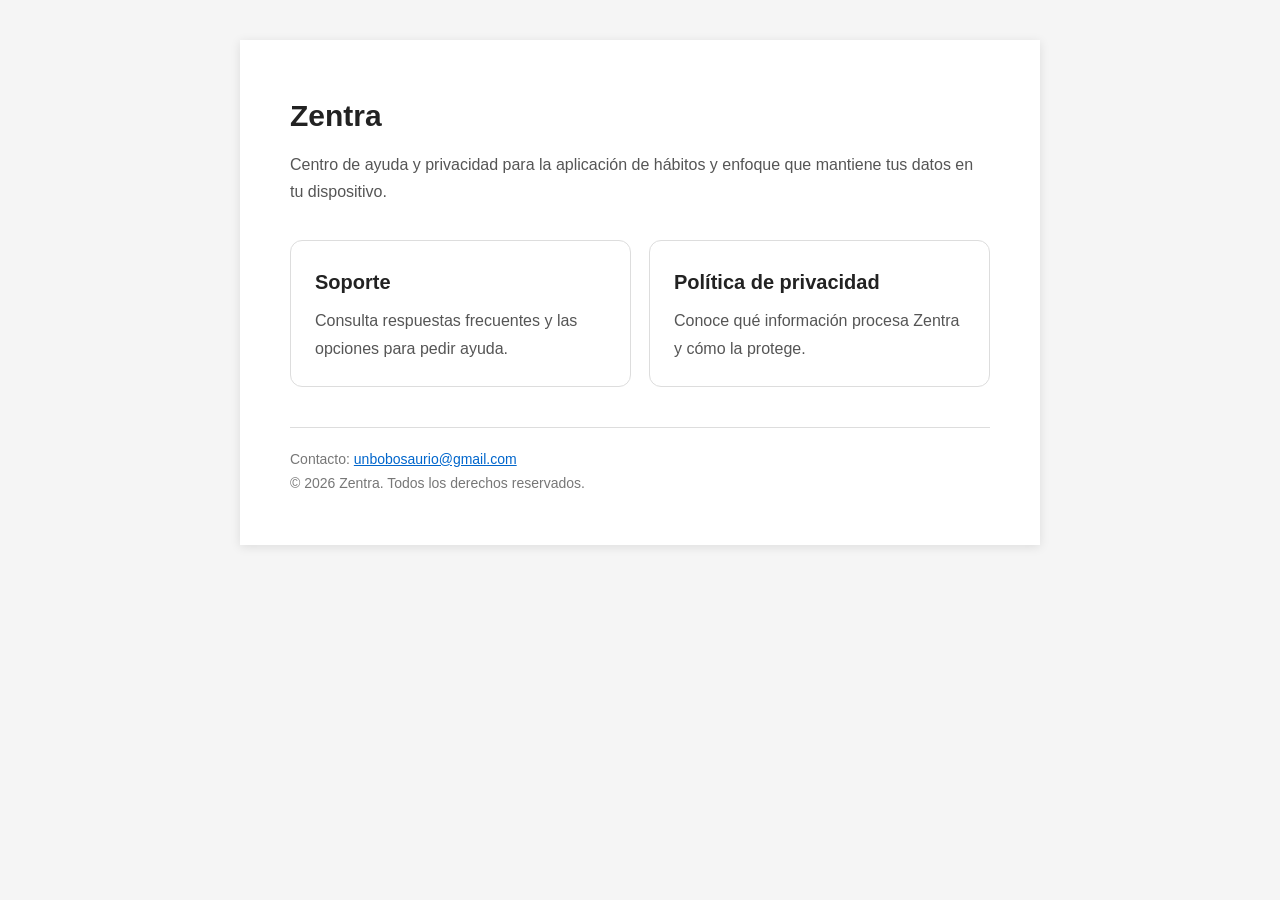
<file: docs/index.html>
<!DOCTYPE html>
<html lang="es">
<head>
    <meta charset="UTF-8">
    <meta name="viewport" content="width=device-width, initial-scale=1.0">
    <meta name="description" content="Centro de ayuda, soporte y privacidad de Zentra.">
    <title>Zentra - Ayuda y privacidad</title>
    <style>
        * {
            box-sizing: border-box;
            margin: 0;
            padding: 0;
        }
        body {
            min-height: 100vh;
            padding: 40px 20px;
            background: #f5f5f5;
            color: #333;
            font-family: -apple-system, BlinkMacSystemFont, "Segoe UI", Roboto, sans-serif;
            line-height: 1.7;
        }
        main {
            max-width: 800px;
            margin: 0 auto;
            padding: 50px;
            background: #fff;
            box-shadow: 0 2px 10px rgba(0, 0, 0, 0.1);
        }
        h1 {
            margin-bottom: 10px;
            color: #222;
            font-size: 30px;
        }
        .intro {
            margin-bottom: 35px;
            color: #555;
        }
        .links {
            display: grid;
            grid-template-columns: repeat(2, minmax(0, 1fr));
            gap: 18px;
        }
        .card {
            display: block;
            padding: 24px;
            border: 1px solid #ddd;
            border-radius: 12px;
            color: inherit;
            text-decoration: none;
        }
        .card:hover,
        .card:focus-visible {
            border-color: #0066cc;
            outline: none;
        }
        .card h2 {
            margin-bottom: 8px;
            color: #222;
            font-size: 20px;
        }
        .card p {
            color: #555;
        }
        footer {
            margin-top: 40px;
            padding-top: 20px;
            border-top: 1px solid #ddd;
            color: #777;
            font-size: 14px;
        }
        footer a {
            color: #0066cc;
        }
        @media (max-width: 600px) {
            main {
                padding: 30px 20px;
            }
            .links {
                grid-template-columns: 1fr;
            }
        }
    </style>
</head>
<body>
    <main>
        <h1>Zentra</h1>
        <p class="intro">
            Centro de ayuda y privacidad para la aplicación de hábitos y enfoque
            que mantiene tus datos en tu dispositivo.
        </p>

        <div class="links">
            <a class="card" href="support.html">
                <h2>Soporte</h2>
                <p>Consulta respuestas frecuentes y las opciones para pedir ayuda.</p>
            </a>
            <a class="card" href="privacy-policy.html">
                <h2>Política de privacidad</h2>
                <p>Conoce qué información procesa Zentra y cómo la protege.</p>
            </a>
        </div>

        <footer>
            <p>
                Contacto:
                <a href="mailto:unbobosaurio@gmail.com">unbobosaurio@gmail.com</a>
            </p>
            <p>© 2026 Zentra. Todos los derechos reservados.</p>
        </footer>
    </main>
</body>
</html>
</file>
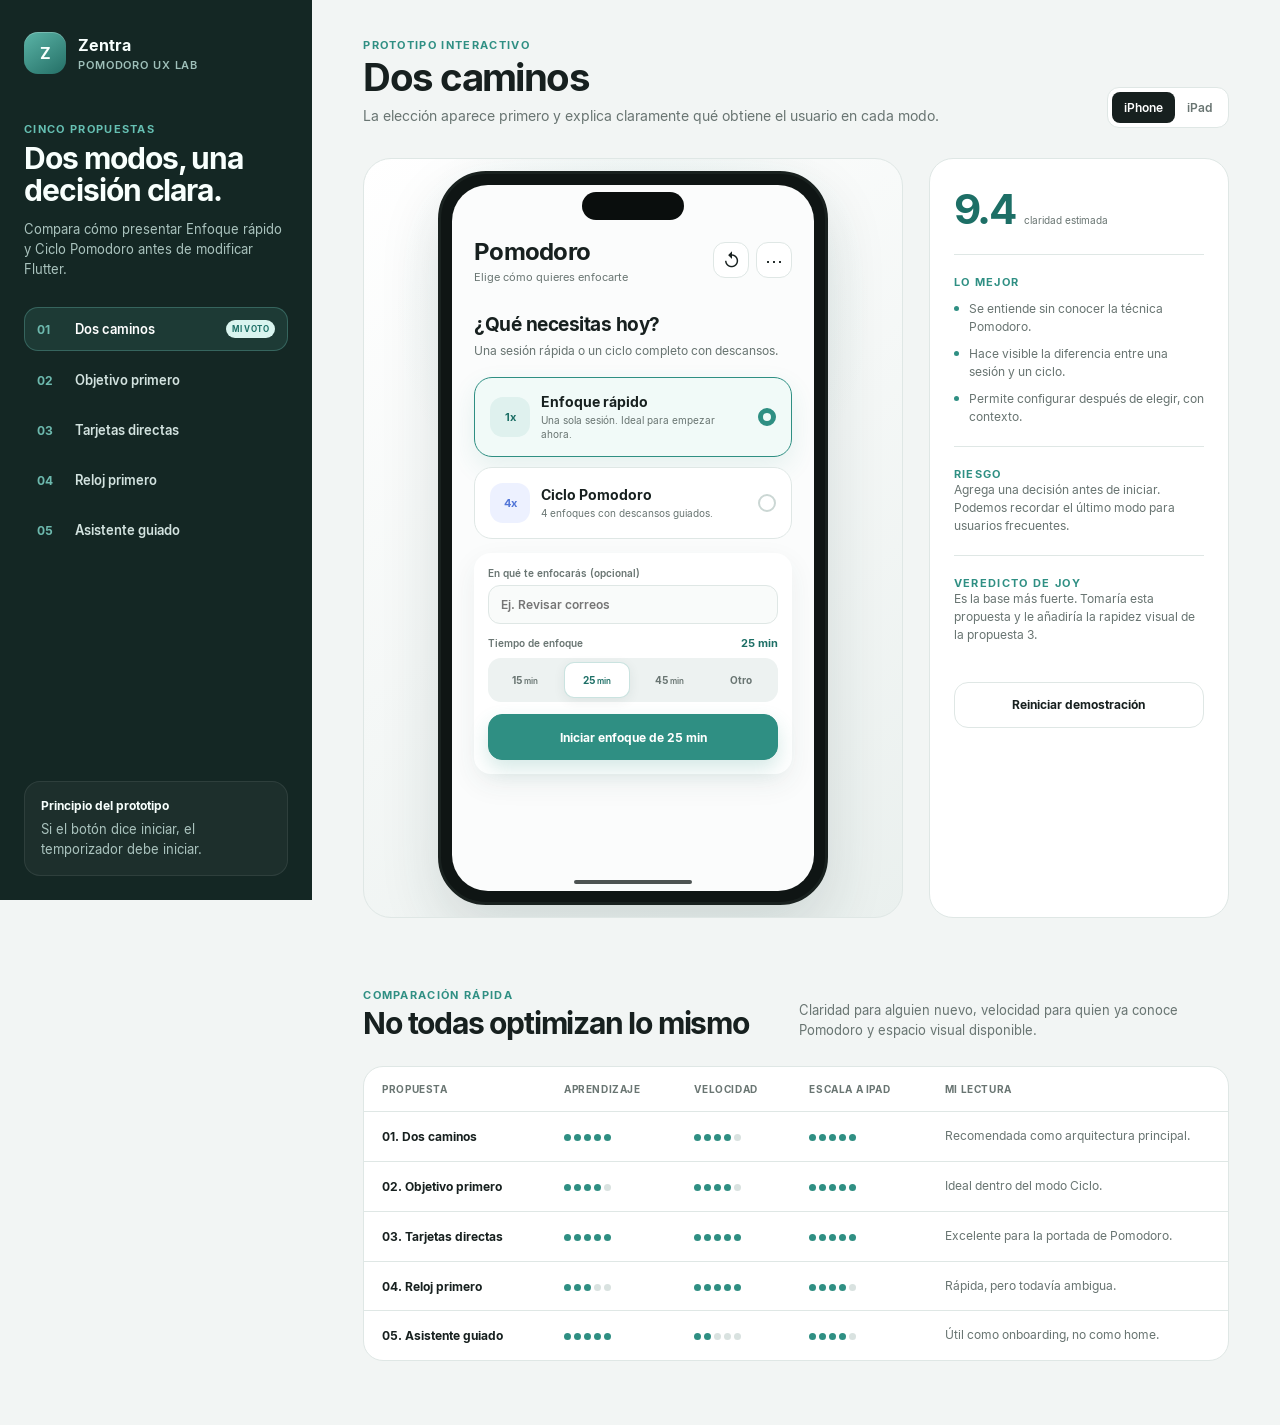
<file: design/pomodoro-ux-lab/index.html>
<!doctype html>
<html lang="es">
  <head>
    <meta charset="utf-8" />
    <meta name="viewport" content="width=device-width, initial-scale=1" />
    <meta
      name="description"
      content="Laboratorio local de propuestas UX para el temporizador Pomodoro de Zentra."
    />
    <title>Zentra Pomodoro UX Lab</title>
    <link rel="stylesheet" href="./styles.css" />
  </head>
  <body>
    <div class="app-shell">
      <aside class="sidebar">
        <div class="brand">
          <span class="brand-mark" aria-hidden="true">Z</span>
          <div>
            <span>Zentra</span>
            <small>Pomodoro UX Lab</small>
          </div>
        </div>

        <div class="sidebar-copy">
          <p class="eyebrow">Cinco propuestas</p>
          <h1>Dos modos, una decisión clara.</h1>
          <p>
            Compara cómo presentar Enfoque rápido y Ciclo Pomodoro antes de
            modificar Flutter.
          </p>
        </div>

        <nav id="variant-nav" class="variant-nav" aria-label="Propuestas UX"></nav>

        <div class="sidebar-note">
          <strong>Principio del prototipo</strong>
          <p>Si el botón dice iniciar, el temporizador debe iniciar.</p>
        </div>
      </aside>

      <main class="workspace">
        <header class="workspace-header">
          <div>
            <p class="eyebrow">Prototipo interactivo</p>
            <h2 id="proposal-title">Propuesta</h2>
            <p id="proposal-subtitle" class="proposal-subtitle"></p>
          </div>

          <div class="viewport-switcher" aria-label="Vista del dispositivo">
            <button class="viewport-button active" data-viewport="phone" type="button">
              iPhone
            </button>
            <button class="viewport-button" data-viewport="tablet" type="button">
              iPad
            </button>
          </div>
        </header>

        <section class="prototype-grid">
          <div class="device-stage" id="device-stage">
            <div class="device phone" id="device">
              <div class="device-speaker" aria-hidden="true"></div>
              <div class="device-screen" id="mockup" aria-live="polite"></div>
              <div class="home-indicator" aria-hidden="true"></div>
            </div>
          </div>

          <aside class="review-panel">
            <div class="review-score">
              <span id="proposal-score">0.0</span>
              <small>claridad estimada</small>
            </div>

            <div class="review-section">
              <p class="eyebrow">Lo mejor</p>
              <ul id="proposal-strengths"></ul>
            </div>

            <div class="review-section">
              <p class="eyebrow">Riesgo</p>
              <p id="proposal-risk"></p>
            </div>

            <div class="review-section verdict">
              <p class="eyebrow">Veredicto de Joy</p>
              <p id="proposal-verdict"></p>
            </div>

            <button class="secondary-action full" id="reset-demo" type="button">
              Reiniciar demostración
            </button>
          </aside>
        </section>

        <section class="comparison">
          <div class="section-heading">
            <div>
              <p class="eyebrow">Comparación rápida</p>
              <h2>No todas optimizan lo mismo</h2>
            </div>
            <p>
              Claridad para alguien nuevo, velocidad para quien ya conoce
              Pomodoro y espacio visual disponible.
            </p>
          </div>

          <div class="comparison-table-wrap">
            <table>
              <thead>
                <tr>
                  <th>Propuesta</th>
                  <th>Aprendizaje</th>
                  <th>Velocidad</th>
                  <th>Escala a iPad</th>
                  <th>Mi lectura</th>
                </tr>
              </thead>
              <tbody id="comparison-body"></tbody>
            </table>
          </div>
        </section>
      </main>
    </div>

    <dialog id="settings-dialog" class="settings-dialog">
      <form method="dialog">
        <div class="dialog-header">
          <div>
            <p class="eyebrow">Personalizar</p>
            <h2>Tiempos del modo</h2>
          </div>
          <button class="icon-button" value="cancel" aria-label="Cerrar" type="submit">
            <span aria-hidden="true">×</span>
          </button>
        </div>

        <label class="duration-control">
          <span>
            <strong>Enfoque</strong>
            <output id="focus-output">25 min</output>
          </span>
          <input id="focus-range" type="range" min="5" max="60" step="5" value="25" />
        </label>

        <div id="cycle-settings">
          <label class="duration-control">
            <span>
              <strong>Descanso corto</strong>
              <output id="short-output">5 min</output>
            </span>
            <input id="short-range" type="range" min="1" max="15" value="5" />
          </label>

          <label class="duration-control">
            <span>
              <strong>Descanso largo</strong>
              <output id="long-output">15 min</output>
            </span>
            <input id="long-range" type="range" min="5" max="30" step="5" value="15" />
          </label>

          <label class="duration-control">
            <span>
              <strong>Sesiones de enfoque</strong>
              <output id="cycles-output">4 sesiones</output>
            </span>
            <input id="cycles-range" type="range" min="2" max="8" value="4" />
          </label>
        </div>

        <button class="primary-action full" id="save-settings" value="default" type="submit">
          Guardar configuración
        </button>
      </form>
    </dialog>

    <script src="./app.js"></script>
  </body>
</html>
</file>
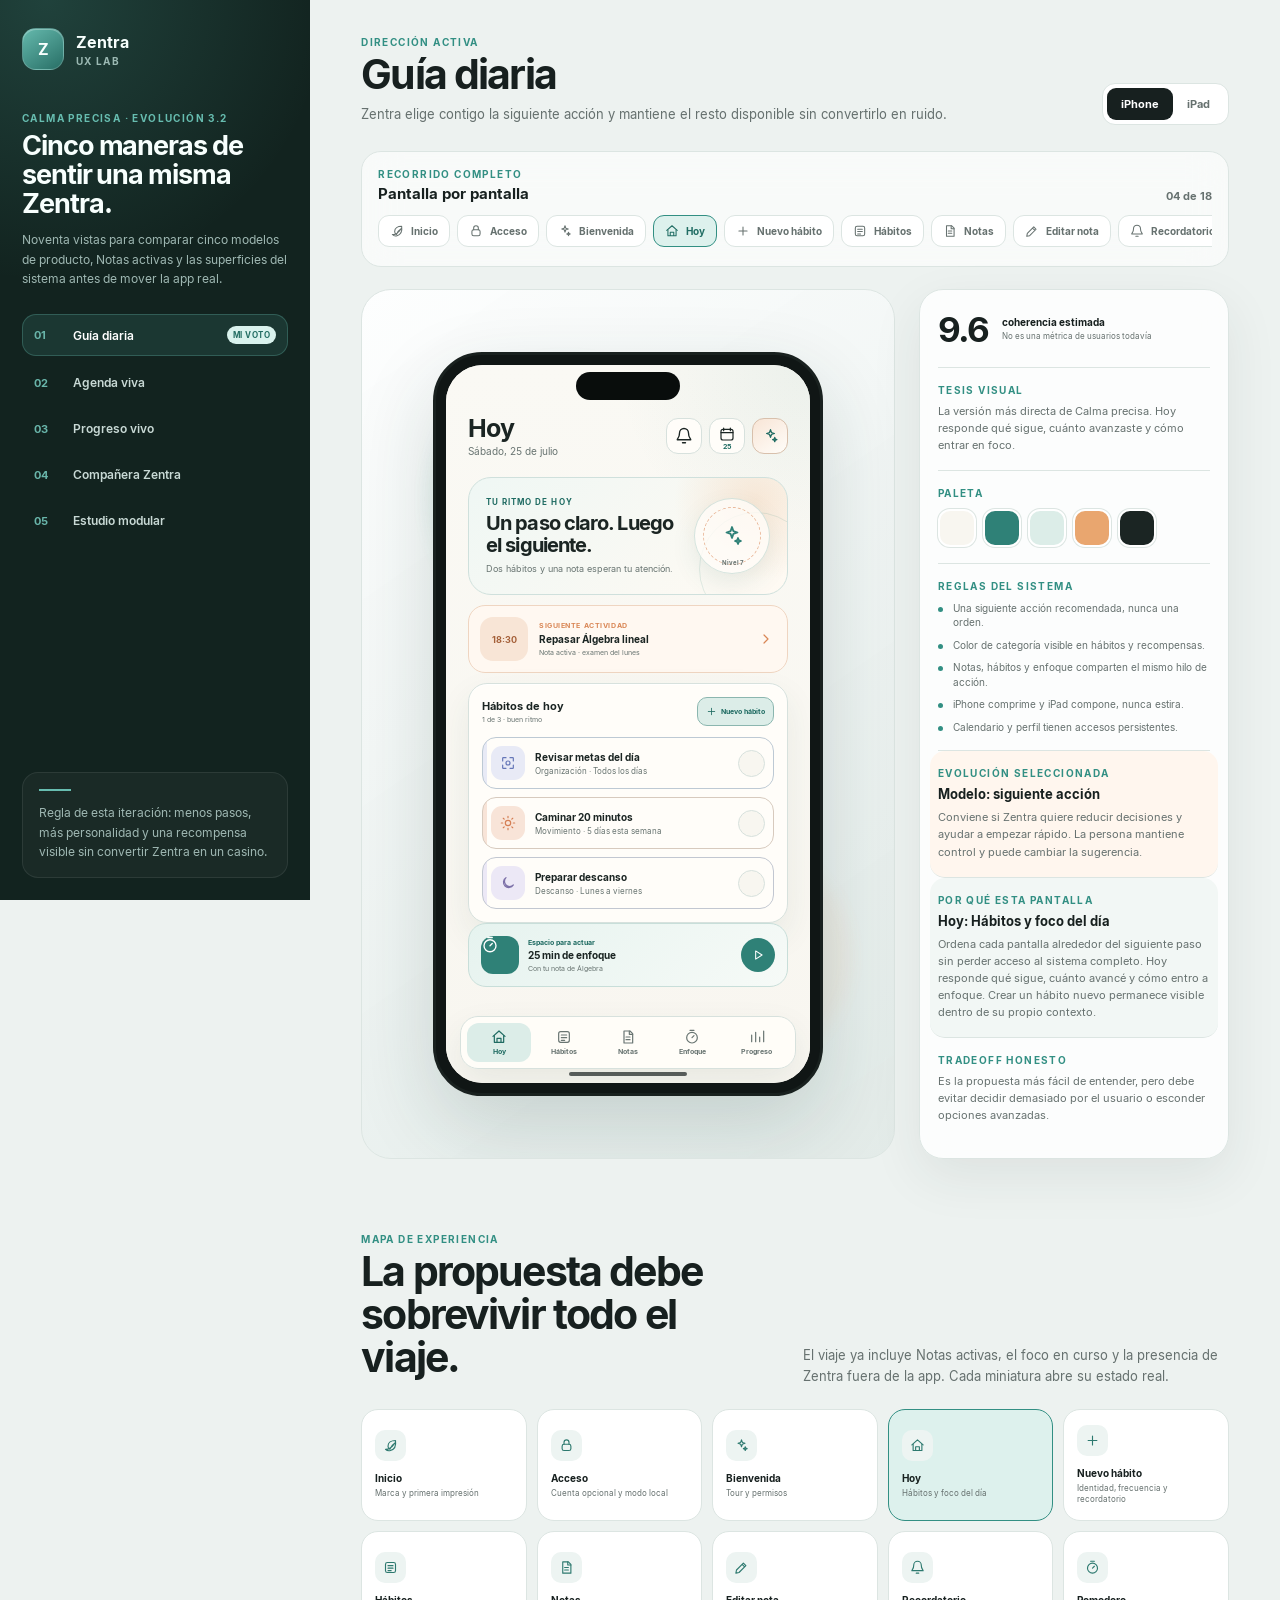
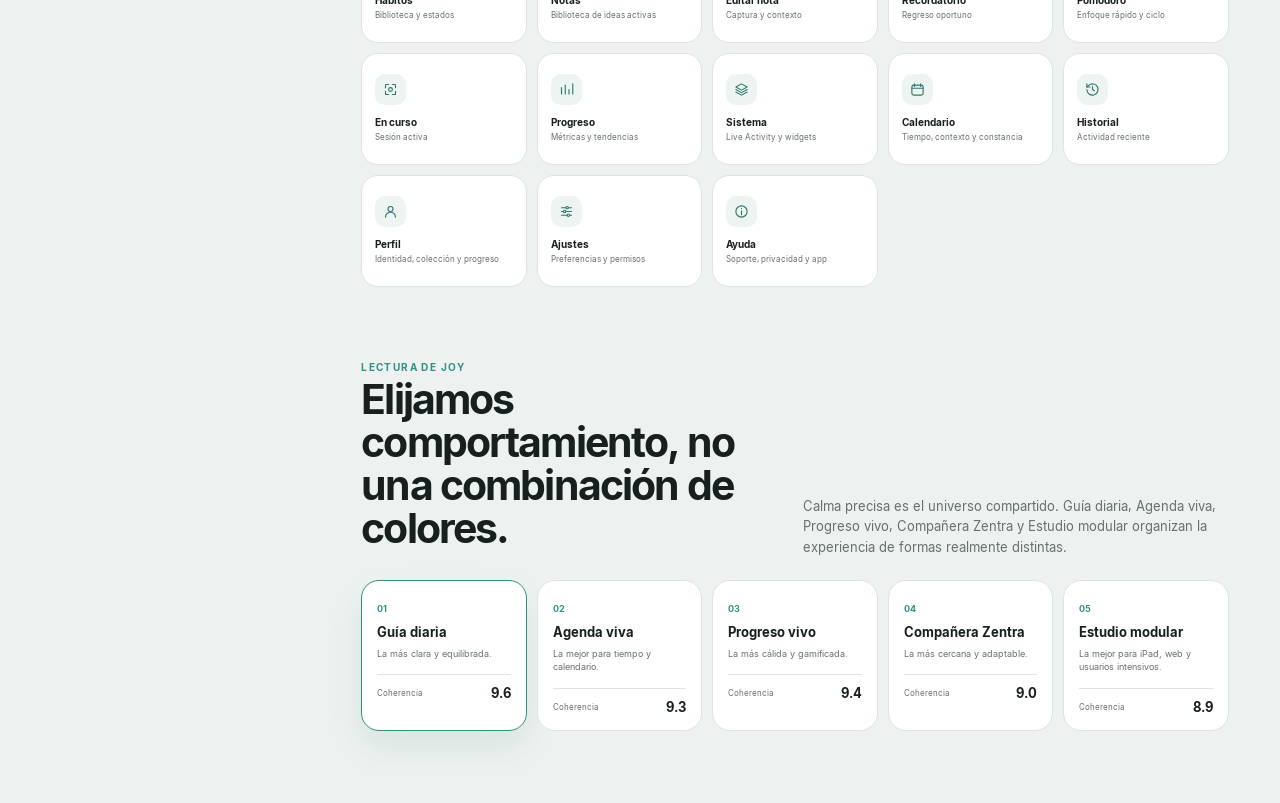
<file: design/zentra-ux-lab/index.html>
<!doctype html>
<html lang="es">
  <head>
    <meta charset="utf-8" />
    <meta name="viewport" content="width=device-width, initial-scale=1" />
    <meta
      name="description"
      content="Laboratorio interactivo de Calma precisa y las cinco direcciones UX de Zentra."
    />
    <title>Zentra UX Lab</title>
    <link rel="stylesheet" href="./styles.css" />
  </head>
  <body>
    <div class="lab-shell">
      <aside class="lab-sidebar">
        <a class="brand" href="#top" aria-label="Zentra UX Lab">
          <span class="brand-mark">Z</span>
          <span>
            <strong>Zentra</strong>
            <small>UX Lab</small>
          </span>
        </a>

        <div class="sidebar-intro">
          <p class="eyebrow">Calma precisa · evolución 3.2</p>
          <h1>Cinco maneras de sentir una misma Zentra.</h1>
          <p>
            Noventa vistas para comparar cinco modelos de producto, Notas
            activas y las superficies del sistema antes de mover la app real.
          </p>
        </div>

        <nav
          id="concept-nav"
          class="concept-nav"
          aria-label="Direcciones de diseño"
        ></nav>

        <div class="sidebar-note">
          <span class="note-line"></span>
          <p>
            Regla de esta iteración: menos pasos, más personalidad y una
            recompensa visible sin convertir Zentra en un casino.
          </p>
        </div>
      </aside>

      <main class="lab-main" id="top">
        <header class="lab-header">
          <div>
            <p class="eyebrow">Dirección activa</p>
            <h2 id="concept-title"></h2>
            <p id="concept-tagline" class="concept-tagline"></p>
          </div>
          <div class="viewport-switcher" aria-label="Tamaño de dispositivo">
            <button class="viewport-button active" data-viewport="phone" type="button" aria-pressed="true" aria-current="true">
              iPhone
            </button>
            <button class="viewport-button" data-viewport="tablet" type="button" aria-pressed="false">
              iPad
            </button>
          </div>
        </header>

        <section class="screen-browser" aria-labelledby="screen-browser-title">
          <div class="section-title-row">
            <div>
              <p class="eyebrow">Recorrido completo</p>
              <h3 id="screen-browser-title">Pantalla por pantalla</h3>
            </div>
            <p>
              <span id="screen-count">01</span> de
              <span id="screen-total">18</span>
            </p>
          </div>
          <nav
            id="screen-nav"
            class="screen-nav"
            aria-label="Pantallas de Zentra"
          ></nav>
        </section>

        <section class="studio-grid">
          <div class="device-stage">
            <div class="ambient ambient-one"></div>
            <div class="ambient ambient-two"></div>
            <div class="device phone" id="device">
              <div class="device-camera" aria-hidden="true"></div>
              <div id="mockup" class="device-screen"></div>
              <div class="home-indicator" aria-hidden="true"></div>
            </div>
          </div>

          <aside class="decision-panel">
            <div class="score-card">
              <span id="concept-score"></span>
              <div>
                <strong>coherencia estimada</strong>
                <small>No es una métrica de usuarios todavía</small>
              </div>
            </div>

            <div class="decision-section">
              <p class="eyebrow">Tesis visual</p>
              <p id="concept-thesis"></p>
            </div>

            <div class="decision-section">
              <p class="eyebrow">Paleta</p>
              <div id="palette" class="palette"></div>
            </div>

            <div class="decision-section">
              <p class="eyebrow">Reglas del sistema</p>
              <ul id="concept-principles"></ul>
            </div>

            <div class="decision-section evolution-section">
              <p class="eyebrow">Evolución seleccionada</p>
              <h3 id="concept-evolution-title"></h3>
              <p id="concept-evolution-copy"></p>
            </div>

            <div class="decision-section screen-decision">
              <p class="eyebrow">Por qué esta pantalla</p>
              <h3 id="screen-decision-title"></h3>
              <p id="screen-decision-copy"></p>
            </div>

            <div class="decision-section tradeoff">
              <p class="eyebrow">Tradeoff honesto</p>
              <p id="concept-tradeoff"></p>
            </div>
          </aside>
        </section>

        <section class="journey-section">
          <div class="section-heading">
            <div>
              <p class="eyebrow">Mapa de experiencia</p>
              <h2>La propuesta debe sobrevivir todo el viaje.</h2>
            </div>
            <p>
              El viaje ya incluye Notas activas, el foco en curso y la presencia
              de Zentra fuera de la app. Cada miniatura abre su estado real.
            </p>
          </div>
          <div id="journey-grid" class="journey-grid"></div>
        </section>

        <section class="comparison-section">
          <div class="section-heading">
            <div>
              <p class="eyebrow">Lectura de Joy</p>
              <h2>Elijamos comportamiento, no una combinación de colores.</h2>
            </div>
            <p>
              Calma precisa es el universo compartido. Guía diaria, Agenda viva,
              Progreso vivo, Compañera Zentra y Estudio modular organizan la
              experiencia de formas realmente distintas.
            </p>
          </div>
          <div class="comparison-grid" id="comparison-grid"></div>
        </section>
      </main>
    </div>

    <div class="dial-layer" id="dial-layer" hidden>
      <button
        class="dial-backdrop"
        data-action="close-dial"
        type="button"
        aria-label="Cerrar selector"
      ></button>
      <section class="dial-sheet" role="dialog" aria-modal="true" aria-labelledby="dial-title">
        <div class="dial-sheet-header">
          <div>
            <p class="eyebrow">Duración personalizada</p>
            <h2 id="dial-title">Tiempo de enfoque</h2>
            <p>Gira el dial. El límite por sesión es 60 minutos.</p>
          </div>
          <button class="icon-button" data-action="close-dial" type="button" aria-label="Cerrar">
            <span aria-hidden="true">×</span>
          </button>
        </div>
        <div class="rotary-wrap">
          <div class="rotary-dial" id="rotary-dial">
            <span class="dial-pointer"></span>
            <span id="dial-value" class="dial-value">25</span>
            <small>minutos</small>
          </div>
        </div>
        <label class="range-label">
          <span>5 min</span>
          <input id="minute-range" type="range" min="5" max="60" value="25" />
          <span>60 min</span>
        </label>
        <button class="primary-button full" data-action="apply-dial" type="button">
          Usar <span id="dial-action-value">25</span> minutos
        </button>
      </section>
    </div>

    <script src="./app.js"></script>
  </body>
</html>
</file>
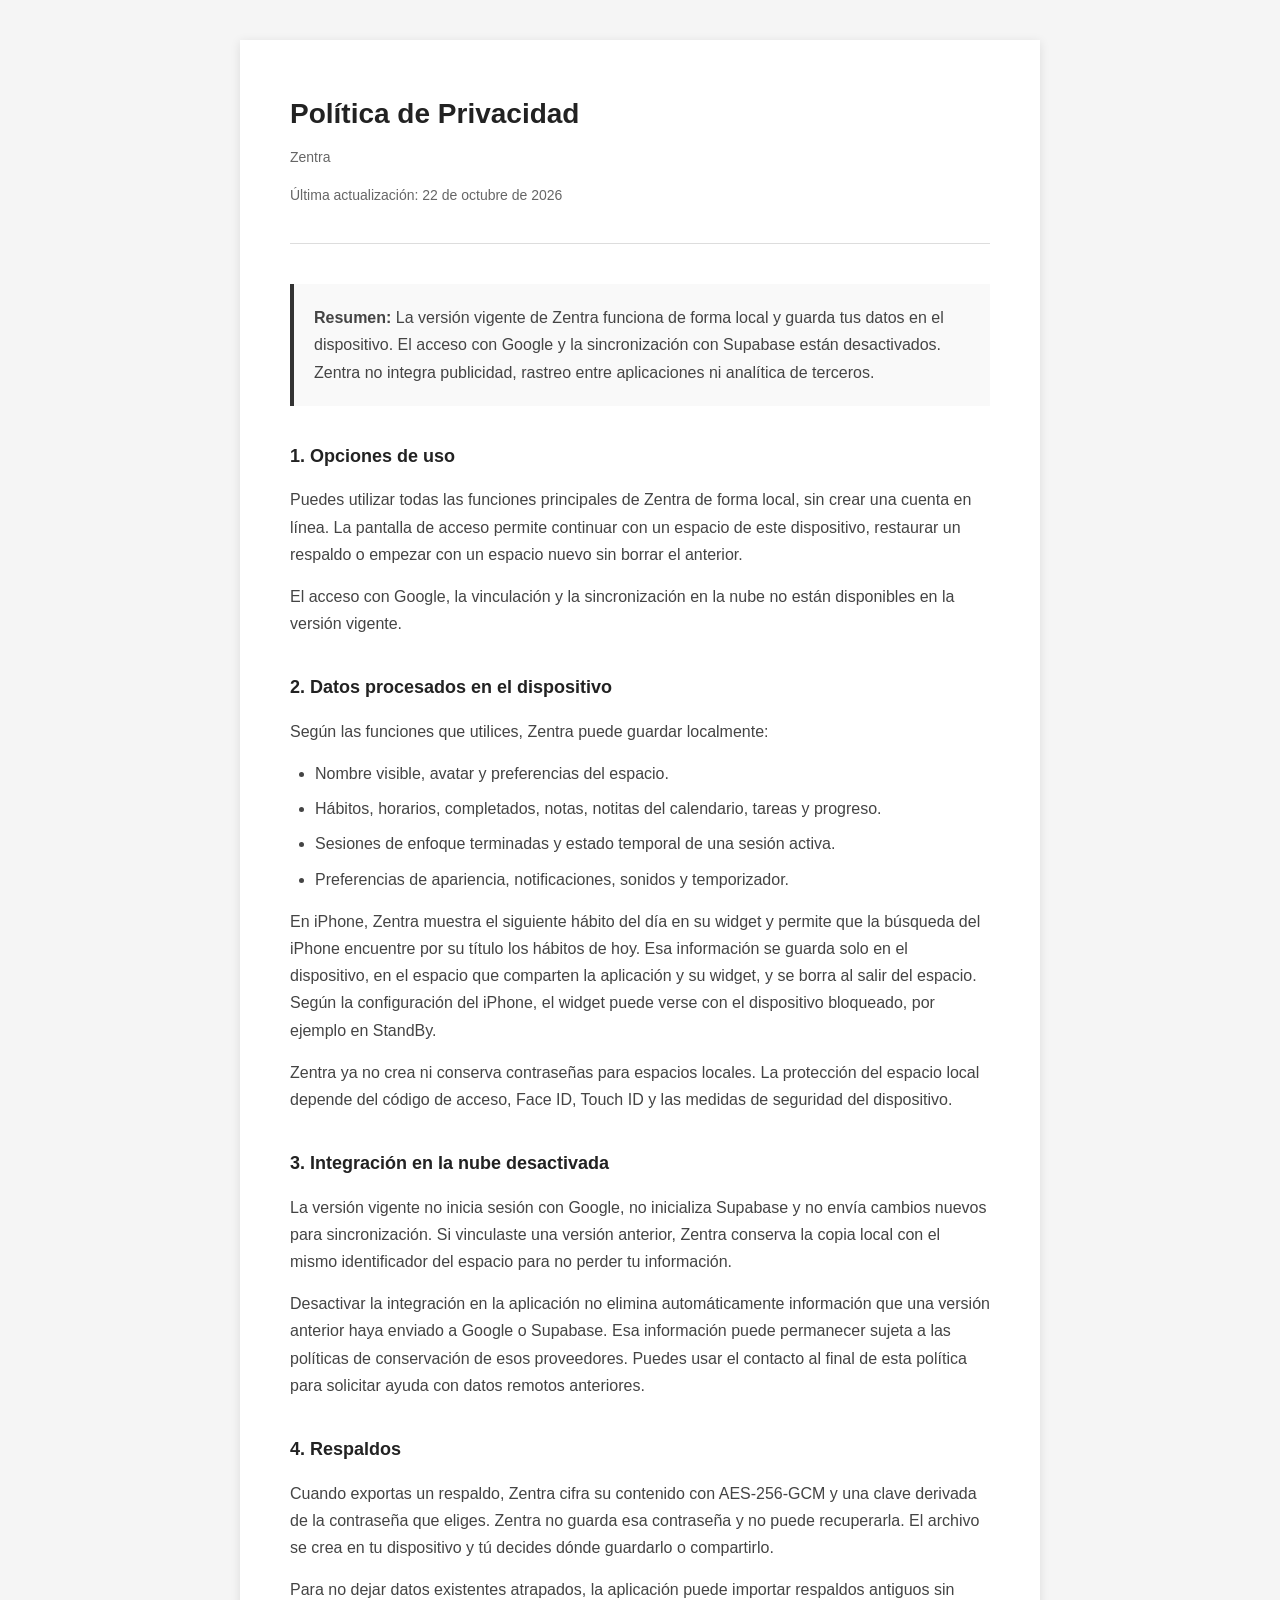
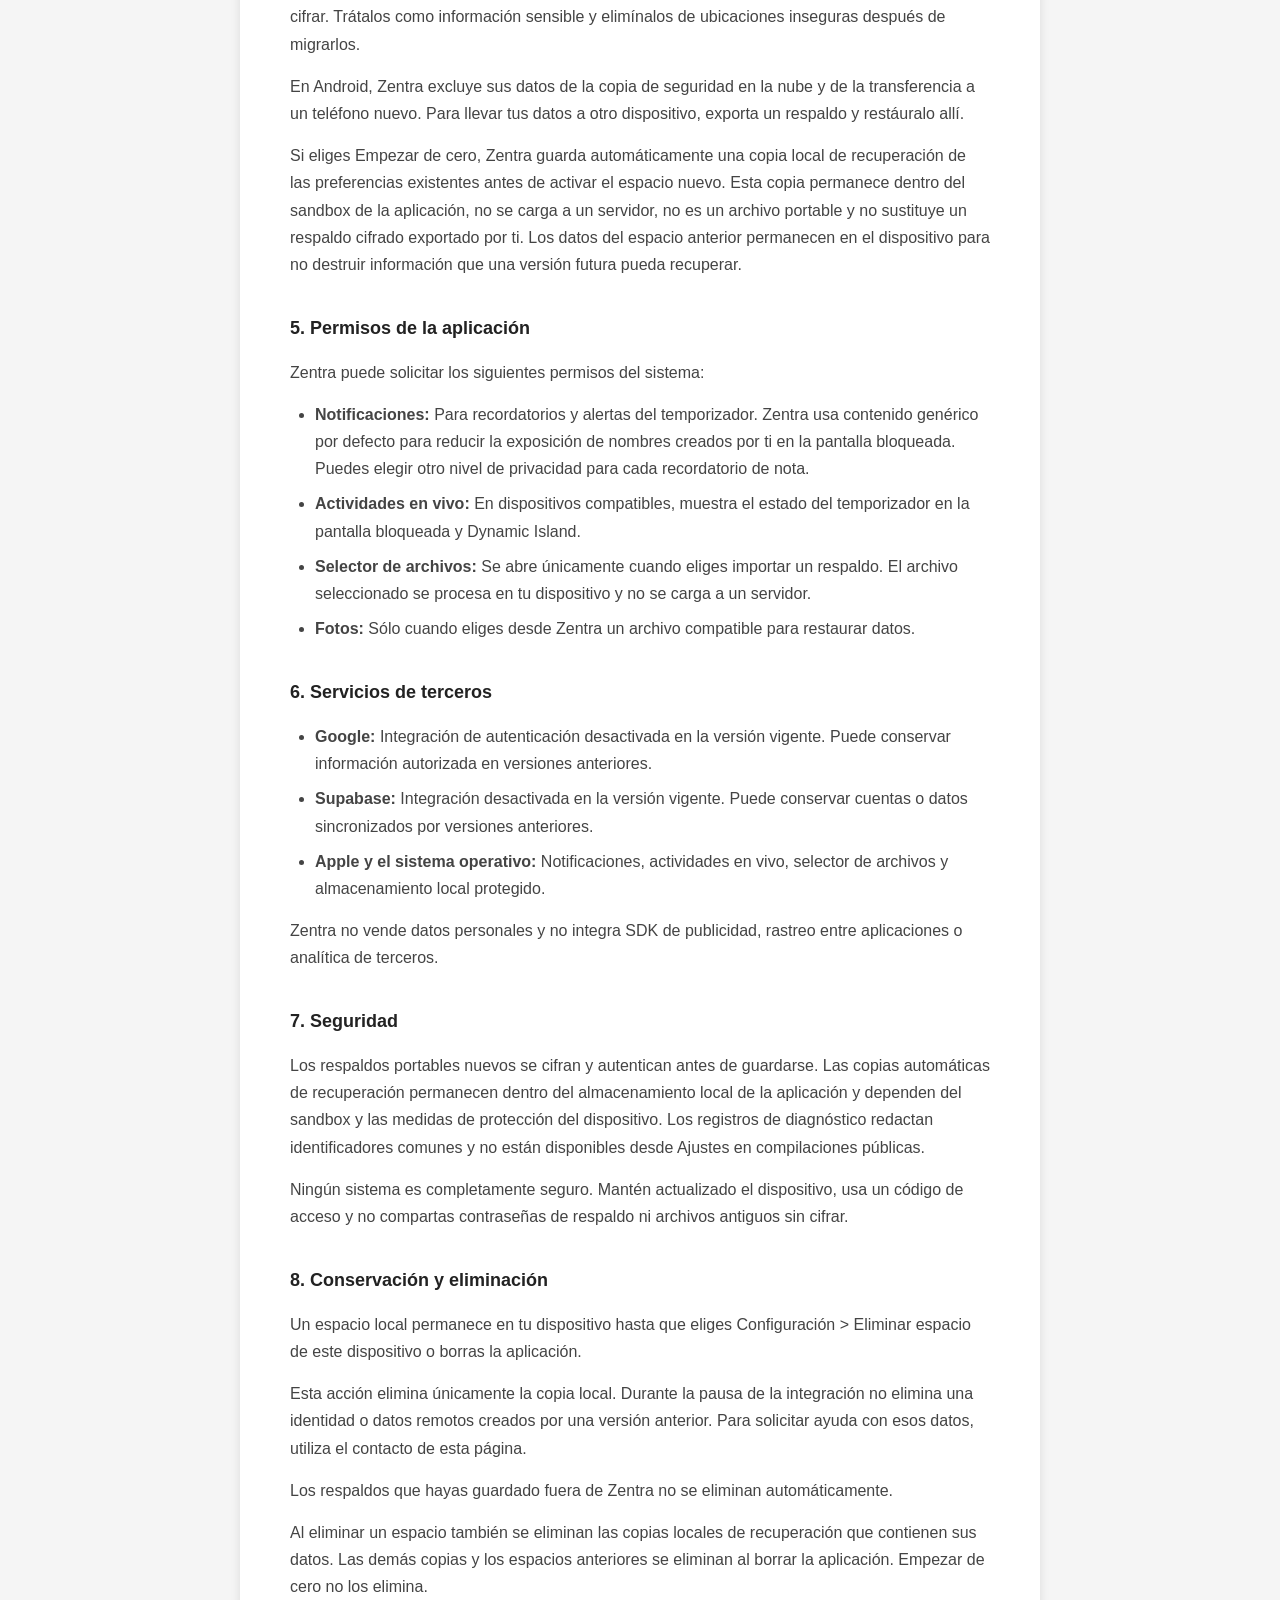
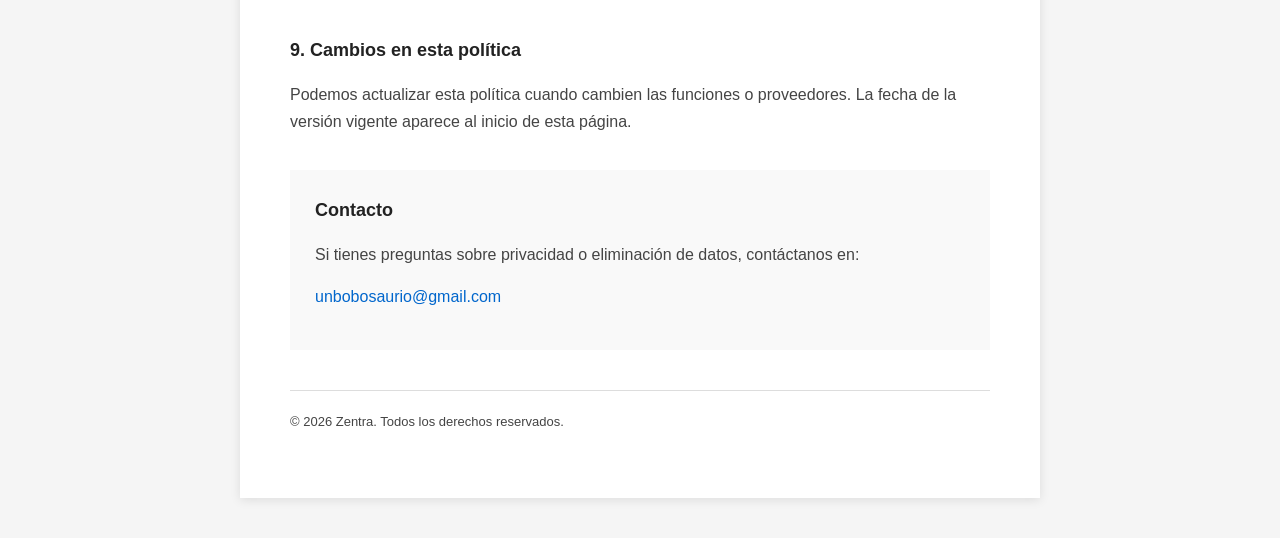
<file: docs/privacy-policy.html>
<!DOCTYPE html>
<html lang="es">
<head>
    <meta charset="UTF-8">
    <meta name="viewport" content="width=device-width, initial-scale=1.0">
    <title>Política de Privacidad - Zentra</title>
    <style>
        * {
            margin: 0;
            padding: 0;
            box-sizing: border-box;
        }
        body {
            font-family: -apple-system, BlinkMacSystemFont, 'Segoe UI', Roboto, Oxygen, Ubuntu, sans-serif;
            line-height: 1.7;
            color: #333;
            background: #f5f5f5;
            min-height: 100vh;
            padding: 40px 20px;
        }
        .container {
            max-width: 800px;
            margin: 0 auto;
            background: white;
            padding: 50px;
            box-shadow: 0 2px 10px rgba(0,0,0,0.1);
        }
        .header {
            margin-bottom: 40px;
            padding-bottom: 20px;
            border-bottom: 1px solid #ddd;
        }
        h1 {
            color: #222;
            font-size: 28px;
            font-weight: 600;
            margin-bottom: 8px;
        }
        .subtitle {
            color: #666;
            font-size: 14px;
        }
        h2 {
            color: #222;
            font-size: 18px;
            font-weight: 600;
            margin-top: 35px;
            margin-bottom: 15px;
        }
        p {
            margin-bottom: 15px;
            color: #444;
        }
        ul {
            margin-bottom: 15px;
            padding-left: 25px;
        }
        li {
            margin-bottom: 8px;
            color: #444;
        }
        .summary {
            background: #f9f9f9;
            border-left: 4px solid #333;
            padding: 20px;
            margin: 25px 0;
        }
        .summary p {
            margin: 0;
        }
        .contact {
            background: #f9f9f9;
            padding: 25px;
            margin-top: 35px;
        }
        .contact h2 {
            margin-top: 0;
        }
        .contact a {
            color: #0066cc;
            text-decoration: none;
        }
        .contact a:hover {
            text-decoration: underline;
        }
        .footer {
            margin-top: 40px;
            padding-top: 20px;
            border-top: 1px solid #ddd;
            color: #888;
            font-size: 13px;
        }
        @media (max-width: 600px) {
            .container {
                padding: 30px 20px;
            }
            h1 {
                font-size: 24px;
            }
        }
    </style>
</head>
<body>
    <div class="container">
        <div class="header">
            <h1>Política de Privacidad</h1>
            <p class="subtitle">Zentra</p>
            <p class="subtitle">Última actualización: 22 de octubre de 2026</p>
        </div>

        <div class="summary">
            <p><strong>Resumen:</strong> La versión vigente de Zentra funciona de forma local y guarda tus datos en el dispositivo. El acceso con Google y la sincronización con Supabase están desactivados. Zentra no integra publicidad, rastreo entre aplicaciones ni analítica de terceros.</p>
        </div>

        <h2>1. Opciones de uso</h2>
        <p>Puedes utilizar todas las funciones principales de Zentra de forma local, sin crear una cuenta en línea. La pantalla de acceso permite continuar con un espacio de este dispositivo, restaurar un respaldo o empezar con un espacio nuevo sin borrar el anterior.</p>
        <p>El acceso con Google, la vinculación y la sincronización en la nube no están disponibles en la versión vigente.</p>

        <h2>2. Datos procesados en el dispositivo</h2>
        <p>Según las funciones que utilices, Zentra puede guardar localmente:</p>
        <ul>
            <li>Nombre visible, avatar y preferencias del espacio.</li>
            <li>Hábitos, horarios, completados, notas, notitas del calendario, tareas y progreso.</li>
            <li>Sesiones de enfoque terminadas y estado temporal de una sesión activa.</li>
            <li>Preferencias de apariencia, notificaciones, sonidos y temporizador.</li>
        </ul>
        <p>En iPhone, Zentra muestra el siguiente hábito del día en su widget y permite que la búsqueda del iPhone encuentre por su título los hábitos de hoy. Esa información se guarda solo en el dispositivo, en el espacio que comparten la aplicación y su widget, y se borra al salir del espacio. Según la configuración del iPhone, el widget puede verse con el dispositivo bloqueado, por ejemplo en StandBy.</p>
        <p>Zentra ya no crea ni conserva contraseñas para espacios locales. La protección del espacio local depende del código de acceso, Face ID, Touch ID y las medidas de seguridad del dispositivo.</p>

        <h2>3. Integración en la nube desactivada</h2>
        <p>La versión vigente no inicia sesión con Google, no inicializa Supabase y no envía cambios nuevos para sincronización. Si vinculaste una versión anterior, Zentra conserva la copia local con el mismo identificador del espacio para no perder tu información.</p>
        <p>Desactivar la integración en la aplicación no elimina automáticamente información que una versión anterior haya enviado a Google o Supabase. Esa información puede permanecer sujeta a las políticas de conservación de esos proveedores. Puedes usar el contacto al final de esta política para solicitar ayuda con datos remotos anteriores.</p>

        <h2>4. Respaldos</h2>
        <p>Cuando exportas un respaldo, Zentra cifra su contenido con AES-256-GCM y una clave derivada de la contraseña que eliges. Zentra no guarda esa contraseña y no puede recuperarla. El archivo se crea en tu dispositivo y tú decides dónde guardarlo o compartirlo.</p>
        <p>Para no dejar datos existentes atrapados, la aplicación puede importar respaldos antiguos sin cifrar. Trátalos como información sensible y elimínalos de ubicaciones inseguras después de migrarlos.</p>
        <p>En Android, Zentra excluye sus datos de la copia de seguridad en la nube y de la transferencia a un teléfono nuevo. Para llevar tus datos a otro dispositivo, exporta un respaldo y restáuralo allí.</p>
        <p>Si eliges Empezar de cero, Zentra guarda automáticamente una copia local de recuperación de las preferencias existentes antes de activar el espacio nuevo. Esta copia permanece dentro del sandbox de la aplicación, no se carga a un servidor, no es un archivo portable y no sustituye un respaldo cifrado exportado por ti. Los datos del espacio anterior permanecen en el dispositivo para no destruir información que una versión futura pueda recuperar.</p>

        <h2>5. Permisos de la aplicación</h2>
        <p>Zentra puede solicitar los siguientes permisos del sistema:</p>
        <ul>
            <li><strong>Notificaciones:</strong> Para recordatorios y alertas del temporizador. Zentra usa contenido genérico por defecto para reducir la exposición de nombres creados por ti en la pantalla bloqueada. Puedes elegir otro nivel de privacidad para cada recordatorio de nota.</li>
            <li><strong>Actividades en vivo:</strong> En dispositivos compatibles, muestra el estado del temporizador en la pantalla bloqueada y Dynamic Island.</li>
            <li><strong>Selector de archivos:</strong> Se abre únicamente cuando eliges importar un respaldo. El archivo seleccionado se procesa en tu dispositivo y no se carga a un servidor.</li>
            <li><strong>Fotos:</strong> Sólo cuando eliges desde Zentra un archivo compatible para restaurar datos.</li>
        </ul>

        <h2>6. Servicios de terceros</h2>
        <ul>
            <li><strong>Google:</strong> Integración de autenticación desactivada en la versión vigente. Puede conservar información autorizada en versiones anteriores.</li>
            <li><strong>Supabase:</strong> Integración desactivada en la versión vigente. Puede conservar cuentas o datos sincronizados por versiones anteriores.</li>
            <li><strong>Apple y el sistema operativo:</strong> Notificaciones, actividades en vivo, selector de archivos y almacenamiento local protegido.</li>
        </ul>
        <p>Zentra no vende datos personales y no integra SDK de publicidad, rastreo entre aplicaciones o analítica de terceros.</p>

        <h2>7. Seguridad</h2>
        <p>Los respaldos portables nuevos se cifran y autentican antes de guardarse. Las copias automáticas de recuperación permanecen dentro del almacenamiento local de la aplicación y dependen del sandbox y las medidas de protección del dispositivo. Los registros de diagnóstico redactan identificadores comunes y no están disponibles desde Ajustes en compilaciones públicas.</p>
        <p>Ningún sistema es completamente seguro. Mantén actualizado el dispositivo, usa un código de acceso y no compartas contraseñas de respaldo ni archivos antiguos sin cifrar.</p>

        <h2>8. Conservación y eliminación</h2>
        <p>Un espacio local permanece en tu dispositivo hasta que eliges Configuración &gt; Eliminar espacio de este dispositivo o borras la aplicación.</p>
        <p>Esta acción elimina únicamente la copia local. Durante la pausa de la integración no elimina una identidad o datos remotos creados por una versión anterior. Para solicitar ayuda con esos datos, utiliza el contacto de esta página.</p>
        <p>Los respaldos que hayas guardado fuera de Zentra no se eliminan automáticamente.</p>
        <p>Al eliminar un espacio también se eliminan las copias locales de recuperación que contienen sus datos. Las demás copias y los espacios anteriores se eliminan al borrar la aplicación. Empezar de cero no los elimina.</p>

        <h2>9. Cambios en esta política</h2>
        <p>Podemos actualizar esta política cuando cambien las funciones o proveedores. La fecha de la versión vigente aparece al inicio de esta página.</p>

        <div class="contact">
            <h2>Contacto</h2>
            <p>Si tienes preguntas sobre privacidad o eliminación de datos, contáctanos en:</p>
            <p><a href="mailto:unbobosaurio@gmail.com">unbobosaurio@gmail.com</a></p>
        </div>

        <div class="footer">
            <p>© 2026 Zentra. Todos los derechos reservados.</p>
        </div>
    </div>
</body>
</html>
</file>
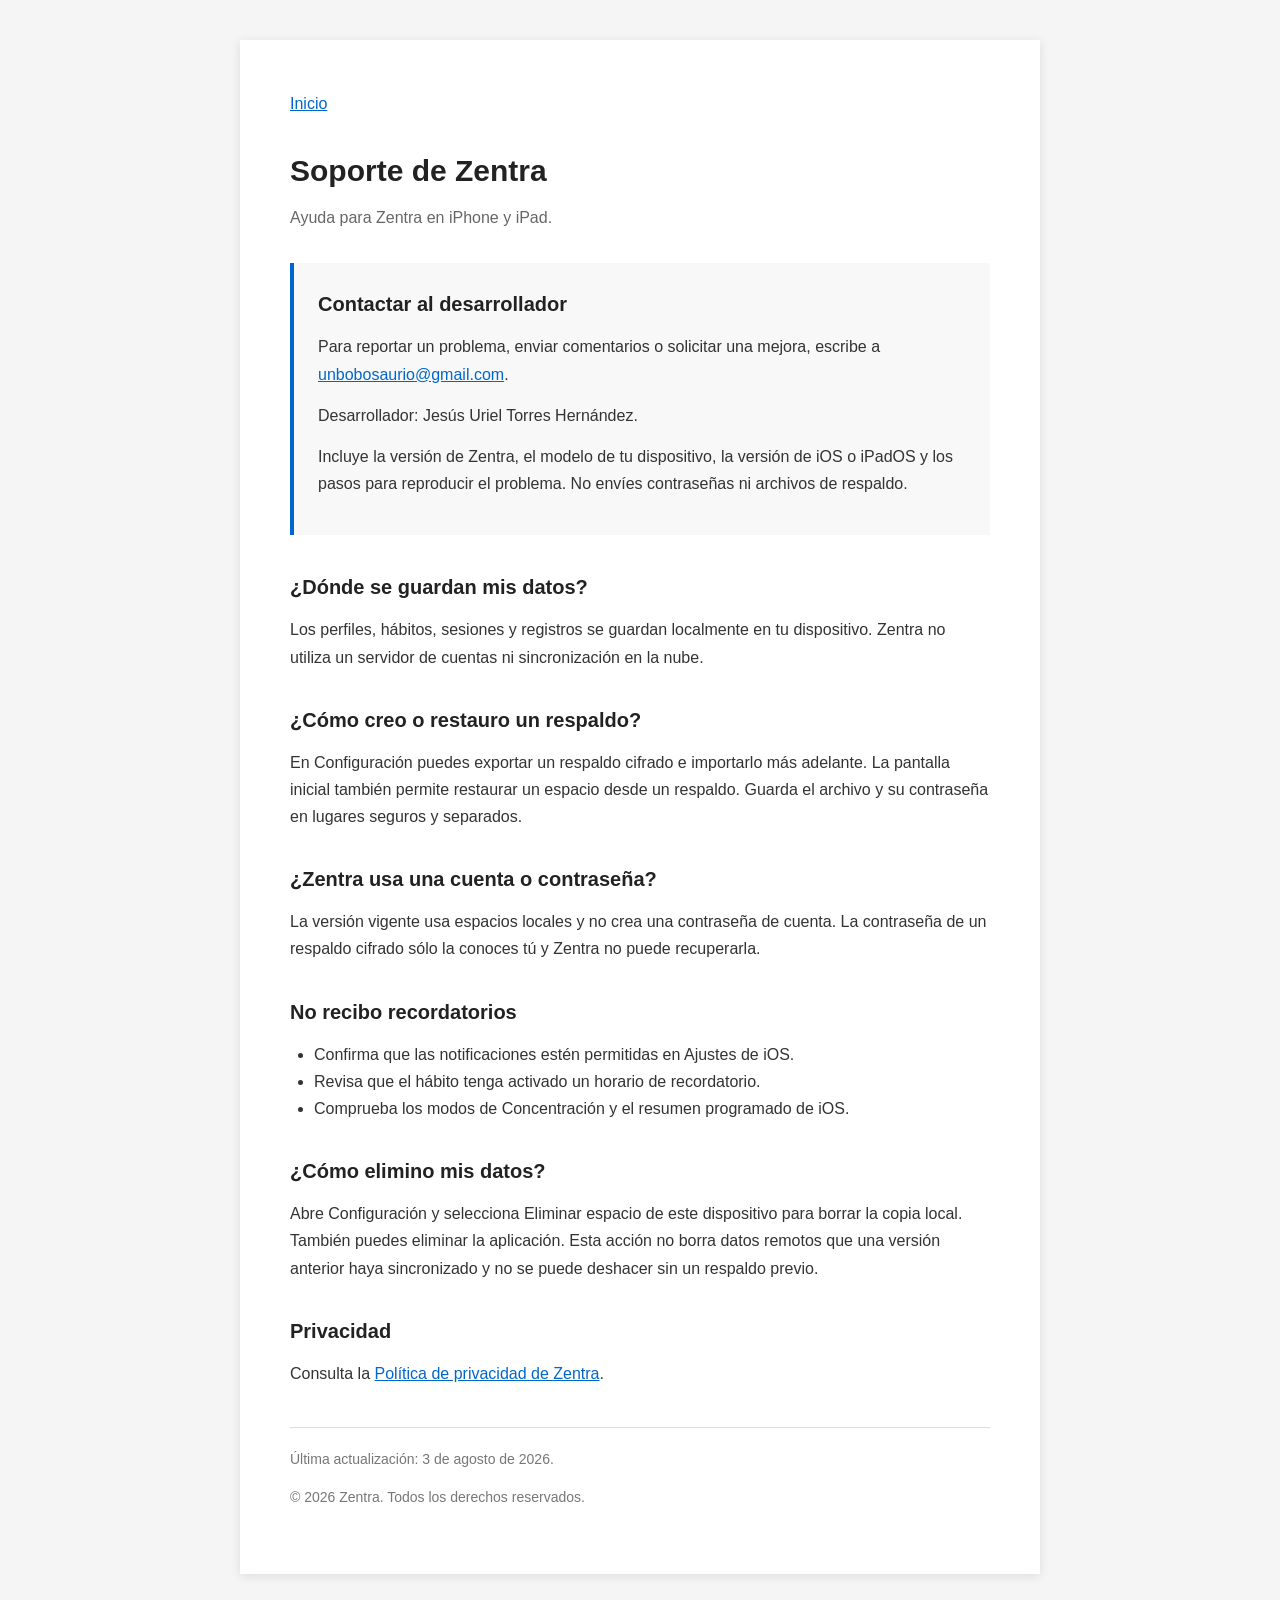
<file: docs/support.html>
<!DOCTYPE html>
<html lang="es">
<head>
    <meta charset="UTF-8">
    <meta name="viewport" content="width=device-width, initial-scale=1.0">
    <meta name="description" content="Ayuda y soporte para la aplicación Zentra.">
    <title>Soporte - Zentra</title>
    <style>
        * {
            box-sizing: border-box;
            margin: 0;
            padding: 0;
        }
        body {
            min-height: 100vh;
            padding: 40px 20px;
            background: #f5f5f5;
            color: #333;
            font-family: -apple-system, BlinkMacSystemFont, "Segoe UI", Roboto, sans-serif;
            line-height: 1.7;
        }
        main {
            max-width: 800px;
            margin: 0 auto;
            padding: 50px;
            background: #fff;
            box-shadow: 0 2px 10px rgba(0, 0, 0, 0.1);
        }
        nav {
            margin-bottom: 28px;
        }
        nav a,
        main a {
            color: #0066cc;
        }
        h1 {
            margin-bottom: 8px;
            color: #222;
            font-size: 30px;
        }
        .subtitle {
            margin-bottom: 32px;
            color: #666;
        }
        .contact {
            margin-bottom: 35px;
            padding: 24px;
            border-left: 4px solid #0066cc;
            background: #f8f8f8;
        }
        .contact h2 {
            margin-top: 0;
        }
        h2 {
            margin-top: 32px;
            margin-bottom: 12px;
            color: #222;
            font-size: 20px;
        }
        p,
        ul {
            margin-bottom: 14px;
        }
        ul {
            padding-left: 24px;
        }
        footer {
            margin-top: 40px;
            padding-top: 20px;
            border-top: 1px solid #ddd;
            color: #777;
            font-size: 14px;
        }
        @media (max-width: 600px) {
            main {
                padding: 30px 20px;
            }
        }
    </style>
</head>
<body>
    <main>
        <nav><a href="index.html">Inicio</a></nav>

        <h1>Soporte de Zentra</h1>
        <p class="subtitle">Ayuda para Zentra en iPhone y iPad.</p>

        <section class="contact">
            <h2>Contactar al desarrollador</h2>
            <p>
                Para reportar un problema, enviar comentarios o solicitar una
                mejora, escribe a
                <a href="mailto:unbobosaurio@gmail.com">unbobosaurio@gmail.com</a>.
            </p>
            <p>Desarrollador: Jesús Uriel Torres Hernández.</p>
            <p>
                Incluye la versión de Zentra, el modelo de tu dispositivo, la
                versión de iOS o iPadOS y los pasos para reproducir el problema.
                No envíes contraseñas ni archivos de respaldo.
            </p>
        </section>

        <h2>¿Dónde se guardan mis datos?</h2>
        <p>
            Los perfiles, hábitos, sesiones y registros se guardan localmente
            en tu dispositivo. Zentra no utiliza un servidor de cuentas ni
            sincronización en la nube.
        </p>

        <h2>¿Cómo creo o restauro un respaldo?</h2>
        <p>
            En Configuración puedes exportar un respaldo cifrado e importarlo
            más adelante. La pantalla inicial también permite restaurar un
            espacio desde un respaldo. Guarda el archivo y su contraseña en
            lugares seguros y separados.
        </p>

        <h2>¿Zentra usa una cuenta o contraseña?</h2>
        <p>
            La versión vigente usa espacios locales y no crea una contraseña de
            cuenta. La contraseña de un respaldo cifrado sólo la conoces tú y
            Zentra no puede recuperarla.
        </p>

        <h2>No recibo recordatorios</h2>
        <ul>
            <li>Confirma que las notificaciones estén permitidas en Ajustes de iOS.</li>
            <li>Revisa que el hábito tenga activado un horario de recordatorio.</li>
            <li>Comprueba los modos de Concentración y el resumen programado de iOS.</li>
        </ul>

        <h2>¿Cómo elimino mis datos?</h2>
        <p>
            Abre Configuración y selecciona Eliminar espacio de este dispositivo
            para borrar la copia local. También puedes eliminar la aplicación.
            Esta acción no borra datos remotos que una versión anterior haya
            sincronizado y no se puede deshacer sin un respaldo previo.
        </p>

        <h2>Privacidad</h2>
        <p>
            Consulta la
            <a href="privacy-policy.html">Política de privacidad de Zentra</a>.
        </p>

        <footer>
            <p>Última actualización: 3 de agosto de 2026.</p>
            <p>© 2026 Zentra. Todos los derechos reservados.</p>
        </footer>
    </main>
</body>
</html>
</file>
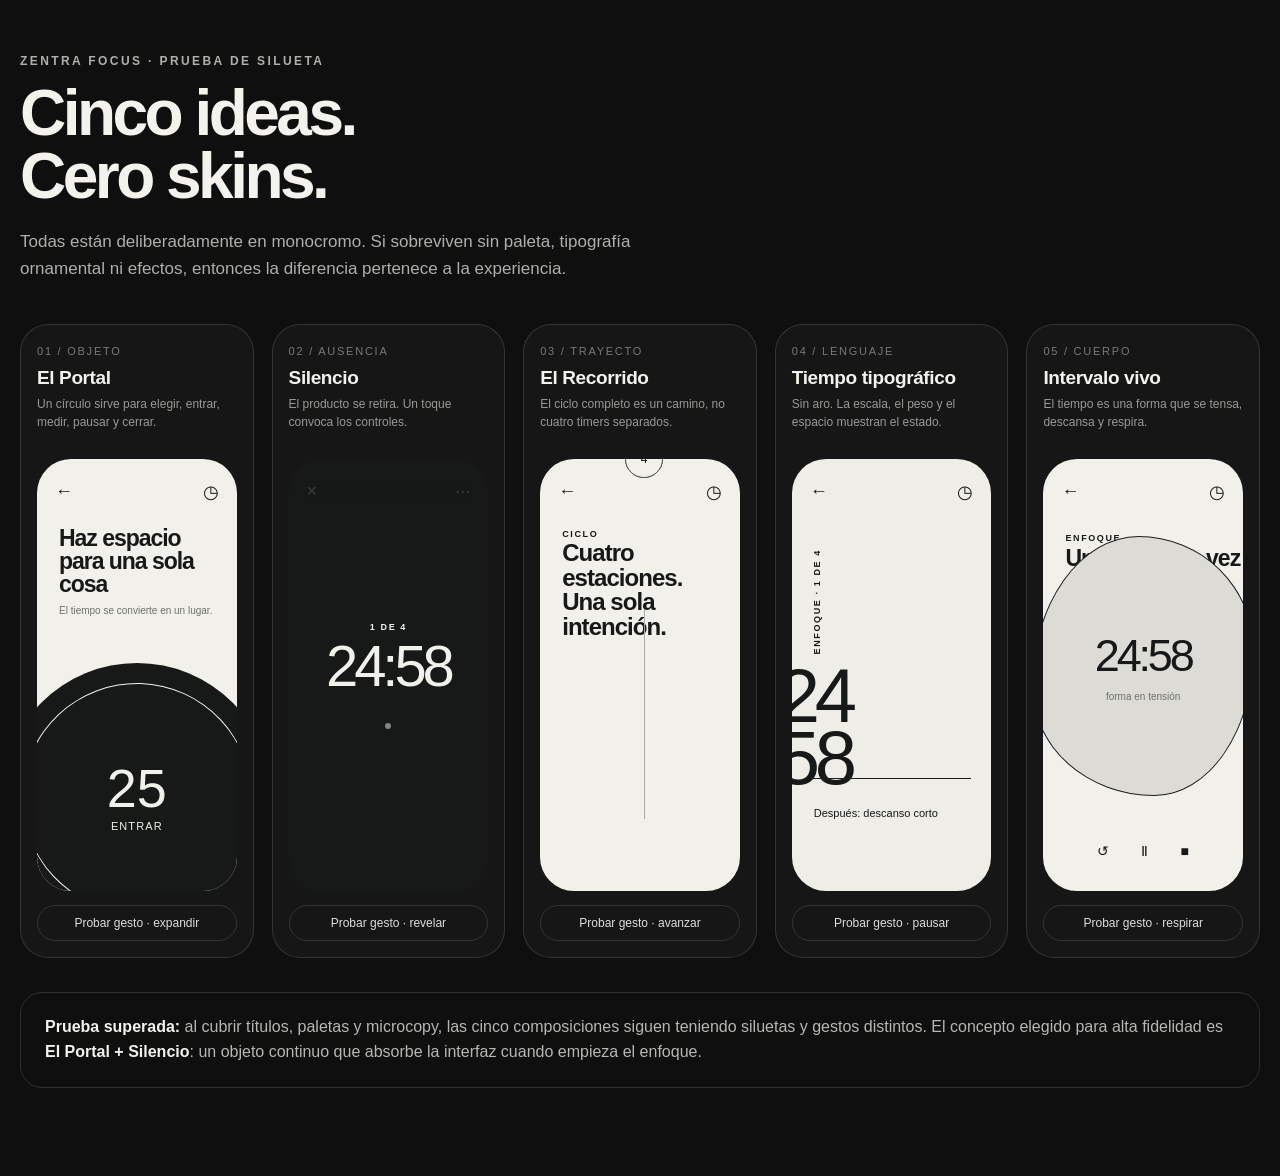
<file: docs/superpowers/prototypes/2026-08-04-focus-beyond-skins/concept-lab.html>
<!doctype html>
<html lang="es">
<head>
  <meta charset="utf-8">
  <meta name="viewport" content="width=device-width, initial-scale=1">
  <title>Zentra Focus · Prueba de silueta</title>
  <style>
    :root {
      color-scheme: dark;
      --paper: #f2f0ea;
      --ink: #171918;
      --muted: #9b9c98;
      --line: rgba(255, 255, 255, .13);
    }

    * { box-sizing: border-box; }

    body {
      margin: 0;
      min-height: 100vh;
      background: #0e0f0e;
      color: #f4f2ec;
      font-family: -apple-system, BlinkMacSystemFont, "SF Pro Display", Inter, sans-serif;
    }

    main { width: min(1540px, calc(100% - 40px)); margin: 0 auto; padding: 54px 0 72px; }

    .eyebrow {
      margin: 0 0 14px;
      color: #aeb0ab;
      font-size: 12px;
      font-weight: 650;
      letter-spacing: .2em;
      text-transform: uppercase;
    }

    h1 { max-width: 840px; margin: 0; font-size: clamp(36px, 5vw, 72px); line-height: .98; letter-spacing: -.055em; }
    .lead { max-width: 680px; margin: 22px 0 42px; color: #aeb0ab; font-size: 17px; line-height: 1.55; }

    .grid { display: grid; grid-template-columns: repeat(5, minmax(220px, 1fr)); gap: 18px; align-items: start; }

    article {
      border: 1px solid var(--line);
      border-radius: 28px;
      padding: 16px;
      background: #151615;
      transition: border-color .3s ease, transform .3s ease;
    }
    article:hover { border-color: rgba(255, 255, 255, .35); transform: translateY(-3px); }

    .meta { min-height: 118px; }
    .number { color: #777a76; font-size: 11px; letter-spacing: .16em; }
    h2 { margin: 8px 0 7px; font-size: 19px; letter-spacing: -.02em; }
    .meta p { margin: 0; color: #979a95; font-size: 12px; line-height: 1.45; }

    .phone {
      position: relative;
      width: 100%;
      aspect-ratio: 390 / 844;
      overflow: hidden;
      border-radius: 34px;
      background: var(--paper);
      color: var(--ink);
      isolation: isolate;
    }

    .safe { position: absolute; inset: 22px 18px; }
    .nav { display: flex; justify-content: space-between; font-size: 18px; }
    .micro { font-size: 9px; font-weight: 700; letter-spacing: .18em; text-transform: uppercase; }
    .tiny { font-size: 10px; color: #6e716d; }
    .time { font-variant-numeric: tabular-nums; letter-spacing: -.07em; }

    .try {
      width: 100%;
      margin-top: 14px;
      border: 1px solid var(--line);
      border-radius: 999px;
      padding: 10px 12px;
      background: transparent;
      color: #dedfdc;
      font: inherit;
      font-size: 12px;
      cursor: pointer;
    }

    /* 01 Portal: one object changes role and scale. */
    .portal-copy { position: absolute; top: 68px; left: 22px; right: 18px; z-index: 2; }
    .portal-copy strong { display: block; max-width: 180px; font-size: 23px; line-height: 1; letter-spacing: -.045em; }
    .portal-copy span { display: block; margin-top: 9px; max-width: 180px; }
    .portal-disc {
      position: absolute;
      left: 50%;
      bottom: -42px;
      width: 270px;
      height: 270px;
      translate: -50% 0;
      border-radius: 50%;
      background: #171918;
      color: #f2f0ea;
      transition: width .8s cubic-bezier(.2,.8,.2,1), height .8s cubic-bezier(.2,.8,.2,1), bottom .8s cubic-bezier(.2,.8,.2,1);
    }
    .portal-disc::before { content: ""; position: absolute; inset: 20px; border: 1px solid #f2f0ea; border-bottom-color: transparent; border-radius: 50%; rotate: -32deg; }
    .portal-value { position: absolute; inset: 0; display: grid; place-content: center; text-align: center; }
    .portal-value b { font-size: 54px; font-weight: 350; line-height: .9; }
    .portal-value small { margin-top: 8px; font-size: 11px; letter-spacing: .1em; text-transform: uppercase; }
    .phone.demo .portal-disc { width: 580px; height: 580px; bottom: -76px; }

    /* 02 Silence: progress exists, chrome is summoned. */
    .silence { background: #171918; color: #f2f0ea; }
    .silence .nav { opacity: .16; transition: opacity .35s ease; }
    .silence-core { position: absolute; inset: 0; display: grid; place-content: center; text-align: center; }
    .silence-core .time { font-size: 58px; font-weight: 240; }
    .silence-dot { width: 6px; height: 6px; margin: 24px auto 0; border-radius: 50%; background: currentColor; opacity: .5; }
    .silence-controls { position: absolute; left: 28px; right: 28px; bottom: 30px; display: flex; justify-content: space-between; opacity: 0; translate: 0 10px; transition: .35s ease; }
    .silence.demo .nav, .silence.demo .silence-controls { opacity: 1; translate: 0 0; }

    /* 03 Route: the cycle is the primary spatial model. */
    .route-title { position: absolute; top: 64px; left: 22px; right: 18px; }
    .route-title b { display: block; font-size: 24px; line-height: 1.02; letter-spacing: -.04em; }
    .path { position: absolute; top: 150px; bottom: 72px; left: 52%; width: 1px; background: #a8aaa5; }
    .node { position: absolute; left: 52%; width: 38px; height: 38px; translate: -50% -50%; display: grid; place-items: center; border: 1px solid #555853; border-radius: 50%; background: var(--paper); font-size: 12px; transition: .35s ease; }
    .node:nth-child(1) { top: 195px; }
    .node:nth-child(2) { top: 305px; }
    .node:nth-child(3) { top: 415px; }
    .node:nth-child(4) { top: 525px; }
    .node.active { width: 96px; height: 96px; background: #171918; color: #f2f0ea; font-size: 32px; }
    .route.demo .node.active { top: 305px; }

    /* 04 Typographic: no ring, the remaining time is the surface. */
    .typefield { background: #efede7; }
    .type-stage { position: absolute; left: 20px; top: 90px; writing-mode: vertical-rl; rotate: 180deg; }
    .type-time { position: absolute; left: -14px; top: 206px; font-size: 76px; font-weight: 260; line-height: .82; }
    .type-time span { display: block; }
    .type-horizon { position: absolute; left: 20px; right: 20px; bottom: 112px; height: 1px; background: #1e201f; transition: height .45s ease, bottom .45s ease; }
    .type-caption { position: absolute; left: 22px; bottom: 72px; font-size: 11px; }
    .typefield.demo .type-horizon { height: 22px; bottom: 90px; }
    .typefield.demo .type-time span:last-child { translate: 18px 0; }

    /* 05 Living interval: progress is a quiet morphing body. */
    .living-copy { position: absolute; top: 68px; left: 22px; }
    .living-copy b { display: block; font-size: 23px; letter-spacing: -.04em; }
    .organism {
      position: absolute;
      left: 50%;
      top: 48%;
      width: 222px;
      height: 260px;
      translate: -50% -50%;
      display: grid;
      place-content: center;
      border: 1.5px solid #1d1f1e;
      border-radius: 48% 52% 45% 55% / 58% 44% 56% 42%;
      background: #dcdbd5;
      text-align: center;
      transition: border-radius .8s ease, width .8s ease, height .8s ease, background .8s ease;
    }
    .organism .time { font-size: 45px; font-weight: 300; }
    .organism small { margin-top: 9px; }
    .living.demo .organism { width: 250px; height: 224px; border-radius: 60% 40% 57% 43% / 38% 60% 40% 62%; background: #c8c8c2; }
    .living-action { position: absolute; left: 22px; right: 22px; bottom: 32px; display: flex; justify-content: center; gap: 32px; font-size: 14px; }

    .verdict { margin-top: 34px; padding: 22px 24px; border: 1px solid var(--line); border-radius: 22px; color: #b6b8b3; line-height: 1.55; }
    .verdict strong { color: #f4f2ec; }

    @media (max-width: 1120px) { .grid { grid-template-columns: repeat(2, minmax(230px, 1fr)); } }
    @media (max-width: 620px) { main { width: min(100% - 24px, 420px); padding-top: 34px; } .grid { grid-template-columns: 1fr; } }
    @media (prefers-reduced-motion: reduce) { *, *::before, *::after { transition-duration: .01ms !important; } }
  </style>
</head>
<body>
  <main>
    <p class="eyebrow">Zentra Focus · prueba de silueta</p>
    <h1>Cinco ideas.<br>Cero skins.</h1>
    <p class="lead">Todas están deliberadamente en monocromo. Si sobreviven sin paleta, tipografía ornamental ni efectos, entonces la diferencia pertenece a la experiencia.</p>

    <section class="grid" aria-label="Cinco modelos de interacción">
      <article>
        <div class="meta"><span class="number">01 / OBJETO</span><h2>El Portal</h2><p>Un círculo sirve para elegir, entrar, medir, pausar y cerrar.</p></div>
        <div class="phone portal" data-model="portal">
          <div class="safe nav"><span>←</span><span>◷</span></div>
          <div class="portal-copy"><strong>Haz espacio para una sola cosa</strong><span class="tiny">El tiempo se convierte en un lugar.</span></div>
          <div class="portal-disc"><div class="portal-value"><b>25</b><small>Entrar</small></div></div>
        </div>
        <button class="try" type="button">Probar gesto · expandir</button>
      </article>

      <article>
        <div class="meta"><span class="number">02 / AUSENCIA</span><h2>Silencio</h2><p>El producto se retira. Un toque convoca los controles.</p></div>
        <div class="phone silence" data-model="silence">
          <div class="safe nav"><span>×</span><span>···</span></div>
          <div class="silence-core"><span class="micro">1 de 4</span><span class="time">24:58</span><span class="silence-dot"></span></div>
          <div class="silence-controls"><span>↺</span><span>Ⅱ</span><span>■</span></div>
        </div>
        <button class="try" type="button">Probar gesto · revelar</button>
      </article>

      <article>
        <div class="meta"><span class="number">03 / TRAYECTO</span><h2>El Recorrido</h2><p>El ciclo completo es un camino, no cuatro timers separados.</p></div>
        <div class="phone route" data-model="route">
          <div class="safe nav"><span>←</span><span>◷</span></div>
          <div class="route-title"><span class="micro">Ciclo</span><b>Cuatro estaciones.<br>Una sola intención.</b></div>
          <div class="path"></div>
          <span class="node active">1</span><span class="node">2</span><span class="node">3</span><span class="node">4</span>
        </div>
        <button class="try" type="button">Probar gesto · avanzar</button>
      </article>

      <article>
        <div class="meta"><span class="number">04 / LENGUAJE</span><h2>Tiempo tipográfico</h2><p>Sin aro. La escala, el peso y el espacio muestran el estado.</p></div>
        <div class="phone typefield" data-model="typefield">
          <div class="safe nav"><span>←</span><span>◷</span></div>
          <span class="type-stage micro">Enfoque · 1 de 4</span>
          <div class="type-time time"><span>24</span><span>58</span></div>
          <span class="type-horizon"></span><span class="type-caption">Después: descanso corto</span>
        </div>
        <button class="try" type="button">Probar gesto · pausar</button>
      </article>

      <article>
        <div class="meta"><span class="number">05 / CUERPO</span><h2>Intervalo vivo</h2><p>El tiempo es una forma que se tensa, descansa y respira.</p></div>
        <div class="phone living" data-model="living">
          <div class="safe nav"><span>←</span><span>◷</span></div>
          <div class="living-copy"><span class="micro">Enfoque</span><b>Una cosa a la vez</b></div>
          <div class="organism"><span class="time">24:58</span><small class="tiny">forma en tensión</small></div>
          <div class="living-action"><span>↺</span><span>Ⅱ</span><span>■</span></div>
        </div>
        <button class="try" type="button">Probar gesto · respirar</button>
      </article>
    </section>

    <p class="verdict"><strong>Prueba superada:</strong> al cubrir títulos, paletas y microcopy, las cinco composiciones siguen teniendo siluetas y gestos distintos. El concepto elegido para alta fidelidad es <strong>El Portal + Silencio</strong>: un objeto continuo que absorbe la interfaz cuando empieza el enfoque.</p>
  </main>

  <script>
    document.querySelectorAll('.try').forEach((button) => {
      button.addEventListener('click', () => button.previousElementSibling.classList.toggle('demo'));
    });
  </script>
</body>
</html>
</file>
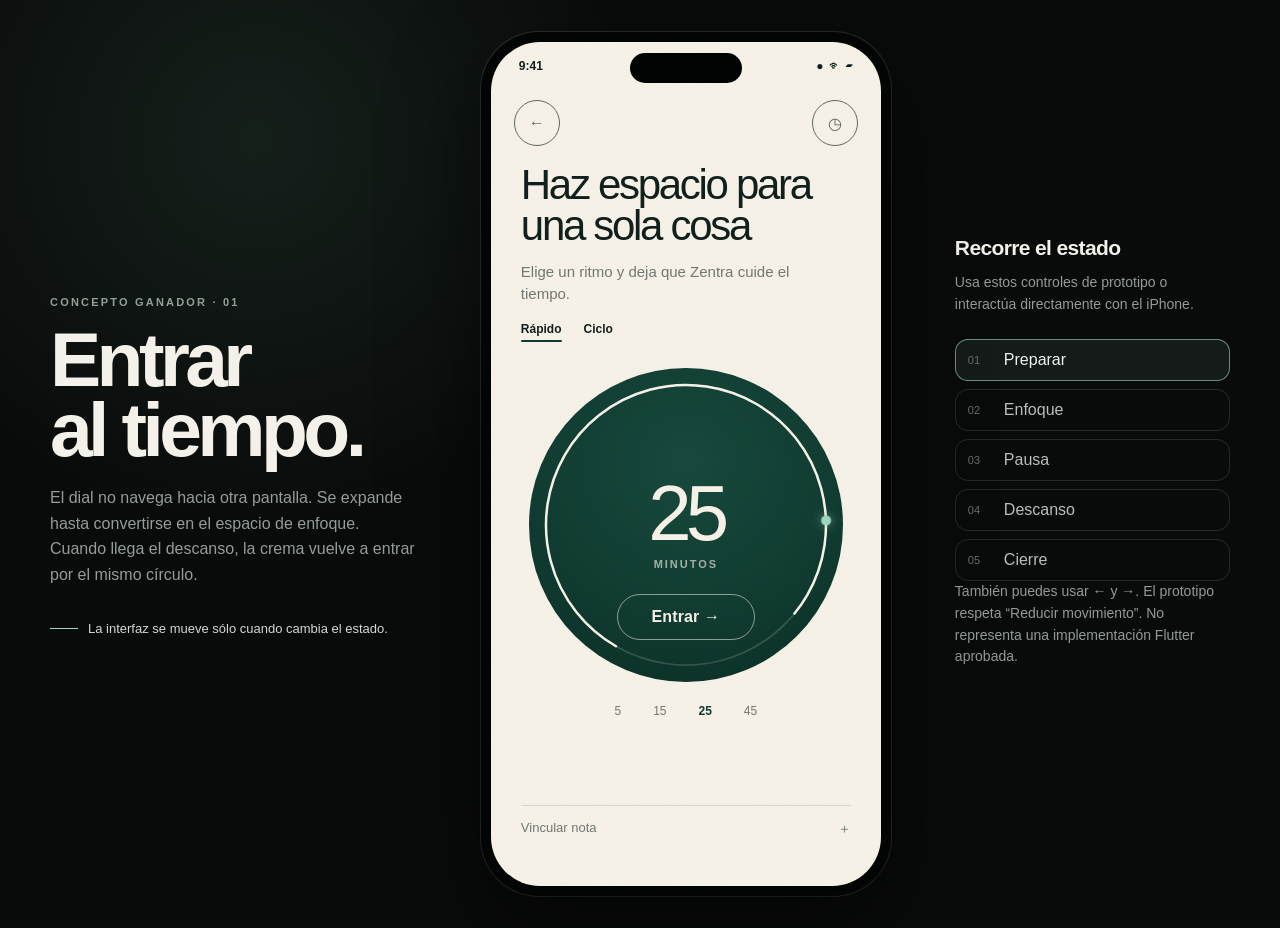
<file: docs/superpowers/prototypes/2026-08-04-focus-beyond-skins/portal-silence-prototype.html>
<!doctype html>
<html lang="es">
<head>
  <meta charset="utf-8">
  <meta name="viewport" content="width=device-width, initial-scale=1">
  <title>Zentra Focus · Portal + Silencio</title>
  <style>
    :root {
      color-scheme: dark;
      --cream: #f6f1e7;
      --cream-2: #ece5d8;
      --forest: #103a30;
      --forest-deep: #092b24;
      --sage: #9ed7bd;
      --sage-soft: #d8eadf;
      --ink: #11201c;
      --muted-light: rgba(246, 241, 231, .58);
      --muted-dark: rgba(17, 32, 28, .58);
      --coral: #eb775e;
      --amber: #e8ad57;
      --ease: cubic-bezier(.2, .8, .2, 1);
    }

    * { box-sizing: border-box; }
    button { font: inherit; }

    body {
      margin: 0;
      min-height: 100vh;
      overflow-x: hidden;
      background:
        radial-gradient(circle at 20% 15%, rgba(86, 139, 113, .16), transparent 30%),
        #090b0a;
      color: #f4f1ea;
      font-family: -apple-system, BlinkMacSystemFont, "SF Pro Display", Inter, sans-serif;
    }

    main {
      width: min(1180px, calc(100% - 32px));
      min-height: 100vh;
      margin: 0 auto;
      display: grid;
      grid-template-columns: minmax(280px, 1fr) auto minmax(240px, .75fr);
      gap: clamp(24px, 5vw, 76px);
      align-items: center;
      padding: 32px 0;
    }

    .intro { align-self: center; }
    .eyebrow { color: #93a198; font-size: 11px; font-weight: 700; letter-spacing: .2em; text-transform: uppercase; }
    h1 { max-width: 480px; margin: 14px 0 20px; font-size: clamp(42px, 6vw, 82px); line-height: .92; letter-spacing: -.06em; }
    .intro p { max-width: 430px; color: #949d97; font-size: 16px; line-height: 1.6; }
    .principle { display: inline-flex; align-items: center; gap: 10px; margin-top: 18px; color: #d4d8d4; font-size: 13px; }
    .principle::before { content: ""; width: 28px; height: 1px; background: var(--sage); }

    .device {
      position: relative;
      width: 410px;
      padding: 10px;
      border-radius: 58px;
      background: #030404;
      box-shadow: 0 36px 90px rgba(0, 0, 0, .5), 0 0 0 1px rgba(255, 255, 255, .13);
    }
    .island { position: absolute; z-index: 20; top: 21px; left: 50%; width: 112px; height: 30px; translate: -50% 0; border-radius: 18px; background: #020303; }

    .phone {
      position: relative;
      width: 390px;
      height: 844px;
      overflow: hidden;
      border-radius: 49px;
      background: var(--cream);
      color: var(--ink);
      isolation: isolate;
    }

    .grain {
      position: absolute;
      z-index: 12;
      inset: 0;
      pointer-events: none;
      opacity: .025;
      background-image: url("data:image/svg+xml,%3Csvg viewBox='0 0 180 180' xmlns='http://www.w3.org/2000/svg'%3E%3Cfilter id='n'%3E%3CfeTurbulence type='fractalNoise' baseFrequency='.9' numOctaves='3' stitchTiles='stitch'/%3E%3C/filter%3E%3Crect width='100%25' height='100%25' filter='url(%23n)' opacity='.45'/%3E%3C/svg%3E");
    }

    .portal-fill {
      position: absolute;
      z-index: 1;
      left: 50%;
      top: 326px;
      width: 314px;
      height: 314px;
      translate: -50% 0;
      border-radius: 50%;
      background: radial-gradient(circle at 50% 30%, #17493d, var(--forest) 62%, var(--forest-deep));
      transition: width .9s var(--ease), height .9s var(--ease), top .9s var(--ease), border-radius .9s var(--ease);
    }
    .rest-wash {
      position: absolute;
      z-index: 2;
      inset: -180px;
      background: radial-gradient(circle at 50% 45%, #fbf7ef, var(--cream));
      clip-path: circle(0% at 50% 48%);
      transition: clip-path 1s var(--ease);
    }

    .phone:not([data-state="prepare"]) .portal-fill { top: -150px; width: 760px; height: 1140px; border-radius: 46%; }
    .phone[data-state="rest"] .rest-wash,
    .phone[data-state="complete"] .rest-wash { clip-path: circle(75% at 50% 48%); }

    .status {
      position: absolute;
      z-index: 15;
      top: 17px;
      left: 28px;
      right: 28px;
      display: flex;
      justify-content: space-between;
      font-size: 12px;
      font-weight: 650;
      transition: color .5s var(--ease);
    }
    .status-icons { letter-spacing: .08em; }

    .topbar {
      position: absolute;
      z-index: 14;
      top: 58px;
      left: 23px;
      right: 23px;
      display: flex;
      justify-content: space-between;
      transition: color .55s var(--ease), opacity .5s ease;
    }

    .icon-button {
      width: 46px;
      height: 46px;
      border: 1px solid currentColor;
      border-radius: 50%;
      background: transparent;
      color: inherit;
      cursor: pointer;
      opacity: .66;
      transition: opacity .2s ease, scale .2s ease;
    }
    .icon-button:hover, .icon-button:focus-visible { opacity: 1; scale: 1.04; outline: none; }

    .hero {
      position: absolute;
      z-index: 5;
      top: 122px;
      left: 30px;
      right: 28px;
      transition: opacity .38s ease, translate .55s var(--ease);
    }
    .hero h2 { max-width: 305px; margin: 0; font-size: 42px; font-weight: 530; line-height: .98; letter-spacing: -.055em; }
    .hero p { max-width: 290px; margin: 15px 0 0; color: var(--muted-dark); font-size: 15px; line-height: 1.42; }
    .mode { display: flex; gap: 22px; margin-top: 18px; font-size: 12px; font-weight: 650; }
    .mode span:first-child::after { content: ""; display: block; width: 100%; height: 2px; margin-top: 4px; border-radius: 2px; background: var(--forest); }

    .dial {
      position: absolute;
      z-index: 6;
      top: 332px;
      left: 50%;
      width: 302px;
      height: 302px;
      translate: -50% 0;
      color: var(--cream);
      transition: top .9s var(--ease), width .9s var(--ease), height .9s var(--ease), color .6s ease;
    }
    .dial svg { position: absolute; inset: 0; width: 100%; height: 100%; rotate: 120deg; overflow: visible; }
    .dial circle { fill: none; stroke-width: 1.7; transform-origin: center; transition: stroke-dasharray .85s var(--ease), stroke .6s ease, opacity .5s ease; }
    .dial .track { stroke: currentColor; opacity: .17; }
    .dial .progress { stroke: currentColor; stroke-width: 2.5; stroke-linecap: round; stroke-dasharray: 682 880; }
    .dial .point { fill: var(--sage); stroke: none; filter: drop-shadow(0 0 5px rgba(158, 215, 189, .55)); }

    .dial-content { position: absolute; inset: 0; display: grid; place-content: center; text-align: center; }
    .duration { font-size: 78px; font-weight: 265; line-height: .86; letter-spacing: -.075em; font-variant-numeric: tabular-nums; }
    .duration-unit { margin-top: 11px; font-size: 11px; font-weight: 650; letter-spacing: .18em; text-transform: uppercase; opacity: .64; }

    .enter {
      position: absolute;
      left: 50%;
      bottom: 36px;
      translate: -50% 0;
      width: 138px;
      height: 46px;
      border: 1px solid rgba(246, 241, 231, .55);
      border-radius: 999px;
      background: transparent;
      color: var(--cream);
      cursor: pointer;
      font-weight: 620;
      letter-spacing: .01em;
    }
    .enter::after { content: "  →"; }

    .presets {
      position: absolute;
      z-index: 7;
      top: 657px;
      left: 50%;
      translate: -50% 0;
      display: flex;
      gap: 22px;
      color: var(--muted-dark);
      font-size: 12px;
      transition: opacity .32s ease, translate .5s var(--ease);
    }
    .presets button { border: 0; padding: 5px; background: transparent; color: inherit; cursor: pointer; }
    .presets .selected { color: var(--forest); font-weight: 750; }
    .linked-note {
      position: absolute;
      z-index: 7;
      left: 30px;
      right: 30px;
      bottom: 48px;
      display: flex;
      justify-content: space-between;
      padding-top: 14px;
      border-top: 1px solid rgba(17, 32, 28, .13);
      color: var(--muted-dark);
      font-size: 13px;
      transition: opacity .35s ease, translate .5s var(--ease);
    }

    .stage {
      position: absolute;
      z-index: 7;
      top: 137px;
      left: 0;
      right: 0;
      opacity: 0;
      color: var(--sage);
      text-align: center;
      font-size: 10px;
      font-weight: 750;
      letter-spacing: .24em;
      text-transform: uppercase;
      translate: 0 8px;
      transition: opacity .5s .3s ease, translate .7s .3s var(--ease), color .55s ease;
    }
    .running-time, .paused-time, .rest-time { display: none; }
    .context {
      position: absolute;
      z-index: 8;
      top: 531px;
      left: 28px;
      right: 28px;
      opacity: 0;
      color: var(--muted-light);
      text-align: center;
      font-size: 14px;
      transition: opacity .45s .35s ease, color .5s ease;
    }
    .focus-note {
      position: absolute;
      z-index: 8;
      top: 615px;
      left: 28px;
      right: 28px;
      opacity: 0;
      color: rgba(246, 241, 231, .82);
      text-align: center;
      font-size: 13px;
      transition: opacity .45s .4s ease, color .5s ease;
    }
    .focus-note::before { content: "⌑"; margin-right: 8px; color: var(--sage); }

    .controls {
      position: absolute;
      z-index: 9;
      left: 24px;
      right: 24px;
      bottom: 44px;
      display: grid;
      grid-template-columns: 48px 1fr 48px;
      gap: 12px;
      opacity: 0;
      translate: 0 18px;
      transition: opacity .48s .45s ease, translate .7s .45s var(--ease), color .5s ease;
    }
    .controls button { height: 50px; border: 1px solid currentColor; background: transparent; color: inherit; cursor: pointer; }
    .controls .round { border-radius: 50%; opacity: .58; }
    .controls .primary { border-radius: 999px; background: var(--cream); border-color: var(--cream); color: var(--forest-deep); font-weight: 690; }

    .complete {
      position: absolute;
      z-index: 10;
      inset: 0;
      display: grid;
      align-content: center;
      justify-items: center;
      padding: 40px 28px;
      opacity: 0;
      pointer-events: none;
      text-align: center;
      transition: opacity .55s .25s ease;
    }
    .seal { width: 156px; height: 156px; display: grid; place-items: center; border: 1.5px solid var(--forest); border-radius: 50%; font-size: 40px; transform: scale(.72); transition: transform .75s .25s var(--ease); }
    .complete .micro { margin-top: 34px; color: var(--forest); font-size: 10px; font-weight: 750; letter-spacing: .22em; }
    .complete h3 { margin: 13px 0 8px; font-size: 38px; line-height: .97; letter-spacing: -.05em; }
    .complete p { margin: 0; color: var(--muted-dark); }
    .done { width: 100%; height: 52px; margin-top: 56px; border: 0; border-radius: 999px; background: var(--forest); color: var(--cream); font-weight: 690; cursor: pointer; }

    .sheet-backdrop { position: absolute; z-index: 17; inset: 0; background: rgba(2, 8, 6, .46); opacity: 0; pointer-events: none; transition: opacity .3s ease; }
    .sheet { position: absolute; z-index: 18; left: 10px; right: 10px; bottom: 10px; padding: 18px 20px 24px; border-radius: 28px 28px 39px 39px; background: var(--cream); color: var(--ink); translate: 0 110%; transition: translate .55s var(--ease); }
    .sheet-handle { width: 38px; height: 4px; margin: 0 auto 28px; border-radius: 4px; background: rgba(17, 32, 28, .2); }
    .sheet h3 { margin: 0; font-size: 27px; letter-spacing: -.035em; }
    .sheet p { margin: 10px 0 24px; color: var(--muted-dark); font-size: 14px; }
    .sheet-safe { width: 100%; height: 50px; border: 0; border-radius: 999px; background: var(--forest); color: var(--cream); font-weight: 690; cursor: pointer; }
    .sheet-danger { width: 100%; margin-top: 12px; border: 0; padding: 10px; background: transparent; color: var(--coral); cursor: pointer; }
    .phone.sheet-open .sheet-backdrop { opacity: 1; pointer-events: auto; }
    .phone.sheet-open .sheet { translate: 0 0; }

    /* Shared-object states */
    .phone:not([data-state="prepare"]) { color: var(--cream); }
    .phone:not([data-state="prepare"]) .status,
    .phone:not([data-state="prepare"]) .topbar { color: var(--cream); }
    .phone:not([data-state="prepare"]) .hero,
    .phone:not([data-state="prepare"]) .presets,
    .phone:not([data-state="prepare"]) .linked-note,
    .phone:not([data-state="prepare"]) .enter { opacity: 0; pointer-events: none; translate: -50% 18px; }
    .phone:not([data-state="prepare"]) .hero,
    .phone:not([data-state="prepare"]) .linked-note { translate: 0 -14px; }
    .phone:not([data-state="prepare"]) .dial { top: 184px; width: 328px; height: 328px; }
    .phone:not([data-state="prepare"]) .stage,
    .phone:not([data-state="prepare"]) .context,
    .phone:not([data-state="prepare"]) .focus-note,
    .phone:not([data-state="prepare"]) .controls { opacity: 1; translate: 0 0; }
    .phone:not([data-state="prepare"]) .prepare-time { display: none; }
    .phone[data-state="active"] .running-time { display: inline; }
    .phone[data-state="paused"] .paused-time { display: inline; }
    .phone[data-state="rest"] .rest-time { display: inline; }

    .phone[data-state="paused"] .dial .progress { stroke-dasharray: 540 18 88 234; }
    .phone[data-state="paused"] .dial .point { opacity: .38; }
    .phone[data-state="paused"] .controls .primary { background: var(--sage); border-color: var(--sage); }

    .phone[data-state="rest"] { color: var(--ink); }
    .phone[data-state="rest"] .status,
    .phone[data-state="rest"] .topbar,
    .phone[data-state="rest"] .dial { color: var(--ink); }
    .phone[data-state="rest"] .stage { color: #557e69; }
    .phone[data-state="rest"] .dial .track { opacity: .1; }
    .phone[data-state="rest"] .dial .progress { stroke: #7fb89b; stroke-dasharray: 312 568; }
    .phone[data-state="rest"] .context { color: var(--muted-dark); }
    .phone[data-state="rest"] .focus-note { opacity: 0; }
    .phone[data-state="rest"] .controls { color: var(--forest); }
    .phone[data-state="rest"] .controls .primary { background: var(--forest); border-color: var(--forest); color: var(--cream); }

    .phone[data-state="complete"] { color: var(--ink); }
    .phone[data-state="complete"] .topbar,
    .phone[data-state="complete"] .dial,
    .phone[data-state="complete"] .stage,
    .phone[data-state="complete"] .context,
    .phone[data-state="complete"] .focus-note,
    .phone[data-state="complete"] .controls { opacity: 0; pointer-events: none; }
    .phone[data-state="complete"] .status { color: var(--ink); }
    .phone[data-state="complete"] .complete { opacity: 1; pointer-events: auto; }
    .phone[data-state="complete"] .seal { transform: scale(1); }

    .side { align-self: center; }
    .side h2 { margin: 0 0 12px; font-size: 21px; letter-spacing: -.03em; }
    .side p { margin: 0 0 24px; color: #929b95; font-size: 14px; line-height: 1.55; }
    .steps { display: grid; gap: 8px; }
    .step {
      display: grid;
      grid-template-columns: 26px 1fr;
      gap: 10px;
      align-items: center;
      width: 100%;
      padding: 11px 12px;
      border: 1px solid rgba(255, 255, 255, .12);
      border-radius: 13px;
      background: transparent;
      color: #b9bfbb;
      text-align: left;
      cursor: pointer;
    }
    .step span:first-child { color: #657068; font-size: 11px; }
    .step.current { border-color: rgba(158, 215, 189, .62); background: rgba(158, 215, 189, .08); color: #eef2ee; }
    .hint { margin-top: 22px; color: #69726c; font-size: 11px; line-height: 1.5; }

    @media (max-width: 980px) {
      main { grid-template-columns: 1fr; justify-items: center; padding: 52px 0 72px; }
      .intro, .side { width: min(100%, 610px); }
      .intro { text-align: center; }
      .intro p { margin-left: auto; margin-right: auto; }
      .principle { justify-content: center; }
      .side { text-align: center; }
      .steps { grid-template-columns: repeat(5, 1fr); }
      .step { display: block; text-align: center; }
      .step span:first-child { display: none; }
    }
    @media (max-width: 500px) {
      main { width: 100%; padding-top: 24px; }
      .intro, .side { width: calc(100% - 30px); }
      .device { width: min(410px, 100vw); border-radius: 0; padding: 0; }
      .phone { width: 100%; height: min(844px, calc(100vh - 20px)); border-radius: 0; }
      .island { top: 11px; }
      .steps { grid-template-columns: repeat(3, 1fr); }
    }
    @media (prefers-reduced-motion: reduce) { *, *::before, *::after { transition-duration: .01ms !important; transition-delay: 0ms !important; } }
  </style>
</head>
<body>
  <main>
    <section class="intro">
      <span class="eyebrow">Concepto ganador · 01</span>
      <h1>Entrar<br>al tiempo.</h1>
      <p>El dial no navega hacia otra pantalla. Se expande hasta convertirse en el espacio de enfoque. Cuando llega el descanso, la crema vuelve a entrar por el mismo círculo.</p>
      <span class="principle">La interfaz se mueve sólo cuando cambia el estado.</span>
    </section>

    <div class="device" aria-label="Prototipo interactivo de Zentra Focus">
      <div class="island" aria-hidden="true"></div>
      <section class="phone" id="phone" data-state="prepare">
        <div class="portal-fill"></div>
        <div class="rest-wash"></div>
        <div class="grain"></div>

        <div class="status"><span>9:41</span><span class="status-icons">● ᯤ ▰</span></div>
        <nav class="topbar" aria-label="Navegación de enfoque">
          <button class="icon-button" id="back" type="button" aria-label="Atrás">←</button>
          <button class="icon-button" type="button" aria-label="Historial">◷</button>
        </nav>

        <header class="hero">
          <h2>Haz espacio para una sola cosa</h2>
          <p>Elige un ritmo y deja que Zentra cuide el tiempo.</p>
          <div class="mode"><span>Rápido</span><span>Ciclo</span></div>
        </header>

        <div class="dial" aria-live="polite">
          <svg viewBox="0 0 302 302" aria-hidden="true">
            <circle class="track" cx="151" cy="151" r="140"></circle>
            <circle class="progress" cx="151" cy="151" r="140"></circle>
            <circle class="point" cx="77" cy="32" r="5"></circle>
          </svg>
          <div class="dial-content">
            <span class="duration prepare-time">25</span>
            <span class="duration running-time">24:58</span>
            <span class="duration paused-time">24:57</span>
            <span class="duration rest-time">04:32</span>
            <span class="duration-unit prepare-time">minutos</span>
          </div>
          <button class="enter prepare-time" id="start" type="button">Entrar</button>
        </div>

        <div class="presets" aria-label="Duraciones rápidas">
          <button type="button">5</button><button type="button">15</button><button class="selected" type="button">25</button><button type="button">45</button>
        </div>
        <div class="linked-note"><span>Vincular nota</span><span>＋</span></div>

        <div class="stage" id="stage">ENFOQUE · 1 DE 4</div>
        <div class="context" id="context">Después: descanso corto</div>
        <div class="focus-note">Repasar Álgebra lineal</div>

        <div class="controls">
          <button class="round" id="reset" type="button" aria-label="Reiniciar">↺</button>
          <button class="primary" id="pause" type="button">Pausar</button>
          <button class="round" id="finish" type="button" aria-label="Terminar">■</button>
        </div>

        <section class="complete" aria-label="Enfoque completado">
          <div class="seal">✓</div>
          <span class="micro">LISTO</span>
          <h3>Enfoque<br>completado</h3>
          <p>Una cosa menos en tu cabeza.</p>
          <button class="done" id="done" type="button">Hecho</button>
        </section>

        <div class="sheet-backdrop" id="sheetBackdrop"></div>
        <section class="sheet" role="dialog" aria-modal="true" aria-labelledby="sheetTitle">
          <div class="sheet-handle"></div>
          <h3 id="sheetTitle">¿Terminar este enfoque?</h3>
          <p>Esta sesión no sumará minutos.</p>
          <button class="sheet-safe" id="keep" type="button">Seguir enfocándome</button>
          <button class="sheet-danger" id="terminate" type="button">Terminar sesión</button>
        </section>
      </section>
    </div>

    <aside class="side">
      <h2>Recorre el estado</h2>
      <p>Usa estos controles de prototipo o interactúa directamente con el iPhone.</p>
      <div class="steps" id="steps">
        <button class="step current" type="button" data-go="prepare"><span>01</span><span>Preparar</span></button>
        <button class="step" type="button" data-go="active"><span>02</span><span>Enfoque</span></button>
        <button class="step" type="button" data-go="paused"><span>03</span><span>Pausa</span></button>
        <button class="step" type="button" data-go="rest"><span>04</span><span>Descanso</span></button>
        <button class="step" type="button" data-go="complete"><span>05</span><span>Cierre</span></button>
      </div>
      <p class="hint">También puedes usar ← y →. El prototipo respeta “Reducir movimiento”. No representa una implementación Flutter aprobada.</p>
    </aside>
  </main>

  <script>
    const phone = document.querySelector('#phone');
    const stage = document.querySelector('#stage');
    const context = document.querySelector('#context');
    const pause = document.querySelector('#pause');
    const states = ['prepare', 'active', 'paused', 'rest', 'complete'];

    function setState(next) {
      if (!states.includes(next)) return;
      phone.classList.remove('sheet-open');
      phone.dataset.state = next;
      document.querySelectorAll('[data-go]').forEach((button) => button.classList.toggle('current', button.dataset.go === next));

      if (next === 'active') {
        stage.textContent = 'ENFOQUE · 1 DE 4';
        context.textContent = 'Después: descanso corto';
        pause.textContent = 'Pausar';
      } else if (next === 'paused') {
        stage.textContent = 'PAUSA · 1 DE 4';
        context.textContent = 'Cuando estés listo';
        pause.textContent = 'Continuar';
      } else if (next === 'rest') {
        stage.textContent = 'DESCANSO · 1 DE 4';
        context.textContent = 'Después: enfoque 2';
        pause.textContent = 'Pausar';
      }
    }

    document.querySelectorAll('[data-go]').forEach((button) => button.addEventListener('click', () => setState(button.dataset.go)));
    document.querySelector('#start').addEventListener('click', () => setState('active'));
    pause.addEventListener('click', () => setState(phone.dataset.state === 'paused' ? 'active' : 'paused'));
    document.querySelector('#finish').addEventListener('click', () => phone.classList.add('sheet-open'));
    document.querySelector('#back').addEventListener('click', () => phone.dataset.state === 'prepare' ? null : phone.classList.add('sheet-open'));
    document.querySelector('#keep').addEventListener('click', () => phone.classList.remove('sheet-open'));
    document.querySelector('#sheetBackdrop').addEventListener('click', () => phone.classList.remove('sheet-open'));
    document.querySelector('#terminate').addEventListener('click', () => setState('prepare'));
    document.querySelector('#done').addEventListener('click', () => setState('prepare'));
    document.querySelector('#reset').addEventListener('click', () => setState('active'));

    document.addEventListener('keydown', (event) => {
      if (!['ArrowLeft', 'ArrowRight'].includes(event.key)) return;
      const index = states.indexOf(phone.dataset.state);
      const delta = event.key === 'ArrowRight' ? 1 : -1;
      setState(states[Math.max(0, Math.min(states.length - 1, index + delta))]);
    });
  </script>
</body>
</html>
</file>
<file: design/pomodoro-ux-lab/styles.css>
@font-face {
  font-family: "Inter";
  src: url("../../assets/fonts/Inter-Regular.ttf") format("truetype");
  font-weight: 400;
}

@font-face {
  font-family: "Inter";
  src: url("../../assets/fonts/Inter-SemiBold.ttf") format("truetype");
  font-weight: 600;
}

@font-face {
  font-family: "Inter";
  src: url("../../assets/fonts/Inter-Bold.ttf") format("truetype");
  font-weight: 700;
}

:root {
  color-scheme: light;
  --ink: #17201f;
  --muted: #697572;
  --line: #dfe7e5;
  --canvas: #f2f5f4;
  --surface: #ffffff;
  --primary: #2f8f83;
  --primary-dark: #1d6f66;
  --primary-soft: #dff1ee;
  --primary-pale: #f1faf8;
  --warm: #f4a261;
  --warm-soft: #fff2e7;
  --blue: #5276d8;
  --blue-soft: #edf1ff;
  --danger: #c35858;
  --shadow: 0 24px 60px rgba(26, 58, 54, 0.14);
}

* {
  box-sizing: border-box;
}

body {
  margin: 0;
  min-width: 320px;
  min-height: 100vh;
  background: var(--canvas);
  color: var(--ink);
  font-family: "Inter", -apple-system, BlinkMacSystemFont, "Segoe UI", sans-serif;
}

button,
input {
  font: inherit;
}

button {
  cursor: pointer;
}

.app-shell {
  display: grid;
  grid-template-columns: 312px minmax(0, 1fr);
  min-height: 100vh;
}

.sidebar {
  position: sticky;
  top: 0;
  display: flex;
  height: 100vh;
  flex-direction: column;
  padding: 32px 24px 24px;
  overflow-y: auto;
  background: #142724;
  color: #f8fffd;
}

.brand {
  display: flex;
  align-items: center;
  gap: 12px;
  font-weight: 700;
}

.brand small {
  display: block;
  margin-top: 3px;
  color: #9fc0ba;
  font-size: 11px;
  font-weight: 600;
  letter-spacing: 0.08em;
  text-transform: uppercase;
}

.brand-mark {
  display: grid;
  width: 42px;
  height: 42px;
  place-items: center;
  border-radius: 14px;
  background: linear-gradient(145deg, #5bb4a7, #246f66);
  box-shadow: inset 0 1px 0 rgba(255, 255, 255, 0.22);
}

.sidebar-copy {
  margin: 48px 0 28px;
}

.sidebar-copy h1 {
  max-width: 240px;
  margin: 6px 0 12px;
  font-size: 30px;
  line-height: 1.08;
  letter-spacing: -0.035em;
}

.sidebar-copy > p:last-child,
.sidebar-note p {
  margin: 0;
  color: #a9c2bd;
  font-size: 13px;
  line-height: 1.55;
}

.eyebrow {
  margin: 0;
  color: var(--primary);
  font-size: 11px;
  font-weight: 700;
  letter-spacing: 0.12em;
  text-transform: uppercase;
}

.sidebar .eyebrow {
  color: #66c0b3;
}

.variant-nav {
  display: grid;
  gap: 8px;
}

.variant-button {
  display: grid;
  grid-template-columns: 28px 1fr auto;
  align-items: center;
  gap: 10px;
  width: 100%;
  padding: 12px;
  border: 1px solid transparent;
  border-radius: 14px;
  background: transparent;
  color: #d2e2df;
  text-align: left;
  transition: 160ms ease;
}

.variant-button:hover {
  background: rgba(255, 255, 255, 0.06);
}

.variant-button.active {
  border-color: rgba(119, 211, 197, 0.28);
  background: rgba(86, 177, 164, 0.14);
  color: #ffffff;
}

.variant-number {
  color: #6db9ae;
  font-size: 12px;
  font-weight: 700;
}

.variant-name {
  font-size: 13px;
  font-weight: 600;
}

.recommended-tag {
  padding: 4px 6px;
  border-radius: 999px;
  background: #d9f4ef;
  color: #1d6f66;
  font-size: 8px;
  font-weight: 700;
  letter-spacing: 0.05em;
  text-transform: uppercase;
}

.sidebar-note {
  margin-top: auto;
  padding: 16px;
  border: 1px solid rgba(255, 255, 255, 0.08);
  border-radius: 16px;
  background: rgba(255, 255, 255, 0.04);
}

.sidebar-note strong {
  display: block;
  margin-bottom: 6px;
  font-size: 12px;
}

.workspace {
  min-width: 0;
  padding: 38px clamp(24px, 4vw, 64px) 64px;
}

.workspace-header {
  display: flex;
  align-items: flex-end;
  justify-content: space-between;
  gap: 24px;
  max-width: 1160px;
  margin: 0 auto 30px;
}

.workspace-header h2,
.section-heading h2 {
  margin: 5px 0 7px;
  font-size: clamp(26px, 3vw, 42px);
  line-height: 1.08;
  letter-spacing: -0.04em;
}

.proposal-subtitle {
  max-width: 670px;
  margin: 0;
  color: var(--muted);
  font-size: 14px;
  line-height: 1.6;
}

.viewport-switcher {
  display: flex;
  padding: 4px;
  border: 1px solid var(--line);
  border-radius: 12px;
  background: var(--surface);
}

.viewport-button {
  padding: 8px 12px;
  border: 0;
  border-radius: 8px;
  background: transparent;
  color: var(--muted);
  font-size: 12px;
  font-weight: 600;
}

.viewport-button.active {
  background: var(--ink);
  color: #ffffff;
}

.prototype-grid {
  display: grid;
  grid-template-columns: minmax(480px, 1fr) 300px;
  gap: 26px;
  max-width: 1160px;
  margin: 0 auto;
}

.device-stage {
  display: grid;
  min-height: 760px;
  place-items: center;
  overflow: hidden;
  border: 1px solid var(--line);
  border-radius: 28px;
  background:
    radial-gradient(circle at 50% 20%, rgba(67, 155, 143, 0.12), transparent 36%),
    linear-gradient(145deg, #ffffff, #eaf0ee);
}

.device {
  position: relative;
  width: 390px;
  height: 734px;
  padding: 11px;
  border: 3px solid #19211f;
  border-radius: 48px;
  background: #0f1514;
  box-shadow: var(--shadow);
  transition: width 240ms ease, height 240ms ease, border-radius 240ms ease;
}

.device.tablet {
  width: min(720px, calc(100% - 48px));
  height: 680px;
  border-radius: 34px;
}

.device-speaker {
  position: absolute;
  z-index: 4;
  top: 18px;
  left: 50%;
  width: 102px;
  height: 28px;
  transform: translateX(-50%);
  border-radius: 18px;
  background: #0a0e0d;
}

.device.tablet .device-speaker {
  width: 54px;
  height: 5px;
  top: 14px;
}

.device-screen {
  height: 100%;
  overflow: hidden;
  border-radius: 36px;
  background: #fbfcfc;
}

.device.tablet .device-screen {
  border-radius: 23px;
}

.home-indicator {
  position: absolute;
  bottom: 18px;
  left: 50%;
  width: 118px;
  height: 4px;
  transform: translateX(-50%);
  border-radius: 99px;
  background: rgba(11, 19, 17, 0.72);
}

.mobile-page {
  display: flex;
  height: 100%;
  flex-direction: column;
  overflow-y: auto;
  scrollbar-width: none;
}

.mobile-page::-webkit-scrollbar {
  display: none;
}

.mobile-header {
  display: flex;
  align-items: center;
  justify-content: space-between;
  gap: 12px;
  padding: 52px 22px 14px;
}

.device.tablet .mobile-header {
  padding: 38px 32px 16px;
}

.mobile-title {
  margin: 0;
  font-size: 24px;
  letter-spacing: -0.03em;
}

.mobile-subtitle {
  margin: 4px 0 0;
  color: var(--muted);
  font-size: 11px;
}

.header-actions {
  display: flex;
  gap: 7px;
}

.icon-button {
  display: grid;
  width: 36px;
  height: 36px;
  place-items: center;
  border: 1px solid var(--line);
  border-radius: 12px;
  background: #ffffff;
  color: var(--ink);
  font-size: 18px;
}

.mobile-content {
  display: flex;
  flex: 1;
  flex-direction: column;
  padding: 10px 22px 38px;
}

.device.tablet .mobile-content {
  max-width: 620px;
  width: 100%;
  margin: 0 auto;
  padding: 14px 32px 38px;
}

.intro-copy {
  margin: 5px 0 18px;
}

.intro-copy h3 {
  margin: 0 0 6px;
  font-size: 19px;
  letter-spacing: -0.025em;
}

.intro-copy p {
  margin: 0;
  color: var(--muted);
  font-size: 12px;
  line-height: 1.45;
}

.mode-stack,
.preset-stack,
.recent-stack {
  display: grid;
  gap: 10px;
}

.mode-card,
.preset-card {
  position: relative;
  width: 100%;
  padding: 15px;
  border: 1.5px solid var(--line);
  border-radius: 18px;
  background: #ffffff;
  color: var(--ink);
  text-align: left;
  transition: 160ms ease;
}

.mode-card:hover,
.preset-card:hover {
  border-color: #8dc9c0;
  transform: translateY(-1px);
}

.mode-card.active,
.preset-card.active {
  border-color: var(--primary);
  background: var(--primary-pale);
  box-shadow: 0 10px 26px rgba(47, 143, 131, 0.11);
}

.mode-card-head,
.preset-head {
  display: flex;
  align-items: center;
  gap: 11px;
}

.mode-icon {
  display: grid;
  flex: 0 0 auto;
  width: 40px;
  height: 40px;
  place-items: center;
  border-radius: 13px;
  background: var(--primary-soft);
  color: var(--primary-dark);
  font-size: 11px;
  font-weight: 700;
}

.cycle-icon {
  background: var(--blue-soft);
  color: var(--blue);
}

.mode-card strong,
.preset-card strong {
  display: block;
  font-size: 14px;
}

.mode-card small,
.preset-card small {
  display: block;
  margin-top: 4px;
  color: var(--muted);
  font-size: 10px;
  line-height: 1.35;
}

.selection-dot {
  width: 18px;
  height: 18px;
  margin-left: auto;
  border: 2px solid #cbd7d4;
  border-radius: 50%;
}

.active .selection-dot {
  border: 5px solid var(--primary);
}

.selection-details {
  display: grid;
  gap: 12px;
  margin-top: 14px;
  padding: 14px;
  border-radius: 17px;
  background: #ffffff;
  box-shadow: 0 10px 28px rgba(40, 68, 64, 0.07);
}

.field-label {
  display: grid;
  gap: 6px;
  color: var(--muted);
  font-size: 10px;
  font-weight: 600;
}

.text-field {
  width: 100%;
  padding: 11px 12px;
  border: 1px solid var(--line);
  border-radius: 12px;
  outline: none;
  background: #f9fbfa;
  color: var(--ink);
  font-size: 12px;
}

.text-field:focus {
  border-color: var(--primary);
  box-shadow: 0 0 0 3px rgba(47, 143, 131, 0.11);
}

.summary-row,
.meta-row {
  display: flex;
  align-items: center;
  justify-content: space-between;
  gap: 10px;
}

.summary-row span,
.meta-row span {
  color: var(--muted);
  font-size: 10px;
}

.summary-row strong,
.meta-row strong {
  font-size: 11px;
}

.focus-presets {
  display: grid;
  gap: 8px;
}

.focus-presets-label {
  display: flex;
  align-items: center;
  justify-content: space-between;
  gap: 12px;
}

.focus-presets-label span {
  color: var(--muted);
  font-size: 10px;
  font-weight: 600;
}

.focus-presets-label strong {
  color: var(--primary-dark);
  font-size: 11px;
}

.focus-preset-options {
  display: grid;
  grid-template-columns: repeat(4, 1fr);
  gap: 6px;
  padding: 4px;
  border-radius: 13px;
  background: #edf2f1;
}

.focus-preset {
  min-height: 36px;
  padding: 8px 5px;
  border: 1px solid transparent;
  border-radius: 10px;
  background: transparent;
  color: var(--muted);
  font-size: 10px;
  font-weight: 700;
}

.focus-preset::after {
  content: " min";
  font-size: 8px;
  font-weight: 600;
}

.focus-preset.custom::after {
  content: "";
}

.focus-preset:hover {
  background: rgba(255, 255, 255, 0.65);
  color: var(--ink);
}

.focus-preset.active {
  border-color: rgba(47, 143, 131, 0.25);
  background: #ffffff;
  color: var(--primary-dark);
  box-shadow: 0 3px 12px rgba(34, 62, 58, 0.08);
}

.inline-link {
  padding: 0;
  border: 0;
  background: transparent;
  color: var(--primary);
  font-size: 10px;
  font-weight: 700;
}

.primary-action,
.secondary-action {
  min-height: 46px;
  padding: 12px 16px;
  border-radius: 14px;
  font-size: 12px;
  font-weight: 700;
}

.primary-action {
  border: 1px solid var(--primary);
  background: var(--primary);
  color: #ffffff;
  box-shadow: 0 9px 20px rgba(47, 143, 131, 0.2);
}

.primary-action:hover {
  background: var(--primary-dark);
}

.secondary-action {
  border: 1px solid var(--line);
  background: #ffffff;
  color: var(--ink);
}

.full {
  width: 100%;
}

.mode-tabs {
  display: grid;
  grid-template-columns: 1fr 1fr;
  gap: 5px;
  padding: 4px;
  border-radius: 13px;
  background: #edf2f1;
}

.mode-tab {
  padding: 9px;
  border: 0;
  border-radius: 10px;
  background: transparent;
  color: var(--muted);
  font-size: 10px;
  font-weight: 700;
}

.mode-tab.active {
  background: #ffffff;
  color: var(--primary-dark);
  box-shadow: 0 3px 12px rgba(34, 62, 58, 0.08);
}

.goal-hero {
  padding: 18px;
  border-radius: 21px;
  background: linear-gradient(145deg, #e5f5f2, #f7fbfa);
}

.goal-hero h3 {
  margin: 0 0 8px;
  font-size: 20px;
  letter-spacing: -0.03em;
}

.goal-hero p {
  margin: 0 0 15px;
  color: var(--muted);
  font-size: 11px;
  line-height: 1.45;
}

.cycle-preview {
  display: grid;
  grid-template-columns: repeat(4, 1fr);
  gap: 6px;
}

.cycle-step {
  height: 6px;
  border-radius: 999px;
  background: #d7e2df;
}

.cycle-step:first-child {
  background: var(--primary);
}

.preset-card {
  padding: 18px;
}

.preset-card.quick {
  border-color: #9cd0c8;
  background: linear-gradient(145deg, #ffffff, #effaf8);
}

.preset-card.cycle {
  border-color: #bdc9ec;
  background: linear-gradient(145deg, #ffffff, #f1f4ff);
}

.preset-time {
  margin-left: auto;
  font-size: 20px;
  font-weight: 700;
  letter-spacing: -0.04em;
}

.mini-config {
  display: flex;
  gap: 6px;
  margin-top: 13px;
}

.mini-chip,
.status-chip {
  padding: 5px 8px;
  border-radius: 999px;
  background: rgba(255, 255, 255, 0.72);
  color: var(--muted);
  font-size: 9px;
  font-weight: 600;
}

.timer-hero {
  display: grid;
  place-items: center;
  padding: 22px 0 16px;
}

.timer-ring {
  position: relative;
  display: grid;
  width: 220px;
  height: 220px;
  place-items: center;
  border-radius: 50%;
  background:
    radial-gradient(circle at center, #ffffff 61%, transparent 62%),
    conic-gradient(var(--primary) 0 14%, #dce8e5 14% 100%);
  box-shadow: 0 18px 45px rgba(47, 143, 131, 0.13);
}

.timer-ring::after {
  position: absolute;
  inset: 10px;
  border: 1px solid rgba(47, 143, 131, 0.15);
  border-radius: 50%;
  content: "";
}

.timer-center {
  position: relative;
  z-index: 1;
  text-align: center;
}

.timer-center small {
  display: block;
  color: var(--primary);
  font-size: 10px;
  font-weight: 700;
  text-transform: uppercase;
}

.timer-value {
  display: block;
  margin-top: 5px;
  font-size: 44px;
  font-weight: 700;
  letter-spacing: -0.055em;
}

.timer-mode-dock {
  display: grid;
  grid-template-columns: 1fr 1fr;
  gap: 9px;
  margin-top: auto;
}

.timer-mode-button {
  padding: 13px 10px;
  border: 1px solid var(--line);
  border-radius: 15px;
  background: #ffffff;
  color: var(--ink);
  text-align: left;
}

.timer-mode-button.active {
  border-color: var(--primary);
  background: var(--primary-pale);
}

.timer-mode-button strong {
  display: block;
  font-size: 11px;
}

.timer-mode-button small {
  display: block;
  margin-top: 4px;
  color: var(--muted);
  font-size: 9px;
}

.wizard-progress {
  display: flex;
  align-items: center;
  gap: 7px;
  margin-bottom: 18px;
}

.wizard-dot {
  width: 7px;
  height: 7px;
  border-radius: 50%;
  background: #d6dfdd;
}

.wizard-dot.active {
  width: 22px;
  border-radius: 99px;
  background: var(--primary);
}

.wizard-card {
  display: flex;
  min-height: 380px;
  flex: 1;
  flex-direction: column;
  padding: 20px;
  border: 1px solid var(--line);
  border-radius: 22px;
  background: #ffffff;
}

.wizard-card h3 {
  margin: 0 0 7px;
  font-size: 21px;
  letter-spacing: -0.03em;
}

.wizard-card > p {
  margin: 0 0 18px;
  color: var(--muted);
  font-size: 11px;
  line-height: 1.5;
}

.wizard-actions {
  display: flex;
  gap: 8px;
  margin-top: auto;
}

.wizard-actions > * {
  flex: 1;
}

.running-page .mobile-content {
  align-items: center;
  text-align: center;
}

.running-context {
  width: 100%;
  padding: 12px 14px;
  border: 1px solid var(--line);
  border-radius: 15px;
  background: #ffffff;
  text-align: left;
}

.running-context strong {
  display: block;
  font-size: 12px;
}

.running-context span {
  display: block;
  margin-top: 3px;
  color: var(--muted);
  font-size: 9px;
}

.running-page .timer-ring {
  width: 238px;
  height: 238px;
  margin-top: 30px;
}

.running-actions {
  display: grid;
  grid-template-columns: 1fr 1fr;
  gap: 9px;
  width: 100%;
  margin-top: 26px;
}

.cycle-dots {
  display: flex;
  gap: 7px;
  justify-content: center;
  margin-top: 16px;
}

.cycle-dot {
  width: 8px;
  height: 8px;
  border-radius: 50%;
  background: #d6e0de;
}

.cycle-dot.active {
  background: var(--primary);
}

.review-panel {
  align-self: stretch;
  padding: 24px;
  border: 1px solid var(--line);
  border-radius: 24px;
  background: var(--surface);
}

.review-score {
  display: flex;
  align-items: baseline;
  gap: 10px;
  padding-bottom: 20px;
  border-bottom: 1px solid var(--line);
}

.review-score span {
  color: var(--primary-dark);
  font-size: 42px;
  font-weight: 700;
  letter-spacing: -0.06em;
}

.review-score small {
  max-width: 85px;
  color: var(--muted);
  font-size: 10px;
  line-height: 1.35;
}

.review-section {
  padding: 20px 0;
  border-bottom: 1px solid var(--line);
}

.review-section ul {
  display: grid;
  gap: 9px;
  margin: 11px 0 0;
  padding: 0;
  list-style: none;
}

.review-section li,
.review-section > p:last-child {
  margin: 0;
  color: var(--muted);
  font-size: 12px;
  line-height: 1.5;
}

.review-section li {
  position: relative;
  padding-left: 15px;
}

.review-section li::before {
  position: absolute;
  top: 0.55em;
  left: 0;
  width: 5px;
  height: 5px;
  border-radius: 50%;
  background: var(--primary);
  content: "";
}

.review-section.verdict {
  margin-bottom: 18px;
  border-bottom: 0;
}

.comparison {
  max-width: 1160px;
  margin: 70px auto 0;
}

.section-heading {
  display: flex;
  align-items: flex-end;
  justify-content: space-between;
  gap: 30px;
  margin-bottom: 20px;
}

.section-heading h2 {
  font-size: 30px;
}

.section-heading > p {
  max-width: 430px;
  margin: 0 0 6px;
  color: var(--muted);
  font-size: 13px;
  line-height: 1.55;
}

.comparison-table-wrap {
  overflow-x: auto;
  border: 1px solid var(--line);
  border-radius: 20px;
  background: #ffffff;
}

table {
  width: 100%;
  border-collapse: collapse;
  font-size: 12px;
}

th,
td {
  padding: 16px 18px;
  border-bottom: 1px solid var(--line);
  text-align: left;
}

th {
  color: var(--muted);
  font-size: 10px;
  letter-spacing: 0.06em;
  text-transform: uppercase;
}

tr:last-child td {
  border-bottom: 0;
}

.table-title {
  font-weight: 700;
}

.rating {
  display: inline-flex;
  gap: 3px;
}

.rating i {
  width: 7px;
  height: 7px;
  border-radius: 50%;
  background: #d9e2e0;
}

.rating i.on {
  background: var(--primary);
}

.table-verdict {
  max-width: 260px;
  color: var(--muted);
  line-height: 1.4;
}

.settings-dialog {
  width: min(420px, calc(100vw - 32px));
  padding: 0;
  border: 0;
  border-radius: 24px;
  box-shadow: var(--shadow);
}

.settings-dialog::backdrop {
  background: rgba(13, 27, 24, 0.55);
  backdrop-filter: blur(4px);
}

.settings-dialog form {
  padding: 24px;
}

.dialog-header {
  display: flex;
  align-items: flex-start;
  justify-content: space-between;
  margin-bottom: 24px;
}

.dialog-header h2 {
  margin: 5px 0 0;
  font-size: 24px;
}

.duration-control {
  display: grid;
  gap: 10px;
  margin-bottom: 20px;
}

.duration-control > span {
  display: flex;
  justify-content: space-between;
  gap: 20px;
  font-size: 12px;
}

.duration-control output {
  color: var(--primary);
  font-weight: 700;
}

.duration-control input {
  width: 100%;
  accent-color: var(--primary);
}

@media (max-width: 1040px) {
  .prototype-grid {
    grid-template-columns: 1fr;
  }

  .review-panel {
    display: grid;
    grid-template-columns: 130px repeat(3, 1fr);
    gap: 20px;
  }

  .review-section,
  .review-score {
    padding: 0;
    border: 0;
  }

  .review-panel > .full {
    grid-column: 1 / -1;
  }
}

@media (max-width: 780px) {
  .app-shell {
    display: block;
  }

  .sidebar {
    position: static;
    height: auto;
    padding: 22px 18px;
  }

  .sidebar-copy {
    margin: 25px 0 18px;
  }

  .sidebar-copy h1 {
    max-width: 520px;
    font-size: 27px;
  }

  .variant-nav {
    display: flex;
    padding-bottom: 5px;
    overflow-x: auto;
  }

  .variant-button {
    flex: 0 0 auto;
    width: auto;
  }

  .sidebar-note {
    display: none;
  }

  .workspace {
    padding: 28px 14px 50px;
  }

  .workspace-header,
  .section-heading {
    align-items: flex-start;
    flex-direction: column;
  }

  .device-stage {
    min-height: 760px;
  }

  .review-panel {
    display: block;
  }

  .review-score {
    padding-bottom: 18px;
    border-bottom: 1px solid var(--line);
  }

  .review-section {
    padding: 18px 0;
    border-bottom: 1px solid var(--line);
  }
}

@media (max-width: 460px) {
  .workspace-header h2 {
    font-size: 28px;
  }

  .device-stage {
    min-height: 690px;
    margin: 0 -14px;
    border-right: 0;
    border-left: 0;
    border-radius: 0;
  }

  .device {
    width: 360px;
    height: 680px;
    transform: scale(0.96);
  }
}

@media (prefers-reduced-motion: reduce) {
  *,
  *::before,
  *::after {
    scroll-behavior: auto !important;
    transition-duration: 0.01ms !important;
    animation-duration: 0.01ms !important;
  }
}
</file>
<file: design/zentra-ux-lab/styles.css>
@font-face {
  font-family: "Inter";
  src: url("../../assets/fonts/Inter-Regular.ttf") format("truetype");
  font-weight: 400;
}

@font-face {
  font-family: "Inter";
  src: url("../../assets/fonts/Inter-SemiBold.ttf") format("truetype");
  font-weight: 600;
}

@font-face {
  font-family: "Inter";
  src: url("../../assets/fonts/Inter-Bold.ttf") format("truetype");
  font-weight: 700;
}

:root {
  color-scheme: light;
  --lab-ink: #17201f;
  --lab-muted: #66716f;
  --lab-line: #dce5e2;
  --lab-canvas: #edf2f0;
  --lab-surface: #ffffff;
  --lab-primary: #328f83;
  --lab-primary-soft: #ddf1ed;
  --lab-shadow: 0 30px 80px rgba(24, 53, 49, 0.16);
}

* {
  box-sizing: border-box;
}

html {
  scroll-behavior: smooth;
}

body {
  margin: 0;
  min-width: 320px;
  min-height: 100vh;
  background: var(--lab-canvas);
  color: var(--lab-ink);
  font-family: "Inter", -apple-system, BlinkMacSystemFont, "Segoe UI", sans-serif;
}

button,
input {
  font: inherit;
}

button,
a {
  -webkit-tap-highlight-color: transparent;
}

button {
  cursor: pointer;
}

.lab-shell {
  display: grid;
  grid-template-columns: 310px minmax(0, 1fr);
  min-height: 100vh;
}

.lab-sidebar {
  position: sticky;
  top: 0;
  display: flex;
  height: 100vh;
  flex-direction: column;
  padding: 28px 22px 22px;
  overflow-y: auto;
  background:
    radial-gradient(circle at 15% 0%, rgba(95, 205, 189, 0.18), transparent 30%),
    #12231f;
  color: #f7fffd;
}

.brand {
  display: flex;
  align-items: center;
  gap: 12px;
  color: inherit;
  text-decoration: none;
}

.brand-mark {
  display: grid;
  width: 42px;
  height: 42px;
  place-items: center;
  border: 1px solid rgba(255, 255, 255, 0.18);
  border-radius: 14px;
  background: linear-gradient(145deg, #65b9ad, #286f66);
  box-shadow: inset 0 1px 0 rgba(255, 255, 255, 0.28);
  font-weight: 700;
}

.brand strong,
.brand small {
  display: block;
}

.brand small {
  margin-top: 3px;
  color: #9bb9b3;
  font-size: 10px;
  font-weight: 700;
  letter-spacing: 0.13em;
  text-transform: uppercase;
}

.sidebar-intro {
  margin: 42px 0 26px;
}

.sidebar-intro h1 {
  margin: 7px 0 12px;
  font-size: 27px;
  line-height: 1.08;
  letter-spacing: -0.04em;
}

.sidebar-intro > p:last-child,
.sidebar-note p {
  margin: 0;
  color: #9eb7b2;
  font-size: 12px;
  line-height: 1.6;
}

.eyebrow {
  margin: 0;
  color: var(--lab-primary);
  font-size: 10px;
  font-weight: 700;
  letter-spacing: 0.14em;
  text-transform: uppercase;
}

.lab-sidebar .eyebrow {
  color: #67bdb0;
}

.concept-nav {
  display: grid;
  gap: 7px;
}

.concept-button {
  display: grid;
  grid-template-columns: 30px minmax(0, 1fr) auto;
  align-items: center;
  gap: 9px;
  width: 100%;
  padding: 11px;
  border: 1px solid transparent;
  border-radius: 14px;
  background: transparent;
  color: #c8d9d5;
  text-align: left;
  transition: 160ms ease;
}

.concept-button:hover {
  background: rgba(255, 255, 255, 0.05);
  color: #ffffff;
}

.concept-button.active {
  border-color: rgba(112, 203, 189, 0.26);
  background: rgba(77, 159, 147, 0.16);
  color: #ffffff;
}

.concept-index {
  color: #69b5aa;
  font-size: 11px;
  font-weight: 700;
}

.concept-name {
  font-size: 12px;
  font-weight: 600;
}

.vote-tag {
  padding: 4px 6px;
  border-radius: 99px;
  background: #d9f2ed;
  color: #236d63;
  font-size: 8px;
  font-weight: 700;
  letter-spacing: 0.06em;
  text-transform: uppercase;
}

.sidebar-note {
  margin-top: auto;
  padding: 16px;
  border: 1px solid rgba(255, 255, 255, 0.08);
  border-radius: 16px;
  background: rgba(255, 255, 255, 0.035);
}

.note-line {
  display: block;
  width: 32px;
  height: 2px;
  margin-bottom: 12px;
  background: #67bdb0;
}

.lab-main {
  min-width: 0;
  padding: 36px clamp(22px, 4vw, 62px) 72px;
}

.lab-header,
.section-title-row,
.section-heading {
  display: flex;
  align-items: flex-end;
  justify-content: space-between;
  gap: 24px;
}

.lab-header {
  max-width: 1220px;
  margin: 0 auto 26px;
}

.lab-header h2,
.section-heading h2 {
  margin: 5px 0 8px;
  font-size: clamp(28px, 3.2vw, 44px);
  line-height: 1.05;
  letter-spacing: -0.045em;
}

.concept-tagline,
.section-heading > p {
  max-width: 680px;
  margin: 0;
  color: var(--lab-muted);
  font-size: 13px;
  line-height: 1.6;
}

.viewport-switcher {
  display: flex;
  padding: 4px;
  border: 1px solid var(--lab-line);
  border-radius: 13px;
  background: var(--lab-surface);
}

.viewport-button {
  padding: 9px 14px;
  border: 0;
  border-radius: 9px;
  background: transparent;
  color: var(--lab-muted);
  font-size: 11px;
  font-weight: 700;
}

.viewport-button.active {
  background: var(--lab-ink);
  color: #ffffff;
}

.screen-browser {
  max-width: 1220px;
  margin: 0 auto 22px;
  padding: 16px;
  border: 1px solid var(--lab-line);
  border-radius: 20px;
  background: rgba(255, 255, 255, 0.62);
  backdrop-filter: blur(18px);
}

.section-title-row {
  margin-bottom: 12px;
}

.section-title-row h3 {
  margin: 4px 0 0;
  font-size: 15px;
}

.section-title-row > p {
  margin: 0;
  color: var(--lab-muted);
  font-size: 11px;
  font-weight: 700;
}

.screen-nav {
  display: flex;
  gap: 7px;
  overflow-x: auto;
  padding-bottom: 3px;
  scrollbar-width: thin;
}

.screen-button {
  display: flex;
  flex: 0 0 auto;
  align-items: center;
  gap: 7px;
  padding: 8px 11px;
  border: 1px solid var(--lab-line);
  border-radius: 11px;
  background: #ffffff;
  color: var(--lab-muted);
  font-size: 10px;
  font-weight: 700;
}

.screen-button svg {
  width: 14px;
  height: 14px;
}

.screen-button.active {
  border-color: var(--lab-primary);
  background: var(--lab-primary-soft);
  color: #216d64;
}

.studio-grid {
  display: grid;
  grid-template-columns: minmax(510px, 1fr) 310px;
  gap: 24px;
  max-width: 1220px;
  margin: 0 auto;
}

.device-stage {
  position: relative;
  display: grid;
  min-height: 790px;
  place-items: center;
  overflow: hidden;
  border: 1px solid var(--lab-line);
  border-radius: 30px;
  background:
    linear-gradient(145deg, rgba(255, 255, 255, 0.88), rgba(225, 234, 231, 0.9));
}

.ambient {
  position: absolute;
  border-radius: 50%;
  filter: blur(8px);
  opacity: 0.65;
}

.ambient-one {
  top: 8%;
  left: 12%;
  width: 280px;
  height: 280px;
  background: rgba(82, 168, 155, 0.13);
}

.ambient-two {
  right: 8%;
  bottom: 10%;
  width: 230px;
  height: 230px;
  background: rgba(239, 167, 109, 0.12);
}

.device {
  position: relative;
  z-index: 2;
  width: 390px;
  height: 744px;
  padding: 10px;
  border: 3px solid #19211f;
  border-radius: 49px;
  background: #101615;
  box-shadow: var(--lab-shadow);
  transition: width 220ms ease, height 220ms ease, border-radius 220ms ease;
}

.device.tablet {
  width: min(760px, calc(100% - 40px));
  height: 704px;
  border-radius: 34px;
}

.device-camera {
  position: absolute;
  z-index: 6;
  top: 17px;
  left: 50%;
  width: 104px;
  height: 28px;
  transform: translateX(-50%);
  border-radius: 18px;
  background: #090d0c;
}

.device.tablet .device-camera {
  top: 14px;
  width: 7px;
  height: 7px;
  border-radius: 50%;
}

.device-screen {
  height: 100%;
  overflow: hidden;
  border-radius: 37px;
  background: var(--surface);
  color: var(--ink);
}

.device.tablet .device-screen {
  border-radius: 23px;
}

.home-indicator {
  position: absolute;
  z-index: 8;
  bottom: 17px;
  left: 50%;
  width: 118px;
  height: 4px;
  transform: translateX(-50%);
  border-radius: 99px;
  background: rgba(24, 31, 30, 0.7);
}

.theme-calm {
  --surface: #f8f6f0;
  --surface-2: #eef3f0;
  --card: #fffdf9;
  --ink: #1b2523;
  --muted: #697572;
  --line: #d7e1dd;
  --primary: #2f8177;
  --primary-strong: #1f6b62;
  --primary-soft: #dcede8;
  --accent: #d98655;
  --accent-soft: #f8e5d6;
  --shadow: 0 14px 34px rgba(38, 73, 67, 0.08);
  --radius: 19px;
  --heading-font: "Inter", sans-serif;
}

.theme-retro {
  --surface: #f3ead8;
  --surface-2: #eadcc2;
  --card: #fff8e9;
  --ink: #282820;
  --muted: #736e5e;
  --line: #cbbd9d;
  --primary: #1e7770;
  --primary-strong: #155951;
  --primary-soft: #cce3d8;
  --accent: #dd6e4d;
  --accent-soft: #f5c8aa;
  --shadow: 5px 6px 0 rgba(46, 45, 36, 0.14);
  --radius: 12px;
  --heading-font: "Inter", sans-serif;
}

.theme-night {
  --surface: #080d0d;
  --surface-2: #101817;
  --card: #121d1c;
  --ink: #f1faf7;
  --muted: #83928f;
  --line: #23312f;
  --primary: #67cabb;
  --primary-strong: #92e0d4;
  --primary-soft: #173d39;
  --accent: #e5b66c;
  --accent-soft: #3d3020;
  --shadow: 0 0 0 1px rgba(113, 214, 199, 0.08), 0 18px 40px rgba(0, 0, 0, 0.34);
  --radius: 18px;
  --heading-font: "Inter", sans-serif;
}

.theme-editorial {
  --surface: #f8f6f0;
  --surface-2: #eeeae0;
  --card: #fffdf8;
  --ink: #242b24;
  --muted: #70766d;
  --line: #d8d5cb;
  --primary: #637b61;
  --primary-strong: #455c44;
  --primary-soft: #e2e9dc;
  --accent: #b36d4d;
  --accent-soft: #f3e0d4;
  --shadow: 0 14px 40px rgba(56, 62, 52, 0.08);
  --radius: 6px;
  --heading-font: Georgia, "Times New Roman", serif;
}

.theme-aurora {
  --surface: #eef2f7;
  --surface-2: #e2e8f0;
  --card: rgba(255, 255, 255, 0.72);
  --ink: #172033;
  --muted: #687188;
  --line: rgba(112, 127, 160, 0.22);
  --primary: #5275c7;
  --primary-strong: #3659ae;
  --primary-soft: #dfe7fb;
  --accent: #b56da7;
  --accent-soft: #f2dff0;
  --shadow: 0 18px 42px rgba(67, 83, 127, 0.16);
  --radius: 24px;
  --heading-font: "Inter", sans-serif;
}

.app-page {
  position: relative;
  display: flex;
  height: 100%;
  flex-direction: column;
  overflow-y: auto;
  background:
    var(--page-background, transparent),
    var(--surface);
  scrollbar-width: none;
}

.app-page::-webkit-scrollbar {
  display: none;
}

.theme-aurora .app-page {
  --page-background:
    radial-gradient(circle at 5% 4%, rgba(92, 128, 213, 0.2), transparent 26%),
    radial-gradient(circle at 94% 40%, rgba(183, 101, 166, 0.16), transparent 28%);
}

.theme-retro .app-page {
  background-image:
    linear-gradient(rgba(40, 40, 32, 0.025) 1px, transparent 1px),
    linear-gradient(90deg, rgba(40, 40, 32, 0.025) 1px, transparent 1px);
  background-size: 18px 18px;
}

.app-header {
  display: flex;
  align-items: center;
  justify-content: space-between;
  gap: 10px;
  padding: 50px 22px 12px;
}

.device.tablet .app-header {
  padding: 34px 32px 14px;
}

.app-title {
  margin: 0;
  font-family: var(--heading-font);
  font-size: 24px;
  line-height: 1.05;
  letter-spacing: -0.035em;
}

.theme-editorial .app-title {
  font-size: 28px;
  font-weight: 500;
}

.theme-retro .app-title {
  letter-spacing: -0.02em;
  text-transform: uppercase;
}

.app-kicker {
  margin: 4px 0 0;
  color: var(--muted);
  font-size: 10px;
}

.app-actions {
  display: flex;
  gap: 7px;
}

.icon-button {
  display: grid;
  width: 36px;
  height: 36px;
  place-items: center;
  border: 1px solid var(--line);
  border-radius: 12px;
  background: var(--card);
  color: var(--ink);
}

.icon-button svg {
  width: 18px;
  height: 18px;
}

.theme-retro .icon-button {
  border-width: 2px;
  box-shadow: 2px 2px 0 rgba(40, 40, 32, 0.12);
}

.app-content {
  width: 100%;
  max-width: 620px;
  margin: 0 auto;
  padding: 8px 22px 84px;
}

.device.tablet .app-content {
  max-width: 710px;
  padding: 12px 32px 76px;
}

.device.tablet .adaptive-columns {
  display: grid;
  grid-template-columns: minmax(0, 1.05fr) minmax(230px, 0.75fr);
  gap: 14px;
  align-items: start;
}

.tablet-support {
  display: none;
}

.device.tablet .tablet-support {
  display: block;
  margin-top: 10px;
}

.support-item {
  display: flex;
  align-items: center;
  gap: 9px;
  padding: 9px 0;
  border-top: 1px solid var(--line);
}

.support-item > span:last-child {
  min-width: 0;
}

.support-item strong,
.support-item small {
  display: block;
}

.support-item strong {
  font-size: 11px;
}

.support-item small {
  margin-top: 2px;
  color: var(--muted);
  font-size: 8px;
}

.hero-copy {
  margin: 4px 0 16px;
}

.hero-copy .overline {
  display: block;
  margin-bottom: 6px;
  color: var(--primary);
  font-size: 9px;
  font-weight: 700;
  letter-spacing: 0.14em;
  text-transform: uppercase;
}

.hero-copy h2 {
  margin: 0 0 6px;
  font-family: var(--heading-font);
  font-size: 22px;
  line-height: 1.12;
  letter-spacing: -0.035em;
}

.theme-editorial .hero-copy h2 {
  font-size: 29px;
  font-weight: 500;
}

.hero-copy p {
  margin: 0;
  color: var(--muted);
  font-size: 11px;
  line-height: 1.55;
}

.surface-card {
  padding: 15px;
  border: 1px solid var(--line);
  border-radius: var(--radius);
  background: var(--card);
  box-shadow: var(--shadow);
}

.surface-card + .surface-card {
  margin-top: 10px;
}

.theme-aurora .surface-card,
.theme-aurora .bottom-nav {
  backdrop-filter: blur(18px);
}

.theme-retro .surface-card {
  border-width: 2px;
}

.card-label {
  display: flex;
  align-items: center;
  justify-content: space-between;
  gap: 12px;
  margin-bottom: 12px;
}

.card-label strong {
  font-size: 12px;
}

.card-label span {
  color: var(--muted);
  font-size: 9px;
}

.primary-button,
.secondary-button,
.text-button {
  min-height: 44px;
  border-radius: 13px;
  font-size: 11px;
  font-weight: 700;
}

.primary-button {
  border: 1px solid var(--primary);
  background: var(--primary);
  color: #ffffff;
}

.theme-night .primary-button {
  color: #08100f;
}

.theme-retro .primary-button {
  border: 2px solid var(--ink);
  border-radius: 9px;
  box-shadow: 3px 3px 0 var(--ink);
}

.secondary-button {
  border: 1px solid var(--line);
  background: var(--card);
  color: var(--ink);
}

.text-button {
  border: 0;
  background: transparent;
  color: var(--primary);
}

.full {
  width: 100%;
}

.field {
  display: grid;
  gap: 7px;
}

.field + .field {
  margin-top: 12px;
}

.field > span {
  color: var(--muted);
  font-size: 9px;
  font-weight: 700;
}

.field-input {
  width: 100%;
  height: 45px;
  padding: 0 13px;
  border: 1px solid var(--line);
  border-radius: 12px;
  outline: none;
  background: var(--surface-2);
  color: var(--ink);
  font-size: 11px;
}

.field-input:focus {
  border-color: var(--primary);
}

.bottom-nav {
  position: absolute;
  z-index: 4;
  right: 14px;
  bottom: 14px;
  left: 14px;
  display: grid;
  grid-template-columns: repeat(5, 1fr);
  padding: 6px;
  border: 1px solid var(--line);
  border-radius: 18px;
  background: color-mix(in srgb, var(--card) 88%, transparent);
  box-shadow: var(--shadow);
}

.bottom-item {
  display: grid;
  min-width: 0;
  gap: 2px;
  place-items: center;
  padding: 6px 2px;
  border: 0;
  border-radius: 12px;
  background: transparent;
  color: var(--muted);
  font-size: 7px;
  font-weight: 700;
}

.bottom-item svg {
  width: 16px;
  height: 16px;
}

.bottom-item.active {
  background: var(--primary-soft);
  color: var(--primary-strong);
}

.theme-editorial .bottom-nav {
  right: 0;
  bottom: 0;
  left: 0;
  border-width: 1px 0 0;
  border-radius: 0;
  box-shadow: none;
}

.theme-retro .bottom-nav {
  border: 2px solid var(--ink);
  border-radius: 10px;
  box-shadow: 3px 3px 0 var(--ink);
}

.tablet-rail {
  display: none;
}

.device.tablet .tablet-rail {
  position: absolute;
  z-index: 5;
  top: 25px;
  bottom: 25px;
  left: 18px;
  display: flex;
  width: 54px;
  flex-direction: column;
  align-items: center;
  gap: 8px;
  padding: 12px 7px;
  border: 1px solid var(--line);
  border-radius: 18px;
  background: var(--card);
  box-shadow: var(--shadow);
}

.device.tablet .has-rail .app-header,
.device.tablet .has-rail .app-content {
  width: calc(100% - 74px);
  margin-left: 74px;
}

.device.tablet .has-rail .bottom-nav {
  display: none;
}

.rail-mark {
  display: grid;
  width: 34px;
  height: 34px;
  margin-bottom: 10px;
  place-items: center;
  border-radius: 11px;
  background: var(--primary);
  color: #ffffff;
  font-weight: 700;
}

.rail-button {
  display: grid;
  width: 38px;
  height: 38px;
  place-items: center;
  border: 0;
  border-radius: 12px;
  background: transparent;
  color: var(--muted);
}

.rail-button.active {
  background: var(--primary-soft);
  color: var(--primary-strong);
}

.rail-button svg {
  width: 17px;
  height: 17px;
}

.metric-row {
  display: grid;
  grid-template-columns: repeat(3, 1fr);
  gap: 8px;
}

.metric {
  padding: 12px 8px;
  border: 1px solid var(--line);
  border-radius: calc(var(--radius) - 5px);
  background: var(--card);
}

.metric strong {
  display: block;
  margin-bottom: 3px;
  font-size: 19px;
  letter-spacing: -0.04em;
}

.metric span {
  color: var(--muted);
  font-size: 8px;
}

.focus-hero {
  display: flex;
  align-items: center;
  justify-content: space-between;
  gap: 14px;
  margin-bottom: 10px;
  padding: 16px;
  overflow: hidden;
  border-radius: var(--radius);
  background:
    linear-gradient(125deg, var(--primary), var(--primary-strong));
  color: #ffffff;
}

.focus-hero h3 {
  margin: 5px 0 4px;
  font-family: var(--heading-font);
  font-size: 18px;
}

.focus-hero p {
  margin: 0;
  opacity: 0.76;
  font-size: 9px;
}

.focus-hero .primary-button {
  flex: 0 0 auto;
  padding: 0 14px;
  border-color: rgba(255, 255, 255, 0.45);
  background: rgba(255, 255, 255, 0.15);
}

.progress-ring {
  position: relative;
  display: grid;
  width: 74px;
  height: 74px;
  flex: 0 0 auto;
  place-items: center;
  border-radius: 50%;
  background: conic-gradient(#ffffff 0 72%, rgba(255, 255, 255, 0.24) 72%);
}

.progress-ring::after {
  position: absolute;
  width: 58px;
  height: 58px;
  border-radius: 50%;
  background: var(--primary);
  content: "";
}

.progress-ring strong {
  position: relative;
  z-index: 1;
  font-size: 13px;
}

.habit-list {
  display: grid;
  gap: 8px;
}

.habit-row {
  display: grid;
  grid-template-columns: 34px minmax(0, 1fr) auto;
  align-items: center;
  gap: 10px;
  padding: 10px;
  border: 1px solid var(--line);
  border-radius: calc(var(--radius) - 5px);
  background: var(--card);
}

.habit-icon {
  display: grid;
  width: 34px;
  height: 34px;
  place-items: center;
  border-radius: 11px;
  background: var(--primary-soft);
  color: var(--primary-strong);
}

.habit-icon svg {
  width: 16px;
  height: 16px;
}

.habit-row strong,
.habit-row small {
  display: block;
}

.habit-row strong {
  font-size: 10px;
}

.habit-row small {
  margin-top: 3px;
  color: var(--muted);
  font-size: 8px;
}

.check-button {
  display: grid;
  width: 27px;
  height: 27px;
  place-items: center;
  border: 1px solid var(--line);
  border-radius: 50%;
  background: var(--surface);
  color: var(--muted);
}

.check-button.done {
  border-color: var(--primary);
  background: var(--primary);
  color: #ffffff;
}

.check-button svg {
  width: 13px;
  height: 13px;
}

.mode-stack {
  display: grid;
  gap: 9px;
}

.mode-card {
  display: grid;
  grid-template-columns: 48px minmax(0, 1fr) 22px;
  align-items: center;
  gap: 12px;
  width: 100%;
  min-height: 78px;
  padding: 11px;
  border: 1px solid var(--line);
  border-radius: var(--radius);
  background: var(--card);
  color: var(--ink);
  text-align: left;
}

.mode-card.active {
  border-color: var(--primary);
  background: color-mix(in srgb, var(--primary-soft) 72%, var(--card));
}

.mode-badge {
  display: grid;
  width: 48px;
  height: 48px;
  place-items: center;
  border-radius: calc(var(--radius) - 5px);
  background: var(--primary-soft);
  color: var(--primary-strong);
  font-size: 12px;
  font-weight: 700;
}

.mode-card.cycle .mode-badge {
  background: var(--accent-soft);
  color: var(--accent);
}

.mode-card strong,
.mode-card small {
  display: block;
}

.mode-card strong {
  font-size: 12px;
}

.mode-card small {
  margin-top: 4px;
  color: var(--muted);
  font-size: 9px;
  line-height: 1.35;
}

.selection-dot {
  width: 21px;
  height: 21px;
  border: 2px solid var(--line);
  border-radius: 50%;
}

.mode-card.active .selection-dot {
  border: 6px solid var(--primary);
}

.focus-settings {
  margin-top: 12px;
}

.duration-head {
  display: flex;
  align-items: center;
  justify-content: space-between;
  margin: 14px 0 8px;
  color: var(--muted);
  font-size: 9px;
  font-weight: 700;
}

.duration-head strong {
  color: var(--primary-strong);
  font-size: 11px;
}

.duration-segments {
  display: grid;
  grid-template-columns: repeat(4, 1fr);
  gap: 3px;
  padding: 4px;
  border-radius: 15px;
  background: var(--surface-2);
}

.duration-segment {
  min-height: 39px;
  padding: 0 3px;
  border: 1px solid transparent;
  border-radius: 11px;
  background: transparent;
  color: var(--muted);
  font-size: 9px;
  font-weight: 700;
}

.duration-segment.active {
  border-color: color-mix(in srgb, var(--primary) 24%, transparent);
  background: var(--card);
  color: var(--primary-strong);
  box-shadow: 0 5px 12px rgba(28, 67, 61, 0.07);
}

.cycle-summary {
  display: flex;
  align-items: center;
  gap: 7px;
  margin: 11px 0;
  padding: 9px 10px;
  border-radius: 12px;
  background: var(--primary-soft);
  color: var(--primary-strong);
  font-size: 8px;
  font-weight: 700;
}

.cycle-summary svg {
  width: 14px;
  height: 14px;
}

.chart-card {
  min-height: 150px;
}

.bar-chart {
  display: flex;
  height: 92px;
  align-items: flex-end;
  justify-content: space-between;
  gap: 8px;
  padding-top: 8px;
}

.bar-group {
  display: grid;
  flex: 1;
  height: 100%;
  grid-template-rows: 1fr auto;
  gap: 5px;
  justify-items: center;
  align-items: end;
  color: var(--muted);
  font-size: 7px;
}

.bar {
  align-self: end;
  width: min(22px, 70%);
  min-height: 8px;
  border-radius: 6px 6px 3px 3px;
  background: linear-gradient(var(--primary), var(--primary-strong));
}

.streak-card {
  display: flex;
  align-items: center;
  gap: 12px;
  margin-bottom: 10px;
}

.streak-number {
  font-family: var(--heading-font);
  font-size: 38px;
  line-height: 1;
  color: var(--accent);
}

.calendar-grid {
  display: grid;
  grid-template-columns: repeat(7, 1fr);
  gap: 5px;
  margin-top: 12px;
}

.calendar-cell {
  display: grid;
  aspect-ratio: 1;
  place-items: center;
  border-radius: 9px;
  color: var(--muted);
  font-size: 8px;
}

.calendar-cell.label {
  aspect-ratio: auto;
  color: var(--muted);
  font-size: 7px;
  font-weight: 700;
}

.calendar-cell.has-data {
  background: var(--primary-soft);
  color: var(--primary-strong);
  font-weight: 700;
}

.calendar-cell.today {
  background: var(--primary);
  color: #ffffff;
  font-weight: 700;
}

.timeline {
  display: grid;
  gap: 9px;
}

.timeline-row {
  display: grid;
  grid-template-columns: 42px 10px minmax(0, 1fr);
  gap: 8px;
  align-items: center;
}

.timeline-row > time {
  color: var(--muted);
  font-size: 8px;
  text-align: right;
}

.timeline-dot {
  width: 8px;
  height: 8px;
  border: 2px solid var(--primary);
  border-radius: 50%;
}

.timeline-card {
  padding: 10px;
  border: 1px solid var(--line);
  border-radius: 12px;
  background: var(--card);
}

.timeline-card strong,
.timeline-card small {
  display: block;
}

.timeline-card strong {
  font-size: 9px;
}

.timeline-card small {
  margin-top: 3px;
  color: var(--muted);
  font-size: 7px;
}

.avatar {
  display: grid;
  width: 58px;
  height: 58px;
  place-items: center;
  border: 2px solid var(--card);
  border-radius: 18px;
  background: linear-gradient(145deg, var(--primary-soft), var(--accent-soft));
  box-shadow: 0 0 0 1px var(--line);
  color: var(--primary-strong);
}

.avatar svg {
  width: 28px;
  height: 28px;
}

.profile-hero {
  display: flex;
  align-items: center;
  gap: 13px;
  margin-bottom: 12px;
}

.profile-hero h2,
.profile-hero p {
  margin: 0;
}

.profile-hero h2 {
  font-family: var(--heading-font);
  font-size: 20px;
}

.profile-hero p {
  margin-top: 4px;
  color: var(--muted);
  font-size: 9px;
}

.settings-list {
  overflow: hidden;
  border: 1px solid var(--line);
  border-radius: var(--radius);
  background: var(--card);
}

.settings-row {
  display: grid;
  grid-template-columns: 32px minmax(0, 1fr) auto;
  align-items: center;
  gap: 10px;
  min-height: 50px;
  padding: 8px 11px;
  border-bottom: 1px solid var(--line);
}

.settings-row:last-child {
  border-bottom: 0;
}

.settings-row > svg {
  width: 17px;
  height: 17px;
  color: var(--primary);
}

.settings-row strong,
.settings-row small {
  display: block;
}

.settings-row strong {
  font-size: 9px;
}

.settings-row small {
  margin-top: 3px;
  color: var(--muted);
  font-size: 7px;
}

.settings-value {
  color: var(--muted);
  font-size: 8px;
}

.toggle {
  position: relative;
  width: 31px;
  height: 18px;
  border-radius: 99px;
  background: var(--primary);
}

.toggle::after {
  position: absolute;
  top: 3px;
  right: 3px;
  width: 12px;
  height: 12px;
  border-radius: 50%;
  background: #ffffff;
  content: "";
}

.splash-page {
  display: grid;
  height: 100%;
  place-items: center;
  padding: 30px;
  text-align: center;
}

.splash-lockup {
  display: grid;
  place-items: center;
}

.splash-mark {
  display: grid;
  width: 88px;
  height: 88px;
  place-items: center;
  border: 1px solid var(--line);
  border-radius: 28px;
  background: linear-gradient(145deg, var(--primary-soft), var(--card));
  box-shadow: var(--shadow);
  color: var(--primary-strong);
}

.splash-mark svg {
  width: 43px;
  height: 43px;
}

.splash-lockup h1 {
  margin: 18px 0 5px;
  font-family: var(--heading-font);
  font-size: 29px;
  letter-spacing: -0.04em;
}

.splash-lockup p {
  max-width: 210px;
  margin: 0;
  color: var(--muted);
  font-size: 10px;
  line-height: 1.5;
}

.splash-orbit {
  position: absolute;
  width: 250px;
  height: 250px;
  border: 1px solid var(--line);
  border-radius: 50%;
  opacity: 0.7;
}

.splash-orbit::before,
.splash-orbit::after {
  position: absolute;
  border: 1px solid var(--line);
  border-radius: 50%;
  content: "";
}

.splash-orbit::before {
  inset: 28px;
}

.splash-orbit::after {
  inset: 62px;
}

.auth-page {
  display: grid;
  height: 100%;
  padding: 56px 22px 30px;
  overflow-y: auto;
}

.auth-copy {
  align-self: end;
  margin-bottom: 18px;
}

.auth-copy h1 {
  margin: 0 0 7px;
  font-family: var(--heading-font);
  font-size: 29px;
  letter-spacing: -0.045em;
}

.auth-copy p {
  margin: 0;
  color: var(--muted);
  font-size: 10px;
  line-height: 1.5;
}

.auth-form {
  align-self: start;
}

.auth-divider {
  display: flex;
  align-items: center;
  gap: 9px;
  margin: 14px 0;
  color: var(--muted);
  font-size: 8px;
}

.auth-divider::before,
.auth-divider::after {
  flex: 1;
  height: 1px;
  background: var(--line);
  content: "";
}

.device.tablet .auth-page {
  grid-template-columns: 0.9fr 1fr;
  gap: 40px;
  align-items: center;
  padding: 70px 80px;
}

.device.tablet .auth-copy,
.device.tablet .auth-form {
  align-self: center;
}

.onboarding-page {
  display: flex;
  height: 100%;
  flex-direction: column;
  padding: 54px 24px 26px;
}

.onboarding-skip {
  align-self: flex-end;
  border: 0;
  background: transparent;
  color: var(--muted);
  font-size: 9px;
  font-weight: 700;
}

.onboarding-visual {
  position: relative;
  display: grid;
  width: 210px;
  height: 210px;
  margin: auto;
  place-items: center;
  border-radius: 50%;
  background: radial-gradient(circle, var(--primary-soft), transparent 68%);
}

.onboarding-visual::before,
.onboarding-visual::after {
  position: absolute;
  border: 1px solid var(--line);
  border-radius: 50%;
  content: "";
}

.onboarding-visual::before {
  inset: 22px;
}

.onboarding-visual::after {
  inset: 50px;
}

.onboarding-visual svg {
  position: relative;
  z-index: 1;
  width: 56px;
  height: 56px;
  color: var(--primary);
}

.onboarding-copy {
  text-align: center;
}

.onboarding-copy h1 {
  margin: 0 0 8px;
  font-family: var(--heading-font);
  font-size: 25px;
  letter-spacing: -0.04em;
}

.onboarding-copy p {
  margin: 0 auto;
  max-width: 280px;
  color: var(--muted);
  font-size: 10px;
  line-height: 1.6;
}

.page-dots {
  display: flex;
  justify-content: center;
  gap: 5px;
  margin: 18px 0;
}

.page-dot {
  width: 6px;
  height: 6px;
  border-radius: 99px;
  background: var(--line);
}

.page-dot.active {
  width: 20px;
  background: var(--primary);
}

.form-section-title {
  margin: 14px 0 7px;
  color: var(--muted);
  font-size: 9px;
  font-weight: 700;
  letter-spacing: 0.08em;
  text-transform: uppercase;
}

.choice-row {
  display: flex;
  flex-wrap: wrap;
  gap: 6px;
}

.choice-chip {
  padding: 8px 10px;
  border: 1px solid var(--line);
  border-radius: 99px;
  background: var(--card);
  color: var(--muted);
  font-size: 8px;
  font-weight: 700;
}

.choice-chip.active {
  border-color: var(--primary);
  background: var(--primary-soft);
  color: var(--primary-strong);
}

.floating-add {
  position: absolute;
  right: 22px;
  bottom: 84px;
  display: grid;
  width: 46px;
  height: 46px;
  place-items: center;
  border: 0;
  border-radius: 15px;
  background: var(--primary);
  color: #ffffff;
  box-shadow: var(--shadow);
}

.floating-add svg {
  width: 20px;
  height: 20px;
}

.about-mark {
  display: grid;
  width: 72px;
  height: 72px;
  margin: 16px auto 12px;
  place-items: center;
  border-radius: 24px;
  background: var(--primary-soft);
  color: var(--primary-strong);
}

.about-mark svg {
  width: 34px;
  height: 34px;
}

.about-center {
  margin-bottom: 18px;
  text-align: center;
}

.about-center h2,
.about-center p {
  margin: 0;
}

.about-center h2 {
  font-family: var(--heading-font);
}

.about-center p {
  margin-top: 5px;
  color: var(--muted);
  font-size: 9px;
}

.decision-panel {
  align-self: start;
  padding: 18px;
  border: 1px solid var(--lab-line);
  border-radius: 24px;
  background: rgba(255, 255, 255, 0.82);
  box-shadow: 0 18px 52px rgba(35, 57, 53, 0.08);
  backdrop-filter: blur(18px);
}

.score-card {
  display: flex;
  align-items: center;
  gap: 13px;
  padding-bottom: 17px;
  border-bottom: 1px solid var(--lab-line);
}

.score-card > span {
  font-size: 35px;
  font-weight: 700;
  letter-spacing: -0.05em;
}

.score-card strong,
.score-card small {
  display: block;
}

.score-card strong {
  font-size: 10px;
}

.score-card small {
  margin-top: 3px;
  color: var(--lab-muted);
  font-size: 8px;
}

.decision-section {
  padding: 16px 0;
  border-bottom: 1px solid var(--lab-line);
}

.decision-section:last-child {
  border-bottom: 0;
}

.decision-section > p:last-child {
  margin: 7px 0 0;
  color: var(--lab-muted);
  font-size: 11px;
  line-height: 1.55;
}

.decision-section h3 {
  margin: 7px 0 0;
  font-size: 13px;
}

.decision-section ul {
  display: grid;
  gap: 8px;
  margin: 9px 0 0;
  padding: 0;
  list-style: none;
}

.decision-section li {
  position: relative;
  padding-left: 15px;
  color: var(--lab-muted);
  font-size: 10px;
  line-height: 1.45;
}

.decision-section li::before {
  position: absolute;
  top: 0.58em;
  left: 0;
  width: 5px;
  height: 5px;
  border-radius: 50%;
  background: var(--lab-primary);
  content: "";
}

.palette {
  display: flex;
  gap: 7px;
  margin-top: 10px;
}

.swatch {
  width: 38px;
  height: 38px;
  border: 2px solid #ffffff;
  border-radius: 12px;
  box-shadow: 0 0 0 1px var(--lab-line);
}

.screen-decision {
  margin: 0 -8px;
  padding: 16px 8px;
  border-radius: 15px;
  background: #f2f7f5;
}

.tradeoff {
  border-bottom: 0;
}

.journey-section,
.comparison-section {
  max-width: 1220px;
  margin: 74px auto 0;
}

.section-heading {
  margin-bottom: 22px;
}

.section-heading > p {
  max-width: 450px;
}

.journey-grid {
  display: grid;
  grid-template-columns: repeat(5, minmax(0, 1fr));
  gap: 10px;
}

.journey-card {
  min-height: 112px;
  padding: 13px;
  border: 1px solid var(--lab-line);
  border-radius: 17px;
  background: #ffffff;
  color: var(--lab-ink);
  text-align: left;
  transition: 160ms ease;
}

.journey-card:hover {
  transform: translateY(-2px);
  box-shadow: 0 14px 28px rgba(31, 64, 58, 0.09);
}

.journey-card.active {
  border-color: var(--lab-primary);
  background: var(--lab-primary-soft);
}

.journey-icon {
  display: grid;
  width: 31px;
  height: 31px;
  margin-bottom: 11px;
  place-items: center;
  border-radius: 10px;
  background: #edf4f2;
  color: #2d796f;
}

.journey-icon svg {
  width: 15px;
  height: 15px;
}

.journey-card strong,
.journey-card small {
  display: block;
}

.journey-card strong {
  font-size: 10px;
}

.journey-card small {
  margin-top: 4px;
  color: var(--lab-muted);
  font-size: 8px;
  line-height: 1.4;
}

.comparison-grid {
  display: grid;
  grid-template-columns: repeat(5, minmax(0, 1fr));
  gap: 10px;
}

.comparison-card {
  padding: 15px;
  border: 1px solid var(--lab-line);
  border-radius: 18px;
  background: #ffffff;
}

.comparison-card.recommended {
  border-color: var(--lab-primary);
  box-shadow: 0 16px 34px rgba(39, 111, 101, 0.1);
}

.comparison-card .comparison-number {
  color: var(--lab-primary);
  font-size: 9px;
  font-weight: 700;
}

.comparison-card h3 {
  margin: 8px 0 7px;
  font-size: 13px;
}

.comparison-card p {
  margin: 0;
  color: var(--lab-muted);
  font-size: 9px;
  line-height: 1.5;
}

.comparison-score-row {
  display: flex;
  align-items: center;
  justify-content: space-between;
  margin-top: 14px;
  padding-top: 10px;
  border-top: 1px solid var(--lab-line);
  color: var(--lab-muted);
  font-size: 8px;
}

.comparison-score-row strong {
  color: var(--lab-ink);
  font-size: 13px;
}

.dial-layer {
  position: fixed;
  z-index: 30;
  inset: 0;
  display: grid;
  place-items: center;
  padding: 20px;
}

.dial-layer[hidden] {
  display: none;
}

.dial-backdrop {
  position: absolute;
  inset: 0;
  border: 0;
  background: rgba(11, 18, 17, 0.58);
  backdrop-filter: blur(7px);
}

.dial-sheet {
  position: relative;
  z-index: 1;
  width: min(430px, 100%);
  padding: 22px;
  border: 1px solid var(--lab-line);
  border-radius: 26px;
  background: #ffffff;
  box-shadow: 0 30px 90px rgba(10, 25, 22, 0.28);
}

.dial-sheet .primary-button {
  border-color: var(--lab-primary);
  background: var(--lab-primary);
  color: #ffffff;
}

.dial-sheet-header {
  display: flex;
  align-items: flex-start;
  justify-content: space-between;
  gap: 16px;
}

.dial-sheet-header h2 {
  margin: 6px 0 4px;
  font-size: 22px;
}

.dial-sheet-header p:last-child {
  margin: 0;
  color: var(--lab-muted);
  font-size: 10px;
}

.rotary-wrap {
  display: grid;
  padding: 24px 0 18px;
  place-items: center;
}

.rotary-dial {
  position: relative;
  display: grid;
  width: 168px;
  height: 168px;
  place-items: center;
  border: 14px solid #e5efec;
  border-radius: 50%;
  background:
    radial-gradient(circle, #ffffff 0 55%, transparent 56%),
    conic-gradient(from -135deg, var(--lab-primary) 0 var(--dial-progress, 35%), #d9e4e1 var(--dial-progress, 35%) 75%, transparent 75%);
  box-shadow:
    inset 0 0 0 1px rgba(31, 98, 88, 0.08),
    0 15px 35px rgba(40, 92, 83, 0.13);
}

.rotary-dial::before {
  position: absolute;
  inset: -9px;
  border: 1px dashed #9ab8b2;
  border-radius: 50%;
  content: "";
}

.dial-pointer {
  position: absolute;
  top: 4px;
  left: 50%;
  width: 4px;
  height: 19px;
  transform: translateX(-50%) rotate(var(--dial-angle, -40deg));
  transform-origin: 2px 80px;
  border-radius: 99px;
  background: #1e6f65;
}

.dial-value {
  margin-top: -8px;
  color: var(--lab-ink);
  font-size: 42px;
  font-weight: 700;
  letter-spacing: -0.06em;
}

.rotary-dial small {
  position: absolute;
  top: 104px;
  color: var(--lab-muted);
  font-size: 9px;
}

.range-label {
  display: grid;
  grid-template-columns: auto 1fr auto;
  align-items: center;
  gap: 10px;
  margin-bottom: 18px;
  color: var(--lab-muted);
  font-size: 9px;
  font-weight: 700;
}

.range-label input {
  width: 100%;
  accent-color: var(--lab-primary);
}

@media (max-width: 1120px) {
  .studio-grid {
    grid-template-columns: minmax(0, 1fr);
  }

  .decision-panel {
    display: grid;
    grid-template-columns: repeat(2, minmax(0, 1fr));
    gap: 0 24px;
  }

  .journey-grid,
  .comparison-grid {
    grid-template-columns: repeat(3, minmax(0, 1fr));
  }
}

@media (max-width: 820px) {
  .lab-shell {
    grid-template-columns: 1fr;
  }

  .lab-sidebar {
    position: relative;
    height: auto;
  }

  .concept-nav {
    grid-template-columns: repeat(2, minmax(0, 1fr));
  }

  .sidebar-note {
    margin-top: 24px;
  }

  .lab-header,
  .section-heading {
    align-items: flex-start;
    flex-direction: column;
  }

  .device-stage {
    min-height: 780px;
  }
}

@media (max-width: 620px) {
  .lab-main {
    padding: 24px 12px 54px;
  }

  .concept-nav,
  .decision-panel,
  .journey-grid,
  .comparison-grid {
    grid-template-columns: 1fr;
  }

  .screen-browser {
    padding: 12px;
  }

  .device-stage {
    min-height: 700px;
    border-radius: 22px;
  }

  .device {
    width: min(390px, calc(100% - 18px));
    height: 680px;
  }

  .device.tablet {
    width: calc(100% - 18px);
    height: 680px;
  }

  .section-title-row {
    align-items: flex-start;
  }
}

/* Base visual compartida heredada por el laboratorio */

.theme-calm .app-page {
  background:
    radial-gradient(circle at 100% 0%, rgba(47, 129, 119, 0.07), transparent 24%),
    linear-gradient(180deg, #faf9f4, var(--surface));
}

.theme-calm .surface-card {
  box-shadow:
    0 1px 0 rgba(255, 255, 255, 0.92) inset,
    0 12px 32px rgba(42, 78, 71, 0.065);
}

.theme-calm .app-title {
  font-size: 25px;
  letter-spacing: -0.045em;
}

.theme-calm .bottom-nav {
  background: rgba(255, 253, 249, 0.92);
}

.evolution-section {
  margin: 0 -8px;
  padding: 16px 8px;
  border-radius: 15px;
  background: #fff6ee;
}

.calm-day-hero {
  position: relative;
  display: flex;
  min-height: 118px;
  align-items: center;
  justify-content: space-between;
  gap: 16px;
  margin-bottom: 10px;
  padding: 17px;
  overflow: hidden;
  border: 1px solid #cfe0dc;
  border-radius: 23px;
  background:
    radial-gradient(circle at 90% 20%, rgba(233, 166, 111, 0.22), transparent 27%),
    linear-gradient(135deg, #eff7f4, #fffaf3);
}

.calm-day-hero::after {
  position: absolute;
  right: -26px;
  bottom: -32px;
  width: 112px;
  height: 112px;
  border: 1px solid rgba(47, 129, 119, 0.13);
  border-radius: 50%;
  content: "";
}

.day-copy {
  position: relative;
  z-index: 1;
  max-width: 230px;
}

.day-copy .overline,
.calm-focus-intro .overline,
.talisman-hero .overline {
  display: block;
  margin-bottom: 6px;
  color: var(--primary-strong);
  font-size: 8px;
  font-weight: 700;
  letter-spacing: 0.13em;
  text-transform: uppercase;
}

.day-copy h2 {
  margin: 0 0 6px;
  font-size: 20px;
  line-height: 1.08;
  letter-spacing: -0.045em;
}

.day-copy p {
  margin: 0;
  color: var(--muted);
  font-size: 9px;
  line-height: 1.45;
}

.talisman-mini {
  position: relative;
  z-index: 1;
  display: grid;
  width: 76px;
  height: 76px;
  flex: 0 0 auto;
  place-items: center;
  border: 1px solid rgba(47, 129, 119, 0.2);
  border-radius: 50%;
  background: rgba(255, 253, 249, 0.78);
  color: var(--primary);
  box-shadow: 0 10px 25px rgba(51, 104, 94, 0.1);
}

.talisman-mini svg {
  width: 24px;
  height: 24px;
}

.talisman-mini small {
  position: absolute;
  right: 7px;
  bottom: 7px;
  left: 7px;
  color: var(--muted);
  font-size: 6px;
  font-weight: 700;
  text-align: center;
}

.talisman-orbit {
  position: absolute;
  inset: 8px;
  border: 1px dashed rgba(217, 134, 85, 0.55);
  border-radius: 50%;
  transform: rotate(-18deg);
}

.calm-today-grid {
  gap: 10px;
}

.next-gesture {
  display: grid;
  width: 100%;
  grid-template-columns: auto minmax(0, 1fr) 18px;
  align-items: center;
  gap: 11px;
  margin-bottom: 10px;
  padding: 11px;
  border: 1px solid #efd5c1;
  border-radius: 17px;
  background: #fff8f1;
  color: var(--ink);
  text-align: left;
}

.next-gesture > svg {
  width: 16px;
  color: var(--accent);
}

.gesture-time {
  display: grid;
  min-width: 48px;
  height: 44px;
  place-items: center;
  border-radius: 13px;
  background: var(--accent-soft);
  color: #a45f38;
  font-size: 9px;
  font-weight: 700;
}

.gesture-copy {
  min-width: 0;
}

.gesture-copy small,
.gesture-copy strong,
.gesture-copy span {
  display: block;
}

.gesture-copy small {
  margin-bottom: 3px;
  color: var(--accent);
  font-size: 7px;
  font-weight: 700;
  letter-spacing: 0.08em;
  text-transform: uppercase;
}

.gesture-copy strong {
  overflow: hidden;
  font-size: 10px;
  text-overflow: ellipsis;
  white-space: nowrap;
}

.gesture-copy span {
  margin-top: 3px;
  color: var(--muted);
  font-size: 7px;
}

.calm-habits-card {
  padding: 13px;
}

.calm-habits-card .habit-row {
  padding: 8px;
  box-shadow: none;
}

.calm-focus-card {
  display: grid;
  grid-template-columns: 38px minmax(0, 1fr) 34px;
  align-items: center;
  gap: 9px;
  padding: 12px;
  border: 1px solid #c8ded9;
  border-radius: 18px;
  background: linear-gradient(135deg, #e6f3ef, #f6faf7);
}

.calm-focus-icon {
  display: grid;
  width: 38px;
  height: 38px;
  place-items: center;
  border-radius: 12px;
  background: var(--primary);
  color: #ffffff;
}

.calm-focus-icon svg {
  width: 18px;
}

.calm-focus-card small,
.calm-focus-card strong,
.calm-focus-card span {
  display: block;
}

.calm-focus-card small {
  color: var(--primary-strong);
  font-size: 7px;
  font-weight: 700;
}

.calm-focus-card strong {
  margin-top: 2px;
  font-size: 10px;
}

.calm-focus-card div > span {
  margin-top: 3px;
  color: var(--muted);
  font-size: 7px;
}

.calm-focus-card > button {
  display: grid;
  width: 34px;
  height: 34px;
  place-items: center;
  border: 0;
  border-radius: 50%;
  background: var(--primary);
  color: #ffffff;
}

.calm-focus-card > button svg {
  width: 14px;
}

.calm-note-preview p {
  margin: 0;
  color: var(--muted);
  font-size: 9px;
  line-height: 1.55;
}

.calm-note-preview .text-button {
  min-height: 30px;
  margin-top: 7px;
}

/* Notas activas */

.notes-capture-card {
  display: grid;
  grid-template-columns: 38px minmax(0, 1fr) 34px;
  align-items: center;
  gap: 10px;
  padding: 12px;
  border: 1px solid #c8ded9;
  border-radius: 18px;
  background: linear-gradient(135deg, var(--primary-soft), #f8fbf8);
}

.notes-capture-icon {
  display: grid;
  width: 38px;
  height: 38px;
  place-items: center;
  border-radius: 12px;
  background: var(--card);
  color: var(--primary-strong);
}

.notes-capture-icon svg {
  width: 18px;
}

.notes-capture-card strong,
.notes-capture-card small {
  display: block;
}

.notes-capture-card strong {
  font-size: 11px;
}

.notes-capture-card small {
  margin-top: 3px;
  color: var(--muted);
  font-size: 8px;
}

.notes-capture-card > button {
  display: grid;
  width: 34px;
  height: 34px;
  place-items: center;
  border: 0;
  border-radius: 11px;
  background: var(--primary);
  color: #ffffff;
}

.notes-capture-card > button svg {
  width: 16px;
}

.notes-filter-row {
  display: flex;
  gap: 6px;
  margin: 10px 0;
  overflow-x: auto;
  scrollbar-width: none;
}

.notes-filter-row::-webkit-scrollbar {
  display: none;
}

.notes-filter-row .choice-chip {
  flex: 0 0 auto;
}

.notes-layout {
  gap: 10px;
}

.note-stack {
  display: grid;
  gap: 9px;
}

.note-card {
  display: block;
  width: 100%;
  padding: 13px;
  border: 1px solid var(--line);
  border-radius: 18px;
  background: var(--card);
  color: var(--ink);
  box-shadow: 0 10px 26px rgba(40, 76, 69, 0.055);
  text-align: left;
}

.note-card.featured {
  border-color: #c2ddd7;
  background:
    radial-gradient(circle at 100% 0%, rgba(47, 129, 119, 0.08), transparent 28%),
    var(--card);
}

.note-card-top,
.note-card-foot {
  display: flex;
  align-items: center;
  justify-content: space-between;
  gap: 8px;
}

.note-category,
.note-reminder,
.note-pin {
  display: inline-flex;
  align-items: center;
  gap: 4px;
  color: var(--primary-strong);
  font-size: 7px;
  font-weight: 700;
}

.note-category {
  padding: 4px 7px;
  border-radius: 99px;
  background: var(--primary-soft);
}

.note-category.warm {
  background: var(--accent-soft);
  color: #a45f38;
}

.note-reminder svg,
.note-pin svg,
.note-card-foot svg {
  width: 11px;
  height: 11px;
}

.note-card > strong {
  display: block;
  margin-top: 10px;
  font-size: 11px;
  line-height: 1.25;
}

.note-card > p {
  display: -webkit-box;
  margin: 5px 0 10px;
  overflow: hidden;
  color: var(--muted);
  font-size: 8px;
  line-height: 1.5;
  -webkit-box-orient: vertical;
  -webkit-line-clamp: 2;
}

.note-card-foot {
  padding-top: 8px;
  border-top: 1px solid var(--line);
  color: var(--muted);
  font-size: 7px;
}

.note-card-foot > span {
  display: inline-flex;
  align-items: center;
  gap: 4px;
}

.notes-support {
  display: none;
}

.device.tablet .notes-support {
  display: block;
  margin: 0;
}

.notes-stat {
  display: flex;
  align-items: baseline;
  gap: 7px;
  padding: 9px 0;
  border-top: 1px solid var(--line);
}

.notes-stat strong {
  color: var(--primary);
  font-size: 20px;
}

.notes-stat span,
.notes-support p {
  color: var(--muted);
  font-size: 8px;
}

.notes-support p {
  margin: 9px 0 0;
  line-height: 1.5;
}

.note-editor-layout {
  gap: 10px;
}

.note-paper {
  min-height: 418px;
  padding: 17px;
  border: 1px solid #dfddd3;
  border-radius: 20px;
  background:
    linear-gradient(rgba(47, 129, 119, 0.045) 1px, transparent 1px),
    #fffdf7;
  background-position: 0 106px;
  background-size: 100% 25px;
  box-shadow: 0 14px 32px rgba(67, 68, 52, 0.07);
}

.note-paper-label {
  display: inline-flex;
  margin-bottom: 10px;
  padding: 4px 8px;
  border-radius: 99px;
  background: var(--primary-soft);
  color: var(--primary-strong);
  font-size: 7px;
  font-weight: 700;
}

.note-title-input,
.note-body-input {
  display: block;
  width: 100%;
  padding: 0;
  border: 0;
  outline: none;
  background: transparent;
  color: var(--ink);
  resize: none;
}

.note-title-input {
  height: auto;
  margin-bottom: 12px;
  font-size: 17px;
  font-weight: 700;
  line-height: 1.2;
  letter-spacing: -0.025em;
}

.note-body-input {
  height: 300px;
  font-size: 10px;
  line-height: 2.5;
}

.note-tools {
  display: grid;
  gap: 8px;
}

.note-tool {
  display: grid;
  grid-template-columns: 34px minmax(0, 1fr) 16px;
  align-items: center;
  gap: 9px;
  width: 100%;
  padding: 10px;
  border: 1px solid var(--line);
  border-radius: 15px;
  background: var(--card);
  color: var(--ink);
  text-align: left;
}

.note-tool.active {
  border-color: #e8c8ae;
  background: #fff8f1;
}

.note-tool > span:first-child {
  display: grid;
  width: 34px;
  height: 34px;
  place-items: center;
  border-radius: 11px;
  background: var(--surface-2);
  color: var(--primary);
}

.note-tool.active > span:first-child {
  background: var(--accent-soft);
  color: var(--accent);
}

.note-tool svg {
  width: 15px;
}

.note-tool strong,
.note-tool small {
  display: block;
}

.note-tool strong {
  font-size: 9px;
}

.note-tool small {
  margin-top: 3px;
  color: var(--muted);
  font-size: 7px;
}

.note-done-button {
  margin-top: 3px;
}

/* Recordatorios */

.reminder-layout {
  gap: 12px;
}

.reminder-form {
  padding: 15px;
}

.reminder-intro {
  display: flex;
  align-items: center;
  gap: 10px;
}

.reminder-intro > span {
  display: grid;
  width: 38px;
  height: 38px;
  place-items: center;
  border-radius: 12px;
  background: var(--accent-soft);
  color: var(--accent);
}

.reminder-intro svg {
  width: 18px;
}

.reminder-intro strong,
.reminder-intro small {
  display: block;
}

.reminder-intro strong {
  font-size: 11px;
}

.reminder-intro small {
  margin-top: 3px;
  color: var(--muted);
  font-size: 8px;
}

.reminder-days {
  display: grid;
  grid-template-columns: repeat(3, 1fr);
}

.time-picker-row,
.reminder-toggle-row {
  display: grid;
  width: 100%;
  grid-template-columns: minmax(0, 1fr) auto 16px;
  align-items: center;
  gap: 8px;
  margin-bottom: 10px;
  padding: 10px 11px;
  border: 1px solid var(--line);
  border-radius: 13px;
  background: var(--surface-2);
  color: var(--ink);
  text-align: left;
}

.time-picker-row > span {
  font-size: 15px;
  font-weight: 700;
}

.time-picker-row small {
  color: var(--muted);
  font-size: 8px;
}

.time-picker-row svg {
  width: 14px;
}

.reminder-toggle-row {
  grid-template-columns: minmax(0, 1fr) auto;
  margin-bottom: 14px;
}

.reminder-toggle-row strong,
.reminder-toggle-row small {
  display: block;
  font-size: 9px;
}

.reminder-toggle-row small {
  margin-top: 3px;
  color: var(--muted);
  font-size: 7px;
}

.toggle.muted {
  background: #bdc9c6;
}

.toggle.muted::after {
  right: auto;
  left: 3px;
}

.notification-preview {
  display: grid;
  grid-template-columns: 32px minmax(0, 1fr);
  gap: 8px;
  padding: 13px;
  border: 1px solid rgba(255, 255, 255, 0.8);
  border-radius: 19px;
  background: rgba(239, 242, 240, 0.88);
  box-shadow: 0 14px 34px rgba(37, 48, 44, 0.13);
  backdrop-filter: blur(16px);
}

.notification-mark {
  display: grid;
  width: 32px;
  height: 32px;
  place-items: center;
  border-radius: 9px;
  background: var(--primary);
  color: #ffffff;
}

.notification-mark svg {
  width: 16px;
}

.notification-preview strong,
.notification-preview > span small {
  display: block;
}

.notification-preview strong {
  font-size: 9px;
}

.notification-preview > span small {
  color: var(--muted);
  font-size: 7px;
}

.notification-preview p,
.privacy-label {
  grid-column: 1 / -1;
}

.notification-preview p {
  margin: 2px 0 0;
  font-size: 9px;
  line-height: 1.45;
}

.privacy-label {
  display: flex;
  align-items: center;
  gap: 5px;
  padding-top: 8px;
  border-top: 1px solid rgba(89, 104, 99, 0.13);
  color: var(--muted);
  font-size: 7px;
}

.privacy-label svg {
  width: 12px;
}

/* Pomodoro y foco */

.calm-focus-intro {
  margin-bottom: 10px;
}

.calm-focus-intro h2 {
  margin: 0 0 5px;
  font-size: 21px;
  line-height: 1.1;
  letter-spacing: -0.045em;
}

.calm-focus-intro p {
  margin: 0;
  color: var(--muted);
  font-size: 9px;
  line-height: 1.45;
}

.calm-mode-switch {
  display: grid;
  grid-template-columns: repeat(2, 1fr);
  gap: 7px;
  margin-bottom: 10px;
}

.calm-mode-switch > button {
  display: grid;
  grid-template-columns: 32px minmax(0, 1fr);
  align-items: center;
  gap: 8px;
  min-height: 55px;
  padding: 8px;
  border: 1px solid var(--line);
  border-radius: 15px;
  background: var(--card);
  color: var(--ink);
  text-align: left;
}

.calm-mode-switch > button > span:first-child {
  display: grid;
  width: 32px;
  height: 32px;
  place-items: center;
  border-radius: 10px;
  background: var(--surface-2);
  color: var(--muted);
}

.calm-mode-switch > button.active {
  border-color: var(--primary);
  background: var(--primary-soft);
}

.calm-mode-switch > button.active > span:first-child {
  background: var(--primary);
  color: #ffffff;
}

.calm-mode-switch svg {
  width: 15px;
}

.calm-mode-switch strong,
.calm-mode-switch small {
  display: block;
}

.calm-mode-switch strong {
  font-size: 9px;
}

.calm-mode-switch small {
  margin-top: 2px;
  color: var(--muted);
  font-size: 7px;
}

.calm-focus-setup {
  padding: 13px;
}

.calm-activity-field {
  display: grid;
  grid-template-columns: 20px minmax(0, 1fr) 24px;
  align-items: center;
  gap: 7px;
  padding: 8px 9px;
  border: 1px solid var(--line);
  border-radius: 13px;
  background: var(--surface-2);
  color: var(--primary);
}

.calm-activity-field > span svg {
  width: 15px;
}

.calm-activity-field input {
  min-width: 0;
  padding: 0;
  border: 0;
  outline: none;
  background: transparent;
  color: var(--ink);
  font-size: 9px;
  font-weight: 600;
}

.calm-activity-field button {
  display: grid;
  width: 24px;
  height: 24px;
  place-items: center;
  border: 0;
  background: transparent;
  color: var(--muted);
}

.calm-activity-field button svg {
  width: 13px;
}

.calm-dial-layout {
  display: grid;
  grid-template-columns: 126px minmax(0, 1fr);
  align-items: center;
  gap: 13px;
  padding: 13px 0 11px;
}

.calm-inline-dial {
  position: relative;
  display: grid;
  width: 126px;
  height: 126px;
  place-content: center;
  border: 0;
  border-radius: 50%;
  background:
    radial-gradient(circle, var(--card) 0 62%, transparent 63%),
    conic-gradient(from -90deg, var(--primary) var(--focus-progress), #dce7e3 var(--focus-progress));
  color: var(--ink);
  box-shadow:
    inset 0 0 0 1px rgba(47, 129, 119, 0.08),
    0 12px 25px rgba(38, 85, 76, 0.1);
}

.calm-inline-dial::before {
  position: absolute;
  inset: 8px;
  border: 1px dashed rgba(47, 129, 119, 0.3);
  border-radius: 50%;
  content: "";
}

.calm-inline-dial span {
  position: relative;
  z-index: 1;
  font-size: 31px;
  font-weight: 700;
  line-height: 1;
  letter-spacing: -0.06em;
}

.calm-inline-dial small {
  position: relative;
  z-index: 1;
  margin-top: 4px;
  color: var(--muted);
  font-size: 7px;
  font-weight: 700;
}

.calm-inline-dial i {
  position: absolute;
  top: 1px;
  left: 50%;
  width: 10px;
  height: 10px;
  transform: translateX(-50%);
  border: 2px solid var(--card);
  border-radius: 50%;
  background: var(--accent);
}

.calm-duration-copy > span,
.calm-duration-copy > strong {
  display: block;
}

.calm-duration-copy > span {
  color: var(--muted);
  font-size: 8px;
  font-weight: 700;
}

.calm-duration-copy > strong {
  margin-top: 3px;
  color: var(--primary-strong);
  font-size: 16px;
}

.calm-duration-copy p {
  margin: 5px 0 9px;
  color: var(--muted);
  font-size: 7px;
  line-height: 1.45;
}

.calm-presets {
  display: flex;
  gap: 5px;
}

.calm-presets button {
  min-width: 34px;
  height: 28px;
  padding: 0 7px;
  border: 1px solid var(--line);
  border-radius: 9px;
  background: var(--card);
  color: var(--muted);
  font-size: 8px;
  font-weight: 700;
}

.calm-presets button.active {
  border-color: var(--primary);
  background: var(--primary-soft);
  color: var(--primary-strong);
}

.calm-start-button {
  display: flex;
  align-items: center;
  justify-content: center;
  gap: 7px;
}

.calm-start-button svg {
  width: 14px;
}

.active-focus-scene {
  display: grid;
  justify-items: center;
  padding: 8px 10px 18px;
  text-align: center;
}

.active-focus-orbit {
  position: relative;
  display: grid;
  width: 206px;
  height: 206px;
  place-content: center;
  border-radius: 50%;
  background:
    radial-gradient(circle, var(--card) 0 65%, transparent 66%),
    conic-gradient(from -90deg, var(--primary) 0 42%, #dce7e3 42%);
  box-shadow:
    0 0 0 11px rgba(220, 237, 232, 0.48),
    0 18px 42px rgba(39, 84, 76, 0.12);
}

.active-focus-orbit::after {
  position: absolute;
  inset: 15px;
  border: 1px dashed rgba(47, 129, 119, 0.26);
  border-radius: 50%;
  content: "";
}

.active-focus-orbit i {
  position: absolute;
  top: 1px;
  left: 50%;
  width: 12px;
  height: 12px;
  transform: translateX(-50%);
  border: 2px solid var(--card);
  border-radius: 50%;
  background: var(--accent);
}

.active-focus-time {
  position: relative;
  z-index: 1;
  font-size: 40px;
  font-weight: 700;
  line-height: 1;
  letter-spacing: -0.065em;
}

.active-focus-orbit small {
  position: relative;
  z-index: 1;
  margin-top: 5px;
  color: var(--muted);
  font-size: 8px;
}

.active-focus-label {
  margin-top: 20px;
  color: var(--primary);
  font-size: 7px;
  font-weight: 700;
  letter-spacing: 0.14em;
  text-transform: uppercase;
}

.active-focus-scene h2 {
  margin: 6px 0 5px;
  font-size: 18px;
  letter-spacing: -0.035em;
}

.active-focus-scene > p {
  max-width: 260px;
  margin: 0;
  color: var(--muted);
  font-size: 8px;
  line-height: 1.5;
}

.focus-controls {
  display: flex;
  gap: 14px;
  margin-top: 17px;
}

.focus-control {
  display: grid;
  gap: 4px;
  justify-items: center;
  border: 0;
  background: transparent;
  color: var(--muted);
}

.focus-control > span {
  display: grid;
  width: 43px;
  height: 43px;
  place-items: center;
  border: 1px solid var(--line);
  border-radius: 50%;
  background: var(--card);
}

.focus-control.primary > span {
  width: 51px;
  height: 51px;
  border-color: var(--primary);
  background: var(--primary);
  color: #ffffff;
  box-shadow: 0 10px 22px rgba(47, 129, 119, 0.22);
}

.focus-control svg {
  width: 17px;
}

.focus-control small {
  font-size: 7px;
  font-weight: 700;
}

.focus-note-link {
  display: grid;
  grid-template-columns: 34px minmax(0, 1fr) 16px;
  align-items: center;
  gap: 9px;
  padding: 10px;
  border: 1px solid var(--line);
  border-radius: 15px;
  background: var(--card);
}

.focus-note-link > span:first-child {
  display: grid;
  width: 34px;
  height: 34px;
  place-items: center;
  border-radius: 11px;
  background: var(--primary-soft);
  color: var(--primary);
}

.focus-note-link svg {
  width: 15px;
}

.focus-note-link strong,
.focus-note-link small {
  display: block;
}

.focus-note-link strong {
  font-size: 9px;
}

.focus-note-link small {
  margin-top: 3px;
  color: var(--muted);
  font-size: 7px;
}

/* Superficies del sistema */

.system-surfaces {
  display: grid;
  gap: 12px;
}

.system-lock-card {
  position: relative;
  min-height: 285px;
  padding: 13px;
  overflow: hidden;
  border-radius: 25px;
  background:
    radial-gradient(circle at 50% 110%, rgba(233, 166, 111, 0.35), transparent 45%),
    linear-gradient(160deg, #8ea8a1, #314943);
  color: #ffffff;
  box-shadow: 0 16px 36px rgba(25, 48, 43, 0.18);
}

.system-lock-card::before {
  position: absolute;
  inset: 0;
  background: linear-gradient(180deg, rgba(255, 255, 255, 0.08), transparent 50%);
  content: "";
}

.system-status {
  position: relative;
  z-index: 1;
  display: flex;
  align-items: center;
  justify-content: space-between;
  font-size: 8px;
  font-weight: 700;
}

.system-status > span:last-child {
  display: flex;
  gap: 5px;
}

.system-status svg {
  width: 12px;
}

.dynamic-island {
  position: relative;
  z-index: 1;
  display: grid;
  width: 178px;
  height: 38px;
  grid-template-columns: 26px 1fr 8px;
  align-items: center;
  gap: 7px;
  margin: 13px auto 0;
  padding: 0 12px;
  border-radius: 22px;
  background: #050707;
  color: #ffffff;
  font-size: 10px;
  font-weight: 700;
}

.island-mark {
  display: grid;
  width: 24px;
  height: 24px;
  place-items: center;
  border-radius: 50%;
  background: #173d38;
  color: #73c8bb;
}

.island-mark svg {
  width: 13px;
}

.dynamic-island i {
  width: 7px;
  height: 7px;
  border-radius: 50%;
  background: #e9a66f;
  box-shadow: 0 0 0 3px rgba(233, 166, 111, 0.15);
}

.live-activity-card {
  position: absolute;
  z-index: 1;
  right: 14px;
  bottom: 14px;
  left: 14px;
  padding: 12px;
  border: 1px solid rgba(255, 255, 255, 0.16);
  border-radius: 18px;
  background: rgba(11, 19, 17, 0.82);
  backdrop-filter: blur(20px);
}

.live-activity-top {
  display: grid;
  grid-template-columns: 30px minmax(0, 1fr) auto;
  align-items: center;
  gap: 8px;
}

.live-mark {
  display: grid;
  width: 30px;
  height: 30px;
  place-items: center;
  border-radius: 9px;
  background: #2f8177;
}

.live-mark svg {
  width: 16px;
}

.live-activity-top strong,
.live-activity-top small {
  display: block;
}

.live-activity-top strong {
  font-size: 8px;
}

.live-activity-top small {
  margin-top: 2px;
  color: rgba(255, 255, 255, 0.6);
  font-size: 6px;
}

.live-time {
  font-size: 18px;
  font-weight: 700;
  letter-spacing: -0.04em;
}

.live-progress {
  height: 4px;
  margin: 10px 0 7px;
  overflow: hidden;
  border-radius: 99px;
  background: rgba(255, 255, 255, 0.15);
}

.live-progress i {
  display: block;
  width: 42%;
  height: 100%;
  border-radius: inherit;
  background: #73c8bb;
}

.live-activity-foot {
  display: flex;
  justify-content: space-between;
  color: rgba(255, 255, 255, 0.62);
  font-size: 6px;
}

.widget-preview-column {
  min-width: 0;
}

.widget-row {
  display: grid;
  grid-template-columns: repeat(2, 1fr);
  gap: 8px;
}

.widget-small,
.widget-medium {
  position: relative;
  overflow: hidden;
  border: 1px solid var(--line);
  background: var(--card);
  box-shadow: 0 12px 28px rgba(39, 72, 66, 0.08);
}

.widget-small {
  display: grid;
  min-height: 116px;
  align-content: start;
  padding: 12px;
  border-radius: 21px;
}

.widget-small > span {
  display: grid;
  width: 28px;
  height: 28px;
  place-items: center;
  border-radius: 9px;
  background: var(--primary-soft);
  color: var(--primary);
}

.widget-small.warm > span {
  background: var(--accent-soft);
  color: var(--accent);
}

.widget-small svg {
  width: 14px;
}

.widget-small strong {
  margin-top: 10px;
  font-size: 15px;
}

.widget-small small {
  margin-top: 3px;
  color: var(--muted);
  font-size: 7px;
}

.widget-small i {
  position: absolute;
  right: -18px;
  bottom: -22px;
  width: 74px;
  height: 74px;
  border: 13px solid var(--primary-soft);
  border-radius: 50%;
}

.widget-small.warm i {
  border-color: var(--accent-soft);
}

.widget-medium {
  display: grid;
  grid-template-columns: 42px minmax(0, 1fr) 16px;
  align-items: center;
  gap: 9px;
  margin-top: 8px;
  padding: 12px;
  border-radius: 20px;
  background: linear-gradient(135deg, #f1f8f5, #fff8f0);
}

.widget-talisman {
  display: grid;
  width: 42px;
  height: 42px;
  place-items: center;
  border: 1px dashed #d99b6f;
  border-radius: 50%;
  color: var(--primary);
}

.widget-talisman svg,
.widget-medium > svg {
  width: 16px;
}

.widget-medium small,
.widget-medium strong {
  display: block;
}

.widget-medium small {
  color: var(--primary-strong);
  font-size: 6px;
  font-weight: 700;
}

.widget-medium strong {
  margin-top: 3px;
  font-size: 9px;
}

.widget-medium p {
  margin: 3px 0 0;
  color: var(--muted);
  font-size: 7px;
}

.system-privacy-note {
  display: flex;
  align-items: center;
  gap: 5px;
  margin: 9px 2px 0;
  color: var(--muted);
  font-size: 7px;
  line-height: 1.4;
}

.system-privacy-note svg {
  width: 12px;
  flex: 0 0 auto;
}

/* Talisman y preferencias */

.talisman-hero {
  display: grid;
  grid-template-columns: 112px minmax(0, 1fr);
  align-items: center;
  gap: 15px;
  padding: 15px;
  border: 1px solid #d4e1dd;
  border-radius: 23px;
  background:
    radial-gradient(circle at 15% 50%, rgba(47, 129, 119, 0.12), transparent 34%),
    linear-gradient(135deg, #eff7f4, #fff8f0);
}

.talisman-large {
  position: relative;
  display: grid;
  width: 104px;
  height: 104px;
  place-items: center;
  border: 1px solid rgba(47, 129, 119, 0.22);
  border-radius: 50%;
  background: rgba(255, 253, 249, 0.72);
  color: var(--primary);
  box-shadow: 0 13px 26px rgba(42, 85, 77, 0.1);
}

.talisman-large > svg {
  width: 31px;
  height: 31px;
}

.talisman-ring {
  position: absolute;
  border-radius: 50%;
}

.talisman-ring.one {
  inset: 11px;
  border: 1px dashed rgba(217, 134, 85, 0.62);
  transform: rotate(18deg);
}

.talisman-ring.two {
  inset: 23px;
  border: 1px solid rgba(47, 129, 119, 0.22);
}

.talisman-hero h2 {
  margin: 0 0 5px;
  font-size: 18px;
  letter-spacing: -0.04em;
}

.talisman-hero p {
  margin: 0;
  color: var(--muted);
  font-size: 8px;
  line-height: 1.5;
}

.calm-profile-metrics {
  margin-bottom: 10px;
}

@media (min-width: 621px) {
  .device.tablet .calm-today-grid {
    grid-template-columns: minmax(0, 1.12fr) minmax(230px, 0.72fr);
  }

  .device.tablet .calm-focus-card {
    margin-top: 0;
  }

  .device.tablet .note-editor-layout {
    grid-template-columns: minmax(0, 1.3fr) minmax(220px, 0.7fr);
  }

  .device.tablet .note-paper {
    min-height: 490px;
  }

  .device.tablet .reminder-layout {
    grid-template-columns: minmax(0, 1.1fr) minmax(230px, 0.78fr);
  }

  .device.tablet .system-surfaces {
    grid-template-columns: minmax(0, 1fr) minmax(250px, 0.85fr);
    align-items: start;
  }

  .device.tablet .system-lock-card {
    min-height: 440px;
  }

  .device.tablet .calm-focus-setup {
    display: grid;
    grid-template-columns: minmax(220px, 0.8fr) minmax(310px, 1.2fr);
    gap: 12px 18px;
    align-items: center;
  }

  .device.tablet .calm-activity-field,
  .device.tablet .calm-start-button,
  .device.tablet .cycle-summary {
    grid-column: 1 / -1;
  }

  .device.tablet .calm-dial-layout {
    grid-column: 1 / -1;
    justify-self: center;
    width: min(430px, 100%);
  }

  .device.tablet .active-focus-scene {
    padding-top: 26px;
  }

  .device.tablet .active-focus-orbit {
    width: 250px;
    height: 250px;
  }
}

@media (max-width: 370px) {
  .calm-day-hero {
    padding: 13px;
  }

  .day-copy h2 {
    font-size: 17px;
  }

  .talisman-mini {
    width: 66px;
    height: 66px;
  }

  .calm-dial-layout {
    grid-template-columns: 110px minmax(0, 1fr);
    gap: 9px;
  }

  .calm-inline-dial {
    width: 110px;
    height: 110px;
  }

  .active-focus-orbit {
    width: 180px;
    height: 180px;
  }
}

/* Calma precisa 3.1: cinco modelos, un mismo lenguaje */

.theme-guide,
.theme-timeline,
.theme-playful,
.theme-companion,
.theme-studio {
  --category-study: #6677b8;
  --category-study-soft: #e8eaf6;
  --category-move: #d57f55;
  --category-move-soft: #f8e4d8;
  --category-rest: #7c70a8;
  --category-rest-soft: #ece8f6;
  --category-note: #2f8177;
  --category-note-soft: #dcede8;
  --category-health: #6c9866;
  --category-health-soft: #e4efe1;
  --heading-font: "Inter", sans-serif;
}

.theme-guide {
  --surface: #f8f6f0;
  --surface-2: #eef3f0;
  --card: #fffdf9;
  --ink: #1b2523;
  --muted: #697572;
  --line: #d7e1dd;
  --primary: #2f8177;
  --primary-strong: #1f6b62;
  --primary-soft: #dcede8;
  --accent: #d98655;
  --accent-soft: #f8e5d6;
  --shadow: 0 14px 34px rgba(38, 73, 67, 0.08);
  --radius: 19px;
}

.theme-timeline {
  --surface: #f7f6f1;
  --surface-2: #eaf1f1;
  --card: #fffdf9;
  --ink: #182527;
  --muted: #667477;
  --line: #d2dfe0;
  --primary: #356f77;
  --primary-strong: #285b62;
  --primary-soft: #ddecf0;
  --accent: #d98a5b;
  --accent-soft: #f8e7dc;
  --shadow: 0 13px 30px rgba(48, 86, 91, 0.075);
  --radius: 17px;
}

.theme-playful {
  --surface: #fbf7f0;
  --surface-2: #f1eee8;
  --card: #fffdf9;
  --ink: #202621;
  --muted: #6d746e;
  --line: #dfdfd7;
  --primary: #2f8177;
  --primary-strong: #226b63;
  --primary-soft: #dcede8;
  --accent: #d57f55;
  --accent-soft: #f8e4d8;
  --shadow: 0 15px 34px rgba(69, 69, 54, 0.085);
  --radius: 22px;
}

.theme-companion {
  --surface: #f7f6f1;
  --surface-2: #edf2ec;
  --card: #fffefa;
  --ink: #202821;
  --muted: #6b756c;
  --line: #d8e1d8;
  --primary: #4b7c68;
  --primary-strong: #35614f;
  --primary-soft: #ddeade;
  --accent: #e09268;
  --accent-soft: #fae8db;
  --shadow: 0 13px 32px rgba(62, 87, 68, 0.075);
  --radius: 20px;
}

.theme-studio {
  --surface: #f4f6f4;
  --surface-2: #e8eeec;
  --card: #fbfdfb;
  --ink: #18211f;
  --muted: #64716e;
  --line: #cfdcd8;
  --primary: #2d6f68;
  --primary-strong: #215a54;
  --primary-soft: #dbeae6;
  --accent: #6678a8;
  --accent-soft: #e4e8f3;
  --shadow: 0 12px 28px rgba(38, 67, 63, 0.075);
  --radius: 15px;
}

.theme-guide .app-page,
.theme-timeline .app-page,
.theme-playful .app-page,
.theme-companion .app-page,
.theme-studio .app-page {
  background:
    radial-gradient(circle at 100% 0%, color-mix(in srgb, var(--primary) 7%, transparent), transparent 24%),
    linear-gradient(180deg, #faf9f4, var(--surface));
}

.theme-playful .app-page {
  background:
    radial-gradient(circle at 95% 4%, rgba(124, 112, 168, 0.1), transparent 21%),
    radial-gradient(circle at 8% 36%, rgba(213, 127, 85, 0.08), transparent 21%),
    linear-gradient(180deg, #fcfaf5, var(--surface));
}

.theme-studio .app-page {
  background:
    linear-gradient(rgba(45, 111, 104, 0.025) 1px, transparent 1px),
    linear-gradient(90deg, rgba(45, 111, 104, 0.025) 1px, transparent 1px),
    var(--surface);
  background-size: 20px 20px;
}

.theme-guide .surface-card,
.theme-timeline .surface-card,
.theme-playful .surface-card,
.theme-companion .surface-card,
.theme-studio .surface-card {
  box-shadow:
    0 1px 0 rgba(255, 255, 255, 0.92) inset,
    var(--shadow);
}

.theme-guide .app-title,
.theme-timeline .app-title,
.theme-playful .app-title,
.theme-companion .app-title,
.theme-studio .app-title {
  font-size: 25px;
  letter-spacing: -0.045em;
}

.theme-guide .bottom-nav,
.theme-timeline .bottom-nav,
.theme-playful .bottom-nav,
.theme-companion .bottom-nav,
.theme-studio .bottom-nav {
  background: rgba(255, 253, 249, 0.92);
  backdrop-filter: blur(16px);
}

.calendar-quick {
  position: relative;
}

.calendar-quick svg {
  width: 16px;
  transform: translateY(-2px);
}

.calendar-quick span {
  position: absolute;
  right: 0;
  bottom: 2px;
  left: 0;
  color: var(--primary-strong);
  font-size: 7px;
  font-weight: 800;
  text-align: center;
}

.profile-quick {
  border-color: color-mix(in srgb, var(--accent) 36%, var(--line));
  background: linear-gradient(145deg, var(--accent-soft), var(--card));
  color: var(--primary-strong);
}

.profile-quick svg {
  width: 17px;
}

/* Acceso local-first */

.auth-page {
  position: relative;
  display: flex;
  justify-content: center;
  flex-direction: column;
  gap: 14px;
  padding: 46px 20px 24px;
  overflow: hidden auto;
  isolation: isolate;
}

.auth-color-field {
  position: absolute;
  z-index: -1;
  top: 20px;
  right: 0;
  left: 0;
  height: 205px;
  overflow: hidden;
  pointer-events: none;
}

.auth-bubble {
  position: absolute;
  display: block;
  border: 1px solid color-mix(in srgb, currentColor 26%, transparent);
  border-radius: 50%;
  opacity: 0.58;
  background: color-mix(in srgb, currentColor 16%, transparent);
  filter: blur(0.2px);
}

.auth-bubble.study {
  top: 15px;
  left: 12px;
  width: 96px;
  height: 96px;
  color: var(--category-study);
}

.auth-bubble.move {
  top: 88px;
  left: 78px;
  width: 45px;
  height: 45px;
  color: var(--category-move);
}

.auth-bubble.rest {
  top: 18px;
  right: 36px;
  width: 65px;
  height: 65px;
  color: var(--category-rest);
}

.auth-bubble.health {
  top: 108px;
  right: -16px;
  width: 118px;
  height: 118px;
  color: var(--category-health);
}

.auth-copy.refreshed {
  align-self: stretch;
  margin: 34px 0 0;
}

.auth-brand-mark {
  display: grid;
  width: 42px;
  height: 42px;
  margin-bottom: 12px;
  place-items: center;
  border: 1px solid rgba(47, 129, 119, 0.2);
  border-radius: 14px;
  background: rgba(255, 253, 249, 0.88);
  box-shadow: 0 11px 25px rgba(39, 79, 72, 0.09);
  color: var(--primary);
}

.auth-brand-mark svg {
  width: 22px;
}

.auth-copy.refreshed .eyebrow {
  margin-bottom: 5px;
  color: var(--primary-strong);
}

.auth-copy.refreshed h1 {
  max-width: 300px;
  font-size: 29px;
  line-height: 1.02;
}

.auth-copy.refreshed > p {
  max-width: 310px;
  font-size: 9px;
}

.auth-trust-points {
  display: flex;
  flex-wrap: wrap;
  gap: 5px;
  margin-top: 12px;
}

.auth-trust-points span {
  display: inline-flex;
  min-height: 23px;
  align-items: center;
  gap: 4px;
  padding: 4px 7px;
  border: 1px solid color-mix(in srgb, var(--primary) 18%, var(--line));
  border-radius: 99px;
  background: color-mix(in srgb, var(--card) 84%, transparent);
  color: var(--primary-strong);
  font-size: 6px;
  font-weight: 750;
}

.auth-trust-points svg {
  width: 10px;
}

.auth-entry-card {
  display: grid;
  gap: 9px;
  padding: 14px;
  border: 1px solid color-mix(in srgb, var(--primary) 20%, var(--line));
  border-radius: 23px;
  background: color-mix(in srgb, var(--card) 95%, transparent);
  box-shadow: 0 17px 40px rgba(41, 71, 65, 0.08);
}

.auth-entry-heading .eyebrow {
  margin-bottom: 4px;
  color: var(--primary-strong);
}

.auth-entry-heading h2,
.auth-detail h2 {
  margin: 0;
  font-size: 16px;
  letter-spacing: -0.035em;
}

.auth-paths {
  display: grid;
  gap: 8px;
}

.auth-path {
  display: grid;
  width: 100%;
  min-height: 61px;
  grid-template-columns: 38px minmax(0, 1fr) 15px;
  align-items: center;
  gap: 10px;
  padding: 10px 11px;
  border: 1px solid var(--line);
  border-radius: 17px;
  background: color-mix(in srgb, var(--card) 94%, transparent);
  color: var(--ink);
  box-shadow: 0 9px 24px rgba(41, 71, 65, 0.055);
  text-align: left;
}

.auth-path.local {
  border-color: color-mix(in srgb, var(--primary) 54%, var(--line));
  background:
    radial-gradient(circle at 100% 0%, rgba(233, 166, 111, 0.15), transparent 42%),
    linear-gradient(135deg, var(--primary-soft), var(--card));
  box-shadow: 0 13px 27px rgba(47, 129, 119, 0.11);
}

.auth-path.backup {
  border-color: color-mix(in srgb, var(--accent) 32%, var(--line));
}

.auth-path-icon {
  display: grid;
  width: 38px;
  height: 38px;
  place-items: center;
  border-radius: 12px;
  background: var(--surface-2);
  color: var(--primary-strong);
  font-size: 14px;
  font-weight: 800;
}

.auth-path.local .auth-path-icon {
  background: var(--card);
}

.auth-path.backup .auth-path-icon {
  background: var(--accent-soft);
  color: var(--accent);
}

.auth-path-icon svg,
.auth-path > svg {
  width: 15px;
}

.auth-path strong,
.auth-path small {
  display: block;
}

.auth-path strong {
  font-size: 10px;
}

.auth-path small {
  margin-top: 3px;
  color: var(--muted);
  font-size: 7px;
  line-height: 1.35;
}

.auth-existing-link {
  min-height: 30px;
  border: 0;
  background: transparent;
  color: var(--primary-strong);
  font-size: 8px;
  font-weight: 750;
  text-decoration: underline;
  text-decoration-color: color-mix(in srgb, var(--primary) 35%, transparent);
  text-underline-offset: 3px;
}

.auth-future-note {
  display: grid;
  min-height: 45px;
  grid-template-columns: 31px minmax(0, 1fr) auto;
  align-items: center;
  gap: 8px;
  padding: 7px 9px;
  border: 1px dashed var(--line);
  border-radius: 14px;
  background: color-mix(in srgb, var(--surface-2) 72%, transparent);
}

.auth-google-mark {
  display: grid;
  width: 31px;
  height: 31px;
  place-items: center;
  border-radius: 10px;
  background: var(--card);
  color: var(--muted);
  font-size: 11px;
  font-weight: 850;
}

.auth-future-note strong,
.auth-future-note small {
  display: block;
}

.auth-future-note strong {
  color: var(--ink);
  font-size: 8px;
}

.auth-future-note small {
  margin-top: 2px;
  color: var(--muted);
  font-size: 6px;
}

.auth-soon {
  padding: 4px 6px;
  border-radius: 99px;
  background: var(--surface-2);
  color: var(--muted);
  font-size: 5px;
  font-weight: 800;
  letter-spacing: 0.04em;
  text-transform: uppercase;
}

.auth-privacy-note {
  display: flex;
  align-items: center;
  justify-content: center;
  gap: 6px;
  margin: -3px 0 0;
  color: var(--muted);
  font-size: 7px;
  line-height: 1.35;
  text-align: center;
}

.auth-privacy-note svg {
  width: 12px;
  flex: 0 0 auto;
}

.auth-detail {
  align-content: start;
}

.auth-back {
  display: inline-flex;
  min-height: 25px;
  align-items: center;
  gap: 4px;
  justify-self: start;
  border: 0;
  background: transparent;
  color: var(--primary-strong);
  font-size: 7px;
  font-weight: 750;
}

.auth-back svg {
  width: 12px;
  transform: rotate(180deg);
}

.auth-detail-copy {
  margin: -4px 0 5px;
  color: var(--muted);
  font-size: 7px;
  line-height: 1.45;
}

.auth-field {
  display: grid;
  gap: 4px;
  color: var(--muted);
  font-size: 6px;
  font-weight: 750;
}

.auth-input {
  display: grid;
  min-height: 43px;
  grid-template-columns: 17px 1fr;
  align-items: center;
  gap: 8px;
  padding: 0 12px;
  border: 1px solid var(--line);
  border-radius: 13px;
  background: var(--surface-2);
  color: var(--ink);
  font-size: 9px;
  font-weight: 500;
}

.auth-input svg {
  width: 15px;
  color: var(--muted);
}

.auth-primary-action {
  min-height: 45px;
  margin-top: 3px;
  border: 0;
  border-radius: 14px;
  background: var(--primary);
  color: #ffffff;
  font-size: 9px;
  font-weight: 800;
}

.auth-inline-help {
  margin: 0;
  color: var(--muted);
  font-size: 6px;
  line-height: 1.4;
  text-align: center;
}

.auth-backup-picker {
  display: grid;
  min-height: 70px;
  grid-template-columns: 40px minmax(0, 1fr) 15px;
  align-items: center;
  gap: 10px;
  padding: 10px;
  border: 1px solid color-mix(in srgb, var(--accent) 38%, var(--line));
  border-radius: 16px;
  background: var(--accent-soft);
  color: var(--ink);
  text-align: left;
}

.auth-backup-picker > svg {
  width: 15px;
  color: var(--accent);
}

.auth-backup-picker strong,
.auth-backup-picker small,
.auth-safety-note strong,
.auth-safety-note small {
  display: block;
}

.auth-backup-picker strong {
  font-size: 9px;
}

.auth-backup-picker small,
.auth-safety-note small {
  margin-top: 3px;
  color: var(--muted);
  font-size: 6px;
  line-height: 1.4;
}

.auth-safety-note {
  display: grid;
  grid-template-columns: 24px minmax(0, 1fr);
  gap: 8px;
  align-items: start;
  padding: 10px;
  border-radius: 14px;
  background: var(--surface-2);
}

.auth-safety-note > svg {
  width: 17px;
  color: var(--primary);
}

.auth-safety-note strong {
  font-size: 7px;
}

/* Colores de categoría */

.habit-row,
.schedule-entry,
.quest-card {
  --habit-color: var(--primary);
  --habit-soft: var(--primary-soft);
}

.category-study {
  --habit-color: var(--category-study);
  --habit-soft: var(--category-study-soft);
}

.category-move {
  --habit-color: var(--category-move);
  --habit-soft: var(--category-move-soft);
}

.category-rest {
  --habit-color: var(--category-rest);
  --habit-soft: var(--category-rest-soft);
}

.category-note {
  --habit-color: var(--category-note);
  --habit-soft: var(--category-note-soft);
}

.category-health {
  --habit-color: var(--category-health);
  --habit-soft: var(--category-health-soft);
}

.habit-row[class*="category-"] {
  border-color: color-mix(in srgb, var(--habit-color) 23%, var(--line));
  background:
    linear-gradient(90deg, var(--habit-soft) 0 4px, transparent 4px),
    var(--card);
}

.habit-icon[class*="category-"],
.schedule-icon[class*="category-"],
.challenge-badge[class*="category-"] {
  background: var(--habit-soft);
  color: var(--habit-color);
}

.habit-row[class*="category-"] .check-button.done {
  border-color: var(--habit-color);
  background: var(--habit-color);
}

/* Agenda viva */

.calendar-discovery {
  display: grid;
  width: 100%;
  grid-template-columns: 38px minmax(0, 1fr) 16px;
  align-items: center;
  gap: 10px;
  margin-bottom: 10px;
  padding: 11px 12px;
  border: 1px solid color-mix(in srgb, var(--primary) 34%, var(--line));
  border-radius: 17px;
  background: linear-gradient(135deg, var(--primary-soft), var(--card));
  color: var(--ink);
  text-align: left;
}

.calendar-discovery > span:first-child {
  display: grid;
  width: 38px;
  height: 38px;
  place-items: center;
  border-radius: 12px;
  background: var(--card);
  color: var(--primary-strong);
}

.calendar-discovery svg {
  width: 16px;
}

.calendar-discovery strong,
.calendar-discovery small {
  display: block;
}

.calendar-discovery strong {
  font-size: 10px;
}

.calendar-discovery small {
  margin-top: 3px;
  color: var(--muted);
  font-size: 7px;
}

.calendar-discovery.compact {
  margin-top: 10px;
  margin-bottom: 0;
}

.week-strip {
  display: grid;
  grid-template-columns: repeat(7, 1fr);
  gap: 4px;
  margin-bottom: 11px;
}

.week-strip button {
  display: grid;
  min-width: 0;
  height: 43px;
  gap: 2px;
  place-content: center;
  border: 1px solid transparent;
  border-radius: 13px;
  background: transparent;
  color: var(--muted);
}

.week-strip button small {
  font-size: 6px;
  font-weight: 700;
}

.week-strip button strong {
  font-size: 9px;
}

.week-strip button.active {
  border-color: var(--primary);
  background: var(--primary);
  color: #ffffff;
  box-shadow: 0 8px 18px color-mix(in srgb, var(--primary) 22%, transparent);
}

.timeline-day {
  position: relative;
  padding: 14px;
  border: 1px solid var(--line);
  border-radius: 22px;
  background: var(--card);
  box-shadow: var(--shadow);
}

.timeline-day::before {
  position: absolute;
  top: 55px;
  bottom: 30px;
  left: 65px;
  width: 1px;
  background: var(--line);
  content: "";
}

.schedule-entry {
  position: relative;
  display: grid;
  width: 100%;
  grid-template-columns: 38px 8px 34px minmax(0, 1fr) 26px;
  align-items: center;
  gap: 8px;
  padding: 8px 0;
  border: 0;
  border-top: 1px solid color-mix(in srgb, var(--line) 72%, transparent);
  background: transparent;
  color: var(--ink);
  text-align: left;
}

.schedule-entry time {
  color: var(--muted);
  font-size: 7px;
  font-weight: 700;
}

.schedule-dot {
  z-index: 1;
  width: 8px;
  height: 8px;
  border: 2px solid var(--card);
  border-radius: 50%;
  background: var(--habit-color);
  box-shadow: 0 0 0 1px var(--habit-color);
}

.schedule-icon {
  display: grid;
  width: 34px;
  height: 34px;
  place-items: center;
  border-radius: 11px;
  background: var(--habit-soft);
  color: var(--habit-color);
}

.schedule-icon svg,
.schedule-entry > svg {
  width: 15px;
}

.schedule-entry strong,
.schedule-entry small {
  display: block;
}

.schedule-entry strong {
  font-size: 9px;
}

.schedule-entry small {
  margin-top: 3px;
  color: var(--muted);
  font-size: 7px;
}

.schedule-entry.flexible {
  --habit-color: var(--primary);
  --habit-soft: var(--primary-soft);
}

/* Progreso vivo */

.playful-level-hero {
  display: grid;
  grid-template-columns: 54px minmax(0, 1fr) 50px;
  align-items: center;
  gap: 11px;
  padding: 14px;
  border: 1px solid color-mix(in srgb, var(--category-rest) 25%, var(--line));
  border-radius: 23px;
  background:
    radial-gradient(circle at 100% 0%, rgba(124, 112, 168, 0.2), transparent 34%),
    linear-gradient(135deg, #f2f8f5, #fff8ef);
  box-shadow: var(--shadow);
}

.playful-avatar {
  display: grid;
  width: 54px;
  height: 54px;
  place-items: center;
  border: 1px dashed var(--category-move);
  border-radius: 18px;
  background: var(--card);
  color: var(--primary);
}

.playful-avatar svg {
  width: 24px;
}

.playful-level-hero small,
.playful-level-hero h2,
.playful-level-hero p {
  display: block;
  margin: 0;
}

.playful-level-hero small {
  color: var(--primary-strong);
  font-size: 7px;
  font-weight: 800;
  letter-spacing: 0.08em;
  text-transform: uppercase;
}

.playful-level-hero h2 {
  margin-top: 3px;
  font-size: 13px;
}

.playful-level-hero p {
  margin-top: 4px;
  color: var(--muted);
  font-size: 7px;
}

.playful-xp-ring {
  display: grid;
  width: 48px;
  height: 48px;
  place-items: center;
  border-radius: 50%;
  background:
    radial-gradient(circle, var(--card) 0 61%, transparent 63%),
    conic-gradient(var(--category-rest) 0 84%, var(--category-rest-soft) 84%);
  color: var(--category-rest);
  font-size: 8px;
  font-weight: 800;
}

.weekly-challenge {
  margin: 10px 0;
  padding: 12px;
  border: 1px solid color-mix(in srgb, var(--category-move) 32%, var(--line));
  border-radius: 18px;
  background: linear-gradient(135deg, var(--category-move-soft), var(--card));
}

.challenge-top {
  display: grid;
  grid-template-columns: 30px minmax(0, 1fr) auto;
  align-items: center;
  gap: 8px;
}

.challenge-top > span:first-child {
  display: grid;
  width: 30px;
  height: 30px;
  place-items: center;
  border-radius: 10px;
  background: var(--card);
  color: var(--category-move);
}

.challenge-top svg {
  width: 15px;
}

.challenge-top small,
.challenge-top strong {
  display: block;
}

.challenge-top small {
  color: var(--category-move);
  font-size: 6px;
  font-weight: 800;
}

.challenge-top strong {
  margin-top: 2px;
  font-size: 9px;
}

.challenge-top b {
  color: var(--category-move);
  font-size: 9px;
}

.challenge-track,
.profile-xp-track,
.challenge-mini-track {
  display: block;
  overflow: hidden;
  border-radius: 99px;
}

.challenge-track {
  height: 5px;
  margin-top: 9px;
  background: color-mix(in srgb, var(--category-move) 18%, var(--card));
}

.challenge-track i {
  display: block;
  width: 80%;
  height: 100%;
  border-radius: inherit;
  background: var(--category-move);
}

.weekly-challenge p {
  margin: 6px 0 0;
  color: var(--muted);
  font-size: 7px;
}

.quest-grid {
  display: grid;
  grid-template-columns: repeat(2, minmax(0, 1fr));
  gap: 8px;
}

.quest-card {
  position: relative;
  display: grid;
  min-width: 0;
  min-height: 104px;
  align-content: start;
  gap: 3px;
  padding: 11px;
  overflow: hidden;
  border: 1px solid color-mix(in srgb, var(--habit-color) 28%, var(--line));
  border-radius: 18px;
  background:
    radial-gradient(circle at 105% 105%, var(--habit-soft), transparent 48%),
    var(--card);
  color: var(--ink);
  text-align: left;
}

.quest-icon {
  display: grid;
  width: 31px;
  height: 31px;
  margin-bottom: 5px;
  place-items: center;
  border-radius: 10px;
  background: var(--habit-soft);
  color: var(--habit-color);
}

.quest-icon svg {
  width: 15px;
}

.quest-card small {
  color: var(--habit-color);
  font-size: 6px;
  font-weight: 800;
}

.quest-card strong {
  overflow: hidden;
  font-size: 9px;
  line-height: 1.25;
  text-overflow: ellipsis;
}

.quest-card > span:last-child {
  margin-top: auto;
  color: var(--habit-color);
  font-size: 7px;
  font-weight: 800;
}

.next-unlock {
  display: grid;
  width: 100%;
  grid-template-columns: 36px minmax(0, 1fr) 15px;
  align-items: center;
  gap: 9px;
  margin-top: 10px;
  padding: 10px;
  border: 1px solid var(--line);
  border-radius: 16px;
  background: var(--card);
  color: var(--ink);
  text-align: left;
}

.next-unlock > span:first-child {
  display: grid;
  width: 36px;
  height: 36px;
  place-items: center;
  border-radius: 11px;
  background: var(--category-rest-soft);
  color: var(--category-rest);
}

.next-unlock svg {
  width: 16px;
}

.next-unlock strong,
.next-unlock small {
  display: block;
}

.next-unlock strong {
  font-size: 9px;
}

.next-unlock small {
  margin-top: 3px;
  color: var(--muted);
  font-size: 7px;
}

/* Compañera explicable */

.companion-plan {
  position: relative;
  padding: 17px;
  overflow: hidden;
  border: 1px solid color-mix(in srgb, var(--primary) 30%, var(--line));
  border-radius: 25px;
  background:
    radial-gradient(circle at 100% 0%, rgba(224, 146, 104, 0.17), transparent 32%),
    linear-gradient(145deg, #eef6ee, #fffaf4);
  box-shadow: var(--shadow);
}

.companion-plan::after {
  position: absolute;
  right: -22px;
  bottom: -28px;
  width: 100px;
  height: 100px;
  border: 1px solid color-mix(in srgb, var(--primary) 18%, transparent);
  border-radius: 50%;
  content: "";
}

.companion-mark {
  display: grid;
  width: 42px;
  height: 42px;
  margin-bottom: 15px;
  place-items: center;
  border: 1px solid var(--line);
  border-radius: 14px;
  background: var(--card);
  color: var(--primary);
}

.companion-mark svg {
  width: 20px;
}

.companion-plan .overline {
  color: var(--primary-strong);
  font-size: 7px;
  font-weight: 800;
  letter-spacing: 0.11em;
  text-transform: uppercase;
}

.companion-plan h2 {
  max-width: 270px;
  margin: 7px 0;
  font-size: 20px;
  letter-spacing: -0.045em;
}

.companion-plan p {
  max-width: 280px;
  margin: 0 0 14px;
  color: var(--muted);
  font-size: 8px;
  line-height: 1.5;
}

.companion-plan .primary-button {
  position: relative;
  z-index: 1;
  display: flex;
  align-items: center;
  justify-content: center;
  gap: 6px;
}

.companion-plan .primary-button svg {
  width: 14px;
}

.companion-why {
  position: relative;
  z-index: 1;
  display: block;
  min-height: 28px;
  margin: 5px auto -5px;
  border: 0;
  background: transparent;
  color: var(--primary-strong);
  font-size: 7px;
  font-weight: 750;
}

.companion-options {
  margin-top: 10px;
  padding: 13px;
}

.companion-options > button {
  display: grid;
  width: 100%;
  grid-template-columns: 34px minmax(0, 1fr) 15px;
  align-items: center;
  gap: 9px;
  padding: 8px 0;
  border: 0;
  border-top: 1px solid var(--line);
  background: transparent;
  color: var(--ink);
  text-align: left;
}

.companion-options > button strong,
.companion-options > button small {
  display: block;
}

.companion-options > button strong {
  font-size: 9px;
}

.companion-options > button small {
  margin-top: 3px;
  color: var(--muted);
  font-size: 7px;
}

.companion-options > button > svg {
  width: 14px;
}

/* Estudio modular */

.studio-bento {
  display: grid;
  grid-template-columns: repeat(2, minmax(0, 1fr));
  gap: 8px;
}

.studio-module {
  min-width: 0;
  border: 1px solid var(--line);
  border-radius: 17px;
  background: var(--card);
  color: var(--ink);
  box-shadow: var(--shadow);
  text-align: left;
}

button.studio-module {
  padding: 13px;
}

.studio-progress {
  position: relative;
  display: grid;
  min-height: 112px;
  align-content: end;
  overflow: hidden;
  background: linear-gradient(145deg, var(--primary), var(--primary-strong));
  color: #ffffff;
}

.studio-progress .overline {
  position: relative;
  z-index: 1;
  font-size: 7px;
  font-weight: 800;
  text-transform: uppercase;
}

.studio-progress strong {
  position: relative;
  z-index: 1;
  margin-top: 4px;
  font-size: 25px;
  letter-spacing: -0.05em;
}

.studio-progress small {
  position: relative;
  z-index: 1;
  color: rgba(255, 255, 255, 0.72);
  font-size: 7px;
}

.studio-progress i {
  position: absolute;
  top: -30px;
  right: -20px;
  width: 105px;
  height: 105px;
  border: 15px solid rgba(255, 255, 255, 0.12);
  border-radius: 50%;
}

.studio-calendar {
  display: grid;
  min-height: 112px;
  align-content: center;
  justify-items: start;
  background: linear-gradient(145deg, var(--accent-soft), var(--card));
}

.studio-calendar > span {
  display: grid;
  width: 31px;
  height: 31px;
  place-items: center;
  border-radius: 10px;
  background: var(--card);
  color: var(--accent);
}

.studio-calendar svg {
  width: 15px;
}

.studio-calendar strong {
  margin-top: 8px;
  font-size: 20px;
}

.studio-calendar small {
  margin-top: 2px;
  color: var(--muted);
  font-size: 7px;
}

.studio-focus {
  display: grid;
  grid-column: 1 / -1;
  grid-template-columns: 35px minmax(0, 1fr) 29px;
  align-items: center;
  gap: 9px;
  background: linear-gradient(135deg, var(--primary-soft), var(--card));
}

.studio-focus > span:first-child,
.studio-focus > svg:last-child {
  display: grid;
  width: 35px;
  height: 35px;
  place-items: center;
  border-radius: 11px;
  background: var(--primary);
  color: #ffffff;
}

.studio-focus svg {
  width: 15px;
}

.studio-focus small,
.studio-focus strong,
.studio-focus p {
  display: block;
  margin: 0;
}

.studio-focus small {
  color: var(--primary-strong);
  font-size: 7px;
  font-weight: 800;
}

.studio-focus strong {
  margin-top: 2px;
  font-size: 10px;
}

.studio-focus p {
  margin-top: 3px;
  color: var(--muted);
  font-size: 7px;
}

.studio-note {
  grid-column: 1 / -1;
  min-height: 120px;
  background:
    linear-gradient(135deg, transparent 0 76%, var(--category-study-soft) 76%),
    var(--card);
}

.studio-note .note-category {
  width: max-content;
  background: var(--category-study-soft);
  color: var(--category-study);
}

.studio-note strong,
.studio-note p,
.studio-note > small {
  display: block;
}

.studio-note strong {
  margin-top: 12px;
  font-size: 10px;
}

.studio-note p {
  margin: 5px 0 12px;
  color: var(--muted);
  font-size: 8px;
}

.studio-note > small {
  color: var(--category-study);
  font-size: 7px;
  font-weight: 750;
}

.studio-habits {
  grid-column: 1 / -1;
  padding: 12px;
}

.studio-habits .habit-row {
  padding: 7px;
  box-shadow: none;
}

/* Pomodoro: burbujas de categoría */

.active-focus-scene {
  position: relative;
  overflow: hidden;
  isolation: isolate;
}

.active-focus-scene > *:not(.focus-bubbles) {
  position: relative;
  z-index: 2;
}

.focus-bubbles {
  position: absolute;
  z-index: 0;
  inset: 0;
  pointer-events: none;
}

.focus-bubble {
  position: absolute;
  display: block;
  border: 1px solid color-mix(in srgb, var(--bubble-color) 34%, transparent);
  border-radius: 50%;
  background:
    radial-gradient(circle at 34% 30%, rgba(255, 255, 255, 0.72), transparent 20%),
    color-mix(in srgb, var(--bubble-color) 16%, transparent);
  box-shadow: 0 9px 22px color-mix(in srgb, var(--bubble-color) 10%, transparent);
  animation: focus-bubble-float 7s ease-in-out infinite;
}

.focus-bubble.study {
  --bubble-color: var(--category-study);
}

.focus-bubble.move {
  --bubble-color: var(--category-move);
}

.focus-bubble.rest {
  --bubble-color: var(--category-rest);
}

.focus-bubble.health {
  --bubble-color: var(--category-health);
}

.focus-bubble.note {
  --bubble-color: var(--category-note);
}

.focus-bubble.one {
  top: 18%;
  left: 3%;
  width: 34px;
  height: 34px;
}

.focus-bubble.two {
  top: 8%;
  right: 8%;
  width: 22px;
  height: 22px;
  animation-delay: -1.5s;
}

.focus-bubble.three {
  top: 47%;
  right: 0;
  width: 47px;
  height: 47px;
  animation-delay: -3s;
}

.focus-bubble.four {
  bottom: 19%;
  left: 8%;
  width: 24px;
  height: 24px;
  animation-delay: -4.2s;
}

.focus-bubble.five {
  bottom: 4%;
  right: 16%;
  width: 19px;
  height: 19px;
  animation-delay: -2.3s;
}

.focus-bubble.six {
  top: 62%;
  left: 1%;
  width: 14px;
  height: 14px;
  animation-delay: -5.1s;
}

@keyframes focus-bubble-float {
  0%,
  100% {
    transform: translate3d(0, 0, 0) scale(1);
  }

  50% {
    transform: translate3d(0, -11px, 0) scale(1.04);
  }
}

/* Perfil gamificado y cálido */

.game-profile-hero {
  padding: 14px;
  border: 1px solid color-mix(in srgb, var(--category-rest) 23%, var(--line));
  border-radius: 24px;
  background:
    radial-gradient(circle at 100% 0%, rgba(124, 112, 168, 0.14), transparent 28%),
    linear-gradient(145deg, #eff7f4, #fff8ef);
  box-shadow: var(--shadow);
}

.profile-identity {
  display: grid;
  grid-template-columns: 42px minmax(0, 1fr) 32px;
  align-items: center;
  gap: 9px;
}

.profile-avatar {
  position: relative;
  display: grid;
  width: 42px;
  height: 42px;
  place-items: center;
  border-radius: 14px;
  background: var(--primary);
  color: #ffffff;
}

.profile-avatar svg {
  width: 20px;
}

.profile-avatar i {
  position: absolute;
  right: -4px;
  bottom: -4px;
  display: grid;
  width: 17px;
  height: 17px;
  place-items: center;
  border: 2px solid var(--card);
  border-radius: 50%;
  background: var(--category-move);
  color: #ffffff;
  font-size: 7px;
  font-style: normal;
  font-weight: 800;
}

.profile-identity small,
.profile-identity h2,
.profile-identity p {
  display: block;
  margin: 0;
}

.profile-identity small {
  color: var(--muted);
  font-size: 7px;
}

.profile-identity h2 {
  margin-top: 2px;
  font-size: 12px;
}

.profile-identity p {
  margin-top: 3px;
  color: var(--muted);
  font-size: 7px;
}

.profile-identity > button {
  display: grid;
  width: 32px;
  height: 32px;
  place-items: center;
  border: 1px solid var(--line);
  border-radius: 11px;
  background: var(--card);
  color: var(--ink);
}

.profile-identity > button svg {
  width: 15px;
}

.profile-world {
  position: relative;
  width: 184px;
  height: 126px;
  margin: 10px auto -4px;
}

.world-orbit {
  position: absolute;
  inset: 14px 20px;
  border: 1px dashed color-mix(in srgb, var(--primary) 35%, transparent);
  border-radius: 50%;
  transform: rotate(-8deg);
}

.world-orbit::before,
.world-orbit::after {
  position: absolute;
  border: 1px solid color-mix(in srgb, var(--category-move) 22%, transparent);
  border-radius: 50%;
  content: "";
}

.world-orbit::before {
  inset: 17px;
}

.world-orbit::after {
  inset: 32px;
}

.world-core,
.world-token {
  position: absolute;
  z-index: 1;
  display: grid;
  place-items: center;
  border-radius: 50%;
}

.world-core {
  top: 34px;
  left: 65px;
  width: 56px;
  height: 56px;
  border: 1px solid rgba(47, 129, 119, 0.24);
  background: var(--card);
  color: var(--primary);
  box-shadow: 0 10px 24px rgba(44, 82, 74, 0.11);
}

.world-core svg {
  width: 21px;
}

.world-core small {
  position: absolute;
  right: 0;
  bottom: 8px;
  left: 0;
  color: var(--muted);
  font-size: 5px;
  font-weight: 800;
  text-align: center;
}

.world-token {
  width: 31px;
  height: 31px;
  border: 2px solid var(--card);
  color: #ffffff;
  box-shadow: 0 7px 16px rgba(45, 65, 61, 0.13);
}

.world-token svg {
  width: 14px;
}

.world-token.study {
  top: 5px;
  left: 38px;
  background: var(--category-study);
}

.world-token.move {
  top: 13px;
  right: 24px;
  background: var(--category-move);
}

.world-token.rest {
  bottom: 5px;
  left: 18px;
  background: var(--category-rest);
}

.world-token.note {
  right: 12px;
  bottom: 9px;
  background: var(--category-note);
}

.profile-xp-card {
  margin-top: 9px;
  padding: 11px 12px;
  border: 1px solid color-mix(in srgb, var(--category-move) 30%, var(--line));
  border-radius: 17px;
  background: linear-gradient(135deg, var(--category-move-soft), var(--card));
}

.profile-xp-card > div {
  display: flex;
  align-items: center;
  justify-content: space-between;
}

.profile-xp-card strong,
.profile-xp-card small {
  display: block;
}

.profile-xp-card strong {
  color: var(--category-move);
  font-size: 13px;
}

.profile-xp-card small,
.profile-xp-card b {
  color: var(--muted);
  font-size: 7px;
}

.profile-xp-track {
  height: 6px;
  margin: 8px 0 6px;
  background: color-mix(in srgb, var(--category-move) 16%, var(--card));
}

.profile-xp-track i {
  display: block;
  width: 84%;
  height: 100%;
  border-radius: inherit;
  background: var(--category-move);
}

.profile-xp-card p {
  margin: 0;
  color: var(--muted);
  font-size: 7px;
}

.profile-challenge {
  display: grid;
  grid-template-columns: 36px minmax(0, 1fr);
  align-items: center;
  gap: 9px;
  margin-top: 9px;
  padding: 10px 11px;
  border: 1px solid color-mix(in srgb, var(--category-move) 24%, var(--line));
  border-radius: 17px;
  background: var(--card);
}

.challenge-badge {
  display: grid;
  width: 36px;
  height: 36px;
  place-items: center;
  border-radius: 12px;
}

.challenge-badge svg {
  width: 17px;
}

.profile-challenge small,
.profile-challenge strong,
.profile-challenge p {
  display: block;
  margin: 0;
}

.profile-challenge small {
  color: var(--category-move);
  font-size: 6px;
  font-weight: 800;
}

.profile-challenge strong {
  margin-top: 2px;
  font-size: 9px;
}

.profile-challenge p {
  margin-top: 3px;
  color: var(--muted);
  font-size: 7px;
}

.challenge-mini-track {
  grid-column: 1 / -1;
  height: 4px;
  background: var(--category-move-soft);
}

.challenge-mini-track i {
  display: block;
  width: 80%;
  height: 100%;
  border-radius: inherit;
  background: var(--category-move);
}

.achievement-section,
.category-palette {
  margin-top: 9px;
  padding: 11px;
  border: 1px solid var(--line);
  border-radius: 18px;
  background: var(--card);
}

.achievement-section .card-label button {
  border: 0;
  background: transparent;
  color: var(--primary);
  font-size: 7px;
  font-weight: 750;
}

.achievement-row {
  display: grid;
  grid-template-columns: repeat(4, minmax(0, 1fr));
  gap: 6px;
}

.achievement {
  display: grid;
  min-width: 0;
  gap: 3px;
  justify-items: center;
  text-align: center;
}

.achievement > span {
  display: grid;
  width: 39px;
  height: 39px;
  place-items: center;
  border: 1px solid var(--line);
  border-radius: 13px;
  background: var(--surface-2);
  color: var(--muted);
}

.achievement.study > span {
  border-color: color-mix(in srgb, var(--category-study) 25%, var(--line));
  background: var(--category-study-soft);
  color: var(--category-study);
}

.achievement.move > span {
  border-color: color-mix(in srgb, var(--category-move) 25%, var(--line));
  background: var(--category-move-soft);
  color: var(--category-move);
}

.achievement.rest > span {
  border-color: color-mix(in srgb, var(--category-rest) 25%, var(--line));
  background: var(--category-rest-soft);
  color: var(--category-rest);
}

.achievement svg {
  width: 17px;
}

.achievement strong {
  overflow: hidden;
  max-width: 100%;
  font-size: 6px;
  text-overflow: ellipsis;
  white-space: nowrap;
}

.achievement small {
  color: var(--muted);
  font-size: 5px;
}

.achievement.locked {
  opacity: 0.58;
}

.category-palette > div:last-child {
  display: grid;
  grid-template-columns: repeat(2, minmax(0, 1fr));
  gap: 7px;
}

.category-key {
  display: grid;
  grid-template-columns: 7px minmax(0, 1fr) auto;
  align-items: center;
  gap: 5px;
  color: var(--muted);
  font-size: 7px;
}

.category-key i {
  width: 7px;
  height: 7px;
  border-radius: 50%;
}

.category-key.study i {
  background: var(--category-study);
}

.category-key.move i {
  background: var(--category-move);
}

.category-key.rest i {
  background: var(--category-rest);
}

.category-key.note i {
  background: var(--category-note);
}

.category-key b {
  color: var(--ink);
  font-size: 7px;
}

.profile-links {
  display: grid;
  gap: 7px;
  margin-top: 9px;
}

.profile-links > button {
  display: grid;
  width: 100%;
  grid-template-columns: 29px minmax(0, 1fr) 14px;
  align-items: center;
  gap: 9px;
  padding: 9px 11px;
  border: 1px solid var(--line);
  border-radius: 15px;
  background: var(--card);
  color: var(--ink);
  text-align: left;
}

.profile-links > button > svg:first-child {
  color: var(--primary);
}

.profile-links svg {
  width: 15px;
}

.profile-links strong,
.profile-links small {
  display: block;
}

.profile-links strong {
  font-size: 9px;
}

.profile-links small {
  margin-top: 2px;
  color: var(--muted);
  font-size: 7px;
}

@media (min-width: 621px) {
  .device.tablet .auth-page {
    display: grid;
    grid-template-columns: minmax(220px, 0.9fr) minmax(330px, 1.1fr);
    grid-template-rows: 1fr;
    gap: 52px;
    align-content: center;
    align-items: center;
    padding: 58px 76px 48px 96px;
  }

  .device.tablet .auth-color-field {
    top: 44px;
    right: 51%;
    bottom: 44px;
    left: 44px;
    height: auto;
    border: 1px solid color-mix(in srgb, var(--primary) 14%, transparent);
    border-radius: 32px;
    background:
      radial-gradient(circle at 10% 10%, rgba(233, 166, 111, 0.12), transparent 38%),
      color-mix(in srgb, var(--primary-soft) 54%, transparent);
  }

  .device.tablet .auth-copy.refreshed {
    grid-row: 1;
    grid-column: 1;
    align-self: center;
    margin: 0;
  }

  .device.tablet .auth-copy.refreshed h1 {
    max-width: 280px;
    font-size: 38px;
  }

  .device.tablet .auth-copy.refreshed > p {
    max-width: 270px;
    font-size: 10px;
  }

  .device.tablet .auth-trust-points {
    display: grid;
    align-items: start;
    justify-content: start;
  }

  .device.tablet .auth-trust-points span {
    width: max-content;
  }

  .device.tablet .auth-entry-card {
    grid-column: 2;
    width: 100%;
    max-width: 360px;
    justify-self: center;
    padding: 18px;
  }

  .device.tablet .auth-entry-heading h2,
  .device.tablet .auth-detail h2 {
    font-size: 19px;
  }

  .device.tablet .auth-path {
    min-height: 68px;
  }

  .device.tablet .auth-future-note {
    min-height: 50px;
  }

  .device.tablet .timeline-day {
    max-width: 600px;
  }

  .device.tablet .playful-level-hero {
    grid-template-columns: 70px minmax(0, 1fr) 62px;
    padding: 17px;
  }

  .device.tablet .playful-avatar {
    width: 70px;
    height: 70px;
  }

  .device.tablet .quest-grid {
    grid-template-columns: repeat(4, minmax(0, 1fr));
  }

  .device.tablet .companion-plan,
  .device.tablet .companion-options,
  .device.tablet .calendar-discovery.compact {
    width: min(560px, 100%);
  }

  .device.tablet .studio-bento {
    grid-template-columns: repeat(4, minmax(0, 1fr));
    grid-template-rows: auto auto;
  }

  .device.tablet .studio-progress,
  .device.tablet .studio-calendar {
    grid-column: span 1;
  }

  .device.tablet .studio-focus {
    grid-column: span 2;
  }

  .device.tablet .studio-note {
    grid-column: span 1;
  }

  .device.tablet .studio-habits {
    grid-column: span 3;
  }

  .device.tablet .active-focus-scene {
    min-height: 430px;
  }

  .device.tablet .game-profile-hero {
    display: grid;
    grid-template-columns: minmax(250px, 1fr) 250px;
    align-items: center;
  }

  .device.tablet .profile-world {
    margin: 0 auto;
  }

  .device.tablet .achievement-row {
    grid-template-columns: repeat(4, minmax(90px, 1fr));
  }
}

@media (max-width: 370px) {
  .app-actions {
    gap: 5px;
  }

  .app-actions .icon-button {
    width: 33px;
    height: 33px;
  }

  .app-actions .icon-button:first-child {
    display: none;
  }

  .auth-page {
    gap: 9px;
    padding: 46px 18px 22px;
  }

  .auth-copy.refreshed {
    margin-top: 34px;
  }

  .auth-copy.refreshed h1 {
    font-size: 25px;
  }

  .auth-path {
    min-height: 54px;
  }

  .week-strip {
    gap: 2px;
  }

  .schedule-entry {
    grid-template-columns: 34px 7px 31px minmax(0, 1fr) 24px;
    gap: 6px;
  }

  .playful-level-hero {
    grid-template-columns: 48px minmax(0, 1fr) 44px;
  }

  .playful-avatar {
    width: 48px;
    height: 48px;
  }

  .playful-xp-ring {
    width: 44px;
    height: 44px;
  }

  .quest-card {
    min-height: 96px;
  }

  .game-profile-hero {
    padding: 11px;
  }

  .profile-world {
    transform: scale(0.9);
    margin-top: 2px;
    margin-bottom: -10px;
  }
}

@media (prefers-reduced-motion: reduce) {
  *,
  *::before,
  *::after {
    scroll-behavior: auto !important;
    transition-duration: 0.01ms !important;
    animation-duration: 0.01ms !important;
    animation-iteration-count: 1 !important;
  }

  .focus-bubble {
    opacity: 0.38;
    transform: none !important;
  }
}

/* Contrato accesible del onboarding: 14-16 px funcional y targets de 44 px */

.onboarding-v2 button:focus-visible,
.onboarding-v2 input:focus-visible {
  outline: 2px solid var(--primary);
  outline-offset: 2px;
}

.onboarding-topbar small {
  font-size: 11px;
}

.onboarding-brand {
  font-size: 13px;
}

.onboarding-progress > strong {
  font-size: 12px;
}

.onboarding-branch-switch button {
  min-height: 44px;
  padding: 8px 10px;
  font-size: 11px;
}

.onboarding-scene-caption strong {
  font-size: 11px;
}

.onboarding-scene-caption small {
  font-size: 11px;
}

.onboarding-panel > .eyebrow {
  font-size: 11px;
}

.onboarding-panel h1 {
  font-size: 30px;
}

.onboarding-lead {
  font-size: 15px;
}

.onboarding-detail {
  font-size: 13px;
}

.onboarding-trust-list span {
  min-height: 72px;
}

.onboarding-trust-list strong {
  font-size: 11px;
}

.onboarding-fieldset legend {
  font-size: 12px;
}

.onboarding-talisman-option {
  min-height: 92px;
}

.onboarding-talisman-option strong,
.onboarding-selection-copy {
  font-size: 11px;
}

.onboarding-intent-option {
  min-height: 44px;
  font-size: 12px;
}

.onboarding-habit-choice {
  display: grid;
  grid-template-columns: repeat(2, minmax(0, 1fr));
  gap: 6px;
  margin-top: 13px;
}

.onboarding-habit-choice button {
  min-height: 44px;
  padding: 8px 10px;
  border: 1px solid var(--line);
  border-radius: 12px;
  background: var(--card);
  color: var(--muted);
  font-size: 11px;
  font-weight: 800;
}

.onboarding-habit-choice button.active {
  border-color: var(--primary);
  background: var(--primary-soft);
  color: var(--primary-strong);
  box-shadow: 0 0 0 1px var(--primary);
}

.onboarding-habit-input-wrap strong {
  font-size: 11px;
}

.onboarding-habit-input-wrap input {
  min-height: 44px;
  font-size: 16px;
}

.onboarding-habit-input-wrap small {
  font-size: 11px;
}

.onboarding-reward-preview strong {
  font-size: 13px;
}

.onboarding-reward-preview small {
  font-size: 11px;
}

.onboarding-reward-preview b {
  font-size: 16px;
}

.onboarding-reminder-time {
  font-size: 12px;
}

.onboarding-reminder-preview strong {
  font-size: 13px;
}

.onboarding-reminder-preview small {
  font-size: 11px;
}

.onboarding-reminder-choice button {
  min-height: 64px;
}

.onboarding-reminder-choice strong {
  font-size: 12px;
}

.onboarding-reminder-choice small {
  font-size: 11px;
}

.onboarding-time-field {
  min-height: 52px;
}

.onboarding-time-field > span {
  font-size: 12px;
}

.onboarding-time-field input {
  min-height: 44px;
  font-size: 14px;
}

.onboarding-permission-state strong,
.onboarding-ready-summary strong,
.onboarding-restore-safety strong {
  font-size: 12px;
}

.onboarding-permission-state small,
.onboarding-ready-summary small,
.onboarding-restore-safety small {
  font-size: 11px;
}

.onboarding-permission-lab legend {
  font-size: 11px;
}

.onboarding-permission-lab button,
.onboarding-timeout-fallback {
  min-height: 44px;
  padding: 8px 10px;
  font-size: 11px;
}

.onboarding-timeout-note {
  font-size: 11px;
}

.onboarding-timeout-fallback {
  width: 100%;
  margin-top: 7px;
  border: 1px solid color-mix(in srgb, var(--accent) 40%, var(--line));
  border-radius: 11px;
  background: var(--accent-soft);
  color: var(--ink);
  font-weight: 800;
}

.onboarding-timeout-note {
  margin: 5px 0 0;
  color: var(--muted);
  font-size: 10px;
  line-height: 1.4;
}

.onboarding-footer .primary-button,
.onboarding-secondary {
  min-height: 44px;
  font-size: 12px;
}

.onboarding-restore-summary small {
  font-size: 11px;
}

.device.tablet .onboarding-v2 .onboarding-panel h1 {
  font-size: 38px;
}

.device.tablet .onboarding-v2 .onboarding-lead {
  font-size: 16px;
}

.device.tablet .onboarding-v2 .onboarding-detail {
  font-size: 14px;
}

.onboarding-v2 .onboarding-scene-caption small,
.onboarding-v2 .onboarding-habit-input-wrap strong,
.onboarding-v2 .onboarding-reminder-preview small,
.onboarding-v2 .onboarding-reminder-choice small,
.onboarding-v2 .onboarding-permission-state small,
.onboarding-v2 .onboarding-ready-summary small,
.onboarding-v2 .onboarding-restore-safety small,
.onboarding-v2 .onboarding-permission-lab legend,
.onboarding-v2 .onboarding-permission-lab button,
.onboarding-v2 .onboarding-timeout-fallback,
.onboarding-v2 .onboarding-timeout-note {
  font-size: 11px;
}

/* Calma precisa 3.1: Hoy, Enfoque y Nuevo hábito por modelo */

.section-action-head {
  display: grid;
  grid-template-columns: minmax(0, 1fr) auto;
  align-items: center;
  gap: 9px;
  margin-bottom: 11px;
}

.section-action-head > span,
.section-action-head strong,
.section-action-head small {
  display: block;
}

.section-action-head strong {
  font-size: 11px;
}

.section-action-head small {
  margin-top: 2px;
  color: var(--muted);
  font-size: 7px;
}

.inline-create {
  display: inline-flex;
  min-height: 29px;
  align-items: center;
  justify-content: center;
  gap: 4px;
  padding: 6px 8px;
  border: 1px solid color-mix(in srgb, var(--primary) 45%, var(--line));
  border-radius: 10px;
  background: var(--primary-soft);
  color: var(--primary-strong);
  font-size: 7px;
  font-weight: 800;
}

.inline-create svg {
  width: 11px;
}

.timeline-head .inline-create {
  border-color: color-mix(in srgb, var(--accent) 46%, var(--line));
  background: var(--accent-soft);
  color: var(--accent);
}

.quest-card.quest-add {
  border-style: dashed;
  border-color: color-mix(in srgb, var(--primary) 46%, var(--line));
  background:
    radial-gradient(circle at 100% 0%, var(--primary-soft), transparent 52%),
    var(--card);
}

.quest-card.quest-add .quest-icon {
  background: var(--primary-soft);
  color: var(--primary-strong);
}

.theme-guide,
.theme-timeline,
.theme-playful,
.theme-companion,
.theme-studio {
  --category-water: #4d91b8;
  --category-water-soft: #e0eef6;
  --category-move: #d57f55;
  --category-move-soft: #f8e4d8;
  --category-sleep: #7c70a8;
  --category-sleep-soft: #ece8f6;
  --category-focus: #6677b8;
  --category-focus-soft: #e8eaf6;
  --category-misc: #66936c;
  --category-misc-soft: #e4efe3;
}

.habit-category-water {
  --habit-category-color: var(--category-water);
  --habit-category-soft: var(--category-water-soft);
}

.habit-category-move {
  --habit-category-color: var(--category-move);
  --habit-category-soft: var(--category-move-soft);
}

.habit-category-sleep {
  --habit-category-color: var(--category-sleep);
  --habit-category-soft: var(--category-sleep-soft);
}

.habit-category-focus {
  --habit-category-color: var(--category-focus);
  --habit-category-soft: var(--category-focus-soft);
}

.habit-category-misc {
  --habit-category-color: var(--category-misc);
  --habit-category-soft: var(--category-misc-soft);
}

/* Formularios completos de hábitos */

.habit-form-layout {
  display: grid;
  gap: 10px;
}

.habit-builder-card {
  padding: 13px;
}

.habit-form-section + .habit-form-section {
  margin-top: 14px;
  padding-top: 14px;
  border-top: 1px solid var(--line);
}

.form-step-label {
  display: flex;
  align-items: center;
  gap: 7px;
  margin-bottom: 9px;
}

.form-step-label > span {
  display: grid;
  width: 20px;
  height: 20px;
  place-items: center;
  border-radius: 7px;
  background: var(--primary-soft);
  color: var(--primary-strong);
  font-size: 8px;
  font-weight: 800;
}

.form-step-label strong {
  font-size: 10px;
}

.category-picker {
  display: grid;
  grid-template-columns: repeat(3, minmax(0, 1fr));
  gap: 6px;
}

.category-choice {
  display: grid;
  min-width: 0;
  min-height: 52px;
  grid-template-columns: 25px minmax(0, 1fr);
  align-items: center;
  gap: 6px;
  padding: 7px;
  border: 1px solid var(--line);
  border-radius: 13px;
  background: var(--card);
  color: var(--muted);
  text-align: left;
}

.category-choice > span {
  display: grid;
  width: 25px;
  height: 25px;
  place-items: center;
  border-radius: 9px;
  background: var(--habit-category-soft);
  color: var(--habit-category-color);
}

.category-choice svg {
  width: 13px;
}

.category-choice strong,
.category-choice small {
  overflow: hidden;
  text-overflow: ellipsis;
}

.category-choice strong {
  font-size: 7px;
}

.category-choice small {
  color: var(--muted);
  font-size: 6px;
}

.category-choice.active {
  border-color: var(--habit-category-color);
  background: linear-gradient(145deg, var(--habit-category-soft), var(--card));
  color: var(--habit-category-color);
  box-shadow: inset 3px 0 0 var(--habit-category-color);
}

.category-picker.detailed .category-choice {
  grid-template-columns: 25px minmax(0, 1fr);
  grid-template-rows: auto auto;
}

.category-picker.detailed .category-choice > span {
  grid-row: 1 / 3;
}

.frequency-picker {
  display: flex;
  flex-wrap: wrap;
  gap: 6px;
}

.frequency-choice {
  min-height: 30px;
  padding: 7px 9px;
  border: 1px solid var(--line);
  border-radius: 99px;
  background: var(--card);
  color: var(--muted);
  font-size: 7px;
  font-weight: 750;
}

.frequency-choice small {
  display: none;
}

.frequency-choice.active {
  border-color: var(--primary);
  background: var(--primary-soft);
  color: var(--primary-strong);
}

.frequency-picker.rows {
  display: grid;
  grid-template-columns: repeat(2, minmax(0, 1fr));
}

.frequency-picker.rows .frequency-choice {
  display: block;
  border-radius: 11px;
  text-align: left;
}

.frequency-picker.rows strong,
.frequency-picker.rows small {
  display: block;
}

.frequency-picker.rows small {
  margin-top: 2px;
  color: var(--muted);
  font-size: 6px;
  font-weight: 500;
}

.day-picker {
  display: grid;
  grid-template-columns: repeat(7, 1fr);
  gap: 4px;
  margin-top: 8px;
}

.day-picker button {
  aspect-ratio: 1;
  border: 1px solid var(--line);
  border-radius: 9px;
  background: var(--card);
  color: var(--muted);
  font-size: 7px;
  font-weight: 800;
}

.day-picker button.active {
  border-color: var(--primary);
  background: var(--primary);
  color: #ffffff;
}

.reminder-control {
  display: grid;
  gap: 8px;
}

.reminder-toggle {
  display: grid;
  grid-template-columns: 30px minmax(0, 1fr) 30px;
  align-items: center;
  gap: 8px;
  min-height: 50px;
  padding: 8px;
  border: 1px solid var(--line);
  border-radius: 14px;
  background: var(--surface-2);
  color: var(--ink);
  text-align: left;
}

.reminder-toggle-icon {
  display: grid;
  width: 30px;
  height: 30px;
  place-items: center;
  border-radius: 10px;
  background: var(--card);
  color: var(--muted);
}

.reminder-toggle svg {
  width: 14px;
}

.reminder-toggle strong,
.reminder-toggle small {
  display: block;
}

.reminder-toggle strong {
  font-size: 8px;
}

.reminder-toggle small {
  margin-top: 2px;
  color: var(--muted);
  font-size: 6px;
}

.reminder-toggle i {
  position: relative;
  width: 30px;
  height: 18px;
  border-radius: 99px;
  background: var(--line);
}

.reminder-toggle i::after {
  position: absolute;
  top: 3px;
  left: 3px;
  width: 12px;
  height: 12px;
  border-radius: 50%;
  background: var(--card);
  box-shadow: 0 2px 5px rgba(35, 53, 49, 0.16);
  content: "";
  transition: 160ms ease;
}

.reminder-toggle.active {
  border-color: color-mix(in srgb, var(--primary) 46%, var(--line));
  background: var(--primary-soft);
}

.reminder-toggle.active .reminder-toggle-icon {
  color: var(--primary-strong);
}

.reminder-toggle.active i {
  background: var(--primary);
}

.reminder-toggle.active i::after {
  transform: translateX(12px);
}

.reminder-time-field {
  display: grid;
  grid-template-columns: 48px minmax(0, 1fr);
  align-items: center;
  gap: 8px;
  padding: 8px 9px;
  border: 1px solid var(--line);
  border-radius: 12px;
  background: var(--card);
}

.reminder-time-field span {
  color: var(--muted);
  font-size: 7px;
  font-weight: 700;
}

.reminder-time-field input {
  min-width: 0;
  border: 0;
  outline: 0;
  background: transparent;
  color: var(--ink);
  font-size: 9px;
  font-weight: 700;
  text-align: right;
}

.permission-note,
.reminder-off-copy {
  margin: 0;
  color: var(--muted);
  font-size: 6px;
  line-height: 1.45;
}

.permission-note {
  display: flex;
  align-items: center;
  gap: 4px;
}

.permission-note svg {
  width: 10px;
  flex: 0 0 auto;
  color: var(--primary);
}

.habit-submit {
  display: flex;
  align-items: center;
  justify-content: center;
  gap: 5px;
  margin-top: 14px;
}

.habit-submit svg {
  width: 13px;
}

.habit-preview {
  padding: 13px;
  border: 1px solid color-mix(in srgb, var(--habit-category-color) 30%, var(--line));
  border-radius: var(--radius);
  background:
    radial-gradient(circle at 100% 0%, var(--habit-category-soft), transparent 50%),
    var(--card);
  box-shadow: var(--shadow);
}

.preview-label {
  display: flex;
  align-items: center;
  justify-content: space-between;
  gap: 8px;
  margin-bottom: 10px;
}

.preview-label strong,
.preview-label small {
  display: block;
}

.preview-label strong {
  font-size: 9px;
}

.preview-label small {
  margin-top: 2px;
  color: var(--muted);
  font-size: 6px;
}

.preview-label em {
  padding: 4px 7px;
  border-radius: 99px;
  background: var(--habit-category-soft);
  color: var(--habit-category-color);
  font-size: 6px;
  font-style: normal;
  font-weight: 800;
}

.habit-preview-row {
  display: grid;
  grid-template-columns: 36px minmax(0, 1fr) 27px;
  align-items: center;
  gap: 8px;
  padding: 9px;
  border: 1px solid color-mix(in srgb, var(--habit-category-color) 28%, var(--line));
  border-radius: 14px;
  background: color-mix(in srgb, var(--card) 94%, var(--habit-category-soft));
}

.habit-preview-icon {
  display: grid;
  width: 36px;
  height: 36px;
  place-items: center;
  border-radius: 12px;
  background: var(--habit-category-soft);
  color: var(--habit-category-color);
}

.habit-preview-icon svg {
  width: 16px;
}

.habit-preview-row strong,
.habit-preview-row small {
  display: block;
}

.habit-preview-row strong {
  font-size: 8px;
}

.habit-preview-row small {
  margin-top: 2px;
  color: var(--muted);
  font-size: 6px;
  line-height: 1.35;
}

/* Agenda viva: creación centrada en tiempo */

.timeline-habit-summary {
  display: grid;
  grid-template-columns: 40px minmax(0, 1fr) auto;
  align-items: center;
  gap: 9px;
  margin-bottom: 10px;
  padding: 9px;
  border: 1px solid color-mix(in srgb, var(--accent) 36%, var(--line));
  border-radius: 14px;
  background: linear-gradient(135deg, var(--accent-soft), var(--card));
}

.timeline-date-badge {
  display: grid;
  width: 40px;
  height: 40px;
  place-content: center;
  border-radius: 12px;
  background: var(--card);
  color: var(--accent);
  text-align: center;
}

.timeline-date-badge small,
.timeline-date-badge strong,
.timeline-habit-summary > span:nth-child(2) small,
.timeline-habit-summary > span:nth-child(2) strong {
  display: block;
}

.timeline-date-badge small,
.timeline-habit-summary > span:nth-child(2) small {
  font-size: 6px;
}

.timeline-date-badge strong {
  font-size: 14px;
}

.timeline-habit-summary > span:nth-child(2) strong {
  margin-top: 2px;
  font-size: 8px;
}

.timeline-habit-summary > button {
  display: flex;
  align-items: center;
  gap: 4px;
  padding: 6px;
  border: 0;
  background: transparent;
  color: var(--primary-strong);
  font-size: 6px;
  font-weight: 800;
}

.timeline-habit-summary > button svg {
  width: 12px;
}

.schedule-readout {
  display: grid;
  grid-template-columns: 29px minmax(0, 1fr);
  align-items: center;
  gap: 7px;
  margin-top: 8px;
  padding: 8px;
  border-left: 2px solid var(--accent);
  background: var(--accent-soft);
}

.schedule-readout > span:first-child {
  color: var(--accent);
}

.schedule-readout svg {
  width: 14px;
}

.schedule-readout strong,
.schedule-readout small {
  display: block;
}

.schedule-readout strong {
  font-size: 7px;
}

.schedule-readout small {
  margin-top: 2px;
  color: var(--muted);
  font-size: 6px;
}

/* Progreso vivo: categoría y recompensa amable */

.playful-habit-hero {
  display: grid;
  grid-template-columns: 54px minmax(0, 1fr) auto;
  align-items: center;
  gap: 10px;
  margin-bottom: 10px;
  padding: 12px;
  border: 1px solid color-mix(in srgb, var(--habit-category-color) 38%, var(--line));
  border-radius: 20px;
  background:
    radial-gradient(circle at 88% 20%, var(--habit-category-soft), transparent 37%),
    linear-gradient(135deg, var(--card), var(--surface));
  box-shadow: var(--shadow);
}

.playful-seed {
  display: grid;
  width: 54px;
  height: 54px;
  place-items: center;
  border: 1px dashed var(--habit-category-color);
  border-radius: 50%;
  background: var(--habit-category-soft);
  color: var(--habit-category-color);
}

.playful-seed svg {
  width: 23px;
}

.playful-habit-hero small,
.playful-habit-hero strong,
.playful-habit-hero p {
  display: block;
}

.playful-habit-hero small {
  color: var(--habit-category-color);
  font-size: 6px;
  font-weight: 800;
  letter-spacing: 0.1em;
  text-transform: uppercase;
}

.playful-habit-hero strong {
  margin-top: 2px;
  font-size: 13px;
}

.playful-habit-hero p {
  margin: 3px 0 0;
  color: var(--muted);
  font-size: 6px;
  line-height: 1.4;
}

.playful-habit-hero b {
  padding: 5px 7px;
  border-radius: 99px;
  background: var(--habit-category-soft);
  color: var(--habit-category-color);
  font-size: 7px;
}

.gentle-reward-card {
  display: grid;
  grid-template-columns: 34px minmax(0, 1fr);
  align-items: center;
  gap: 8px;
  margin-top: 8px;
  padding: 10px;
  border: 1px solid color-mix(in srgb, var(--accent) 34%, var(--line));
  border-radius: 15px;
  background: var(--accent-soft);
}

.gentle-reward-card > svg {
  width: 20px;
  color: var(--accent);
}

.gentle-reward-card strong,
.gentle-reward-card small {
  display: block;
}

.gentle-reward-card strong {
  font-size: 8px;
}

.gentle-reward-card small {
  margin-top: 2px;
  color: var(--muted);
  font-size: 6px;
  line-height: 1.4;
}

/* Compañera Zentra: creación explicada */

.companion-form-intro {
  display: grid;
  grid-template-columns: 42px minmax(0, 1fr);
  align-items: center;
  gap: 10px;
  margin-bottom: 10px;
  padding: 11px;
  border-radius: 17px;
  background: linear-gradient(135deg, var(--primary-soft), var(--card));
}

.companion-form-intro > span {
  display: grid;
  width: 42px;
  height: 42px;
  place-items: center;
  border-radius: 14px;
  background: var(--card);
  color: var(--primary);
}

.companion-form-intro svg {
  width: 20px;
}

.companion-form-intro small {
  color: var(--primary-strong);
  font-size: 6px;
  font-weight: 800;
  text-transform: uppercase;
}

.companion-form-intro h2 {
  margin: 2px 0;
  font-size: 14px;
  line-height: 1.1;
}

.companion-form-intro p {
  margin: 0;
  color: var(--muted);
  font-size: 6px;
  line-height: 1.4;
}

.habit-companion-steps {
  display: grid;
  gap: 8px;
}

.companion-step .habit-form-section + .habit-form-section {
  margin-top: 0;
  padding-top: 0;
  border-top: 0;
}

.companion-hint {
  display: flex;
  align-items: flex-start;
  gap: 5px;
  margin: 8px 0 0;
  padding: 7px;
  border-radius: 10px;
  background: var(--primary-soft);
  color: var(--primary-strong);
  font-size: 6px;
  line-height: 1.4;
}

.companion-hint svg {
  width: 11px;
  flex: 0 0 auto;
}

/* Estudio modular: editor por paneles */

.habit-studio-grid {
  display: grid;
  gap: 8px;
}

.studio-form-module,
.studio-focus-module {
  padding: 11px;
  border: 1px solid var(--line);
  border-radius: 14px;
  background: color-mix(in srgb, var(--card) 94%, transparent);
  box-shadow: var(--shadow);
}

.module-heading {
  display: grid;
  grid-template-columns: 28px minmax(0, 1fr) auto;
  align-items: center;
  gap: 7px;
  margin-bottom: 9px;
}

.module-heading > span {
  display: grid;
  width: 28px;
  height: 28px;
  place-items: center;
  border-radius: 9px;
  background: var(--primary-soft);
  color: var(--primary-strong);
}

.module-heading svg {
  width: 14px;
}

.module-heading strong {
  font-size: 8px;
}

.module-heading small {
  color: var(--muted);
  font-size: 6px;
}

.studio-form-module .form-step-label {
  display: none;
}

.studio-form-module .habit-form-section + .habit-form-section {
  margin-top: 0;
  padding-top: 0;
  border: 0;
}

.preview-module {
  align-self: start;
}

.preview-module .habit-preview {
  padding: 0;
  border: 0;
  box-shadow: none;
}

/* Contexto opcional de Enfoque */

.focus-optional-context {
  margin: 2px 0 9px;
}

.focus-context-trigger {
  display: grid;
  width: 100%;
  grid-template-columns: 27px minmax(0, 1fr) 15px;
  align-items: center;
  gap: 7px;
  padding: 7px;
  border: 1px dashed var(--line);
  border-radius: 12px;
  background: color-mix(in srgb, var(--surface-2) 72%, transparent);
  color: var(--muted);
  text-align: left;
}

.focus-context-trigger > span:first-child {
  display: grid;
  width: 27px;
  height: 27px;
  place-items: center;
  border-radius: 9px;
  background: var(--card);
  color: var(--primary);
}

.focus-context-trigger svg {
  width: 12px;
}

.focus-context-trigger strong,
.focus-context-trigger small {
  display: block;
}

.focus-context-trigger strong {
  color: var(--ink);
  font-size: 7px;
}

.focus-context-trigger small {
  margin-top: 2px;
  font-size: 6px;
}

.focus-context-trigger.active {
  border-style: solid;
  border-color: color-mix(in srgb, var(--primary) 42%, var(--line));
  background: var(--primary-soft);
}

.focus-context-fields {
  display: grid;
  gap: 7px;
  margin-top: 7px;
  padding: 9px;
  border: 1px solid var(--line);
  border-radius: 12px;
  background: var(--card);
}

.focus-context-fields label > span,
.focus-context-fields > div > span {
  display: block;
  margin-bottom: 5px;
  color: var(--muted);
  font-size: 6px;
  font-weight: 700;
}

.focus-context-fields input {
  width: 100%;
  padding: 8px;
  border: 1px solid var(--line);
  border-radius: 9px;
  outline: 0;
  background: var(--surface-2);
  color: var(--ink);
  font-size: 7px;
}

.focus-context-fields > div {
  display: flex;
  flex-wrap: wrap;
  gap: 5px;
}

.focus-context-fields > div > span {
  flex: 0 0 100%;
}

.focus-context-fields button,
.studio-link-actions button {
  display: inline-flex;
  align-items: center;
  gap: 4px;
  padding: 6px 8px;
  border: 1px solid var(--line);
  border-radius: 9px;
  background: var(--surface-2);
  color: var(--ink);
  font-size: 6px;
  font-weight: 700;
}

.focus-context-fields button svg,
.studio-link-actions button svg {
  width: 11px;
}

.focus-context-fields p {
  margin: 0;
  color: var(--muted);
  font-size: 6px;
}

/* Agenda viva: enfoque en la línea temporal */

.focus-now-strip {
  display: grid;
  grid-template-columns: 10px minmax(0, 1fr) auto;
  align-items: center;
  gap: 8px;
  margin-bottom: 9px;
  padding: 9px;
  border: 1px solid color-mix(in srgb, var(--accent) 36%, var(--line));
  border-radius: 14px;
  background: linear-gradient(135deg, var(--accent-soft), var(--card));
}

.now-pulse {
  width: 8px;
  height: 8px;
  border: 2px solid var(--card);
  border-radius: 50%;
  background: var(--accent);
  box-shadow: 0 0 0 3px color-mix(in srgb, var(--accent) 22%, transparent);
}

.focus-now-strip strong,
.focus-now-strip small {
  display: block;
}

.focus-now-strip strong {
  margin-top: 2px;
  font-size: 8px;
}

.focus-now-strip small {
  color: var(--muted);
  font-size: 6px;
}

.focus-now-strip button {
  display: flex;
  align-items: center;
  gap: 4px;
  padding: 5px;
  border: 0;
  background: transparent;
  color: var(--primary-strong);
  font-size: 6px;
  font-weight: 800;
}

.focus-now-strip button svg {
  width: 12px;
}

.focus-timeline-layout {
  display: grid;
  gap: 8px;
}

.focus-timeline-setup {
  padding: 12px;
}

.timeline-focus-line {
  display: grid;
  grid-template-columns: 35px 8px minmax(0, 1fr);
  gap: 6px;
  align-items: start;
}

.timeline-focus-line > time {
  padding-top: 53px;
  color: var(--accent);
  font-size: 7px;
  font-weight: 800;
}

.timeline-focus-line > span {
  position: relative;
  height: 100%;
  min-height: 180px;
}

.timeline-focus-line > span::before {
  position: absolute;
  top: 0;
  bottom: 0;
  left: 3px;
  width: 1px;
  background: var(--line);
  content: "";
}

.timeline-focus-line > span::after {
  position: absolute;
  top: 58px;
  left: 0;
  width: 7px;
  height: 7px;
  border-radius: 50%;
  background: var(--accent);
  content: "";
}

.timeline-focus-dial {
  grid-template-columns: 112px minmax(0, 1fr);
  padding-top: 5px;
}

.timeline-focus-dial .calm-inline-dial {
  width: 112px;
  height: 112px;
}

.focus-calendar-note {
  display: grid;
  grid-template-columns: 28px minmax(0, 1fr);
  align-items: center;
  gap: 7px;
  padding: 8px;
  color: var(--muted);
}

.focus-calendar-note > svg {
  width: 17px;
  color: var(--primary);
}

.focus-calendar-note strong,
.focus-calendar-note small {
  display: block;
}

.focus-calendar-note strong {
  color: var(--ink);
  font-size: 7px;
}

.focus-calendar-note small {
  margin-top: 2px;
  font-size: 6px;
  line-height: 1.4;
}

/* Progreso vivo: foco como espacio juguetón */

.playful-focus-card {
  position: relative;
  min-height: 216px;
  margin-bottom: 9px;
  padding: 14px;
  overflow: hidden;
  border: 1px solid color-mix(in srgb, var(--primary) 32%, var(--line));
  border-radius: 22px;
  background:
    radial-gradient(circle at 88% 18%, var(--category-sleep-soft), transparent 34%),
    radial-gradient(circle at 8% 90%, var(--category-move-soft), transparent 36%),
    var(--card);
  box-shadow: var(--shadow);
}

.playful-focus-card h2 {
  position: relative;
  z-index: 2;
  max-width: 210px;
  margin: 4px 0;
  font-size: 18px;
  line-height: 1.08;
}

.playful-focus-card > p {
  position: relative;
  z-index: 2;
  max-width: 190px;
  margin: 0;
  color: var(--muted);
  font-size: 6px;
  line-height: 1.45;
}

.playful-focus-bubbles span {
  position: absolute;
  display: block;
  border-radius: 50%;
  background: var(--habit-category-soft);
}

.playful-focus-bubbles span:nth-child(1) {
  top: 17px;
  right: 52px;
  width: 31px;
  height: 31px;
}

.playful-focus-bubbles span:nth-child(2) {
  right: 13px;
  bottom: 17px;
  width: 48px;
  height: 48px;
}

.playful-focus-bubbles span:nth-child(3) {
  right: 21px;
  top: 54px;
  width: 22px;
  height: 22px;
}

.playful-focus-dial {
  position: absolute;
  right: 74px;
  bottom: 13px;
  display: grid;
  width: 112px;
  height: 112px;
  place-content: center;
  border: 0;
  border-radius: 50%;
  background:
    radial-gradient(circle, var(--card) 0 63%, transparent 64%),
    conic-gradient(from -90deg, var(--primary) var(--focus-progress), var(--primary-soft) var(--focus-progress));
  color: var(--ink);
  box-shadow: 0 12px 28px rgba(40, 80, 72, 0.13);
}

.playful-focus-dial span {
  font-size: 29px;
  font-weight: 800;
}

.playful-focus-dial small {
  color: var(--muted);
  font-size: 7px;
  text-align: center;
}

.playful-focus-dial i {
  margin-top: 3px;
  color: var(--accent);
  font-size: 6px;
  font-style: normal;
  font-weight: 800;
  text-align: center;
}

.playful-focus-controls {
  padding: 11px;
}

.playful-presets {
  display: grid;
  grid-template-columns: repeat(4, 1fr);
  gap: 5px;
  margin-bottom: 8px;
}

.playful-presets button {
  min-height: 28px;
}

/* Compañera Zentra: recomendación explicable */

.companion-focus-suggestion {
  display: grid;
  grid-template-columns: 39px minmax(0, 1fr);
  gap: 9px;
  margin-bottom: 9px;
  padding: 11px;
  border: 1px solid color-mix(in srgb, var(--primary) 31%, var(--line));
  border-radius: 19px;
  background: linear-gradient(135deg, var(--primary-soft), var(--card));
}

.companion-focus-suggestion .companion-mark {
  grid-row: 1 / 3;
}

.companion-focus-suggestion small {
  color: var(--primary-strong);
  font-size: 6px;
  font-weight: 800;
  text-transform: uppercase;
}

.companion-focus-suggestion h2 {
  margin: 3px 0;
  font-size: 15px;
  line-height: 1.1;
}

.companion-focus-suggestion p {
  margin: 0;
  color: var(--muted);
  font-size: 6px;
  line-height: 1.45;
}

.companion-focus-suggestion .companion-why {
  grid-column: 2;
  justify-self: start;
}

.companion-focus-builder {
  padding: 12px;
}

/* Estudio modular: panel de foco */

.focus-studio-grid {
  display: grid;
  gap: 8px;
}

.studio-focus-module .calm-mode-switch {
  margin-bottom: 0;
}

.studio-focus-dial {
  padding: 0;
}

.context-module p {
  margin: 7px 0 0;
  color: var(--muted);
  font-size: 6px;
  line-height: 1.4;
}

.studio-context-field {
  display: grid;
  gap: 4px;
}

.studio-context-field span {
  color: var(--muted);
  font-size: 6px;
  font-weight: 700;
}

.studio-context-field input {
  width: 100%;
  padding: 8px;
  border: 1px solid var(--line);
  border-radius: 9px;
  outline: 0;
  background: var(--surface-2);
  color: var(--ink);
  font-size: 7px;
}

.studio-link-actions {
  display: flex;
  flex-wrap: wrap;
  gap: 5px;
  margin-top: 7px;
}

.studio-launch-summary {
  display: grid;
  grid-template-columns: 34px minmax(0, 1fr);
  align-items: center;
  gap: 7px;
  margin-bottom: 9px;
}

.studio-launch-summary > span:first-child {
  display: grid;
  width: 34px;
  height: 34px;
  place-items: center;
  border-radius: 10px;
  background: var(--primary-soft);
  color: var(--primary-strong);
}

.studio-launch-summary svg {
  width: 17px;
}

.studio-launch-summary strong,
.studio-launch-summary small {
  display: block;
}

.studio-launch-summary strong {
  font-size: 8px;
}

.studio-launch-summary small {
  margin-top: 2px;
  color: var(--muted);
  font-size: 6px;
}

@media (min-width: 621px) {
  .device.tablet .habit-form-layout {
    grid-template-columns: minmax(360px, 1.25fr) minmax(230px, 0.75fr);
    align-items: start;
  }

  .device.tablet .category-picker {
    grid-template-columns: repeat(5, minmax(0, 1fr));
  }

  .device.tablet .habit-preview {
    position: sticky;
    top: 10px;
  }

  .device.tablet .habit-studio-grid {
    grid-template-columns: repeat(2, minmax(0, 1fr));
  }

  .device.tablet .habit-studio-grid .identity-module,
  .device.tablet .habit-studio-grid .preview-module {
    grid-row: span 2;
  }

  .device.tablet .focus-timeline-layout {
    grid-template-columns: minmax(400px, 1fr) 220px;
    align-items: start;
  }

  .device.tablet .focus-calendar-note {
    margin-top: 8px;
    padding: 14px;
    border: 1px solid var(--line);
    border-radius: 14px;
    background: var(--card);
  }

  .device.tablet .playful-focus-card {
    min-height: 230px;
  }

  .device.tablet .playful-focus-dial {
    right: 120px;
    width: 132px;
    height: 132px;
  }

  .device.tablet .focus-studio-grid {
    grid-template-columns: repeat(2, minmax(0, 1fr));
  }

  .device.tablet .focus-studio-grid .dial-module,
  .device.tablet .focus-studio-grid .context-module {
    grid-row: span 2;
  }

  .device.tablet .studio-focus-dial {
    justify-content: center;
  }
}

@media (max-width: 370px) {
  .category-picker {
    grid-template-columns: repeat(2, minmax(0, 1fr));
  }

  .section-action-head {
    align-items: start;
  }

  .inline-create {
    padding-inline: 6px;
  }

  .playful-focus-dial {
    right: 57px;
  }

  .timeline-focus-dial {
    grid-template-columns: 100px minmax(0, 1fr);
  }

  .timeline-focus-dial .calm-inline-dial {
    width: 100px;
    height: 100px;
  }
}

/* Calma precisa 3.2: onboarding consolidado */

.onboarding-page.onboarding-v2 {
  display: grid;
  height: 100%;
  grid-template-rows: auto minmax(0, 1fr) auto;
  padding: 0;
  overflow: hidden;
}

.onboarding-topbar {
  position: relative;
  z-index: 2;
  display: flex;
  align-items: end;
  justify-content: space-between;
  gap: 12px;
  padding: 48px 22px 10px;
}

.onboarding-topbar > div:first-child {
  display: grid;
  gap: 4px;
}

.onboarding-topbar small,
.onboarding-brand {
  color: var(--muted);
  font-size: 7px;
  font-weight: 800;
  letter-spacing: 0.12em;
  text-transform: uppercase;
}

.onboarding-brand {
  color: var(--primary-strong);
  font-size: 9px;
}

.onboarding-progress {
  display: grid;
  gap: 5px;
}

.onboarding-progress > strong {
  color: var(--primary-strong);
  font-size: 8px;
}

.onboarding-progress-track {
  display: grid;
  width: 118px;
  grid-template-columns: repeat(4, minmax(0, 1fr));
  gap: 4px;
}

.onboarding-progress-track span {
  height: 3px;
  border-radius: 99px;
  background: var(--line);
}

.onboarding-progress-track span.active {
  background: var(--primary);
}

.onboarding-branch-switch {
  display: flex;
  padding: 3px;
  border: 1px solid var(--line);
  border-radius: 11px;
  background: color-mix(in srgb, var(--card) 88%, transparent);
}

.onboarding-branch-switch button {
  min-height: 28px;
  padding: 5px 7px;
  border: 0;
  border-radius: 8px;
  background: transparent;
  color: var(--muted);
  font-size: 6px;
  font-weight: 800;
}

.onboarding-branch-switch button.active {
  background: var(--primary-soft);
  color: var(--primary-strong);
}

.onboarding-layout {
  min-height: 0;
  padding: 6px 22px 12px;
  overflow-y: auto;
  overscroll-behavior: contain;
  scrollbar-width: thin;
  scrollbar-color: var(--line) transparent;
}

.onboarding-scene {
  position: relative;
  display: grid;
  min-height: 154px;
  margin-bottom: 14px;
  padding: 16px;
  place-items: center;
  overflow: hidden;
  border: 1px solid color-mix(in srgb, var(--primary) 20%, var(--line));
  border-radius: 24px;
  background:
    radial-gradient(circle at 16% 18%, var(--accent-soft), transparent 29%),
    radial-gradient(circle at 90% 74%, var(--primary-soft), transparent 33%),
    color-mix(in srgb, var(--card) 90%, var(--surface));
}

.onboarding-scene::before {
  position: absolute;
  inset: 11px;
  border: 1px dashed color-mix(in srgb, var(--primary) 26%, transparent);
  border-radius: 18px;
  content: "";
}

.onboarding-scene-glow {
  position: relative;
  display: grid;
  width: 92px;
  height: 92px;
  place-items: center;
  border: 1px solid color-mix(in srgb, var(--primary) 26%, var(--line));
  border-radius: 50%;
  background: color-mix(in srgb, var(--card) 88%, transparent);
  box-shadow:
    0 13px 34px color-mix(in srgb, var(--primary) 14%, transparent),
    0 0 0 10px color-mix(in srgb, var(--primary-soft) 55%, transparent);
}

.onboarding-talisman-mark {
  display: grid;
  width: 46px;
  height: 46px;
  place-items: center;
  border: 1px solid color-mix(in srgb, var(--accent) 38%, var(--line));
  border-radius: 50%;
  background: var(--card);
  color: var(--primary-strong);
}

.onboarding-talisman-mark svg {
  width: 24px;
  height: 24px;
}

.onboarding-category-orb {
  position: absolute;
  width: 12px;
  height: 12px;
  border: 2px solid var(--card);
  border-radius: 50%;
  box-shadow: 0 4px 10px rgba(30, 55, 51, 0.12);
}

.onboarding-category-orb.study {
  top: 3px;
  left: 12px;
  background: var(--category-study);
}

.onboarding-category-orb.move {
  top: 18px;
  right: -3px;
  background: var(--category-move);
}

.onboarding-category-orb.rest {
  right: 9px;
  bottom: 1px;
  background: var(--category-rest);
}

.onboarding-category-orb.health {
  bottom: 9px;
  left: -1px;
  background: var(--category-health);
}

.onboarding-scene-caption {
  position: absolute;
  right: 14px;
  bottom: 12px;
  left: 14px;
  display: flex;
  align-items: end;
  justify-content: space-between;
  gap: 8px;
}

.onboarding-scene-caption strong,
.onboarding-scene-caption small {
  display: block;
}

.onboarding-scene-caption strong {
  max-width: 205px;
  color: var(--ink);
  font-size: 7px;
  line-height: 1.35;
}

.onboarding-scene-caption small {
  color: var(--primary-strong);
  font-size: 5px;
  font-weight: 800;
  letter-spacing: 0.08em;
  text-align: right;
}

.onboarding-body {
  min-width: 0;
}

.onboarding-panel {
  min-width: 0;
}

.onboarding-panel > .eyebrow {
  color: var(--primary-strong);
  font-size: 7px;
}

.onboarding-panel h1 {
  max-width: 330px;
  margin: 7px 0 8px;
  font-family: var(--heading-font);
  font-size: 25px;
  line-height: 1.03;
  letter-spacing: -0.048em;
}

.onboarding-lead,
.onboarding-detail {
  margin: 0;
  color: var(--muted);
  font-size: 9px;
  line-height: 1.5;
}

.onboarding-lead {
  max-width: 330px;
  color: var(--ink);
  font-size: 10px;
}

.onboarding-detail {
  margin-top: 7px;
}

.onboarding-trust-list {
  display: grid;
  grid-template-columns: repeat(3, minmax(0, 1fr));
  gap: 6px;
  margin-top: 16px;
}

.onboarding-trust-list span {
  display: grid;
  min-height: 58px;
  padding: 8px;
  align-content: center;
  justify-items: start;
  gap: 5px;
  border: 1px solid var(--line);
  border-radius: 13px;
  background: var(--card);
  color: var(--muted);
}

.onboarding-trust-list svg {
  width: 15px;
  color: var(--primary);
}

.onboarding-trust-list strong {
  font-size: 6px;
  line-height: 1.3;
}

.onboarding-fieldset,
.onboarding-permission-lab {
  min-width: 0;
  margin: 15px 0 0;
  padding: 0;
  border: 0;
}

.onboarding-fieldset legend,
.onboarding-permission-lab legend {
  margin-bottom: 7px;
  color: var(--muted);
  font-size: 7px;
  font-weight: 800;
  letter-spacing: 0.06em;
  text-transform: uppercase;
}

.onboarding-talisman-options {
  display: grid;
  grid-template-columns: repeat(3, minmax(0, 1fr));
  gap: 6px;
}

.onboarding-talisman-option {
  display: grid;
  min-width: 0;
  min-height: 72px;
  padding: 8px 5px;
  place-items: center;
  gap: 5px;
  border: 1px solid var(--line);
  border-radius: 14px;
  background: var(--card);
  color: var(--muted);
}

.onboarding-talisman-option > span {
  display: grid;
  width: 29px;
  height: 29px;
  place-items: center;
  border-radius: 50%;
  background: var(--surface-2);
}

.onboarding-talisman-option svg {
  width: 15px;
}

.onboarding-talisman-option strong {
  max-width: 82px;
  font-size: 6px;
  line-height: 1.25;
  text-align: center;
}

.onboarding-talisman-option.active {
  border-color: var(--primary);
  background: var(--primary-soft);
  color: var(--primary-strong);
  box-shadow: 0 0 0 1px var(--primary);
}

.onboarding-talisman-option.active > span {
  background: var(--card);
}

.onboarding-selection-copy {
  margin: 6px 0 0;
  color: var(--muted);
  font-size: 6px;
  line-height: 1.4;
}

.onboarding-intent-options {
  display: grid;
  grid-template-columns: repeat(2, minmax(0, 1fr));
  gap: 6px;
}

.onboarding-intent-option {
  --habit-color: var(--primary);
  --habit-soft: var(--primary-soft);
  display: flex;
  min-height: 38px;
  align-items: center;
  gap: 7px;
  padding: 7px 9px;
  border: 1px solid var(--line);
  border-radius: 12px;
  background: var(--card);
  color: var(--muted);
  font-size: 7px;
  font-weight: 800;
  text-align: left;
}

.onboarding-intent-option svg {
  width: 15px;
  flex: 0 0 auto;
  color: var(--habit-color);
}

.onboarding-intent-option.active {
  border-color: var(--habit-color);
  background: var(--habit-soft);
  color: var(--ink);
  box-shadow: 0 0 0 1px var(--habit-color);
}

.onboarding-habit-field {
  --habit-color: var(--primary);
  --habit-soft: var(--primary-soft);
  display: grid;
  grid-template-columns: 42px minmax(0, 1fr);
  gap: 10px;
  margin-top: 15px;
  padding: 12px;
  border: 1px solid color-mix(in srgb, var(--habit-color) 42%, var(--line));
  border-radius: 17px;
  background: color-mix(in srgb, var(--habit-soft) 52%, var(--card));
}

.onboarding-habit-icon {
  display: grid;
  width: 42px;
  height: 42px;
  place-items: center;
  border-radius: 13px;
  background: var(--card);
  color: var(--habit-color);
}

.onboarding-habit-icon svg {
  width: 20px;
}

.onboarding-habit-input-wrap {
  min-width: 0;
}

.onboarding-habit-input-wrap strong,
.onboarding-habit-input-wrap small {
  display: block;
}

.onboarding-habit-input-wrap strong {
  color: var(--muted);
  font-size: 6px;
  letter-spacing: 0.06em;
  text-transform: uppercase;
}

.onboarding-habit-input-wrap input {
  width: 100%;
  margin: 4px 0;
  padding: 0;
  border: 0;
  border-bottom: 1px solid color-mix(in srgb, var(--habit-color) 34%, transparent);
  outline: 0;
  background: transparent;
  color: var(--ink);
  font-size: 11px;
  font-weight: 800;
  line-height: 1.6;
}

.onboarding-habit-input-wrap small {
  color: var(--muted);
  font-size: 6px;
  line-height: 1.35;
}

.onboarding-reward-preview {
  display: grid;
  grid-template-columns: 34px minmax(0, 1fr) auto;
  align-items: center;
  gap: 9px;
  margin-top: 10px;
  padding: 11px;
  border: 1px solid color-mix(in srgb, var(--accent) 31%, var(--line));
  border-radius: 16px;
  background: linear-gradient(135deg, var(--accent-soft), var(--card));
}

.onboarding-reward-icon {
  display: grid;
  width: 34px;
  height: 34px;
  place-items: center;
  border-radius: 50%;
  background: var(--card);
  color: var(--accent);
}

.onboarding-reward-icon svg {
  width: 17px;
}

.onboarding-reward-preview strong,
.onboarding-reward-preview small {
  display: block;
}

.onboarding-reward-preview strong {
  font-size: 8px;
}

.onboarding-reward-preview small {
  margin-top: 3px;
  color: var(--muted);
  font-size: 6px;
  line-height: 1.4;
}

.onboarding-reward-preview b {
  color: var(--accent);
  font-size: 13px;
}

.onboarding-reminder-preview {
  display: grid;
  grid-template-columns: 46px minmax(0, 1fr) 20px;
  align-items: center;
  gap: 9px;
  margin-top: 13px;
  padding: 10px;
  border: 1px solid color-mix(in srgb, var(--accent) 30%, var(--line));
  border-radius: 15px;
  background: var(--card);
}

.onboarding-reminder-time {
  display: grid;
  min-height: 42px;
  place-items: center;
  border-radius: 12px;
  background: var(--accent-soft);
  color: var(--accent);
  font-size: 8px;
  font-weight: 800;
}

.onboarding-reminder-preview strong,
.onboarding-reminder-preview small {
  display: block;
}

.onboarding-reminder-preview strong {
  overflow: hidden;
  font-size: 8px;
  text-overflow: ellipsis;
  white-space: nowrap;
}

.onboarding-reminder-preview small {
  margin-top: 3px;
  color: var(--muted);
  font-size: 6px;
}

.onboarding-reminder-preview > svg {
  width: 16px;
  color: var(--accent);
}

.onboarding-reminder-choice {
  display: grid;
  grid-template-columns: repeat(2, minmax(0, 1fr));
  gap: 6px;
  margin-top: 8px;
}

.onboarding-reminder-choice button {
  display: grid;
  min-width: 0;
  min-height: 55px;
  grid-template-columns: 20px minmax(0, 1fr);
  align-items: center;
  gap: 7px;
  padding: 8px;
  border: 1px solid var(--line);
  border-radius: 14px;
  background: var(--card);
  color: var(--muted);
  text-align: left;
}

.onboarding-reminder-choice button > svg {
  width: 16px;
}

.onboarding-reminder-choice strong,
.onboarding-reminder-choice small {
  display: block;
}

.onboarding-reminder-choice strong {
  color: var(--ink);
  font-size: 7px;
}

.onboarding-reminder-choice small {
  margin-top: 3px;
  font-size: 5px;
  line-height: 1.3;
}

.onboarding-reminder-choice button.active {
  border-color: var(--primary);
  background: var(--primary-soft);
  color: var(--primary-strong);
  box-shadow: 0 0 0 1px var(--primary);
}

.onboarding-time-field {
  display: flex;
  min-height: 40px;
  align-items: center;
  justify-content: space-between;
  gap: 10px;
  margin-top: 8px;
  padding: 7px 10px;
  border: 1px solid var(--line);
  border-radius: 12px;
  background: var(--surface-2);
}

.onboarding-time-field > span {
  color: var(--muted);
  font-size: 7px;
  font-weight: 800;
}

.onboarding-time-field input {
  min-height: 27px;
  padding: 3px 7px;
  border: 1px solid var(--line);
  border-radius: 8px;
  outline: 0;
  background: var(--card);
  color: var(--ink);
  font-size: 8px;
  font-weight: 800;
}

.onboarding-permission-state {
  display: grid;
  grid-template-columns: 31px minmax(0, 1fr);
  align-items: center;
  gap: 8px;
  margin-top: 8px;
  padding: 9px;
  border: 1px solid var(--line);
  border-radius: 13px;
  background: var(--card);
}

.onboarding-permission-state > span {
  display: grid;
  width: 31px;
  height: 31px;
  place-items: center;
  border-radius: 10px;
  background: var(--surface-2);
  color: var(--primary);
}

.onboarding-permission-state svg {
  width: 15px;
}

.onboarding-permission-state strong,
.onboarding-permission-state small {
  display: block;
}

.onboarding-permission-state strong {
  font-size: 7px;
}

.onboarding-permission-state small {
  margin-top: 2px;
  color: var(--muted);
  font-size: 5px;
  line-height: 1.35;
}

.onboarding-permission-state.state-granted {
  border-color: color-mix(in srgb, var(--primary) 40%, var(--line));
  background: var(--primary-soft);
}

.onboarding-permission-state.state-denied,
.onboarding-permission-state.state-error {
  border-color: color-mix(in srgb, var(--accent) 36%, var(--line));
  background: color-mix(in srgb, var(--accent-soft) 58%, var(--card));
}

.onboarding-permission-lab {
  padding: 7px;
  border: 1px dashed color-mix(in srgb, var(--primary) 32%, var(--line));
  border-radius: 11px;
}

.onboarding-permission-lab > div {
  display: flex;
  flex-wrap: wrap;
  gap: 4px;
}

.onboarding-permission-lab button {
  min-height: 27px;
  padding: 4px 6px;
  border: 1px solid var(--line);
  border-radius: 8px;
  background: var(--card);
  color: var(--muted);
  font-size: 5px;
  font-weight: 800;
}

.onboarding-permission-lab button.active {
  border-color: var(--primary);
  background: var(--primary-soft);
  color: var(--primary-strong);
}

.onboarding-ready-summary,
.onboarding-restore-safety {
  display: grid;
  grid-template-columns: 30px minmax(0, 1fr);
  align-items: center;
  gap: 8px;
  margin-top: 8px;
  padding: 9px;
  border-radius: 13px;
  background: var(--primary-soft);
  color: var(--primary-strong);
}

.onboarding-ready-summary > svg,
.onboarding-restore-safety > svg {
  width: 20px;
}

.onboarding-ready-summary strong,
.onboarding-ready-summary small,
.onboarding-restore-safety strong,
.onboarding-restore-safety small {
  display: block;
}

.onboarding-ready-summary strong,
.onboarding-restore-safety strong {
  font-size: 7px;
}

.onboarding-ready-summary small,
.onboarding-restore-safety small {
  margin-top: 2px;
  color: var(--muted);
  font-size: 5px;
  line-height: 1.35;
}

.onboarding-footer {
  position: relative;
  z-index: 3;
  display: flex;
  min-height: 72px;
  align-items: center;
  justify-content: space-between;
  gap: 8px;
  padding: 9px 22px 22px;
  border-top: 1px solid color-mix(in srgb, var(--line) 75%, transparent);
  background: color-mix(in srgb, var(--surface) 92%, transparent);
  box-shadow: 0 -12px 30px color-mix(in srgb, var(--surface) 92%, transparent);
  backdrop-filter: blur(14px);
}

.onboarding-footer .primary-button,
.onboarding-secondary {
  display: inline-flex;
  min-height: 42px;
  align-items: center;
  justify-content: center;
  gap: 6px;
  padding: 9px 13px;
  border-radius: 13px;
  font-size: 8px;
  font-weight: 800;
}

.onboarding-footer .primary-button {
  min-width: 142px;
}

.onboarding-footer .primary-button svg,
.onboarding-secondary svg {
  width: 14px;
}

.onboarding-footer .primary-button:disabled {
  cursor: wait;
  opacity: 0.56;
}

.onboarding-secondary {
  border: 0;
  background: transparent;
  color: var(--muted);
}

.onboarding-secondary svg {
  transform: rotate(180deg);
}

.onboarding-footer-group {
  display: flex;
  align-items: center;
  gap: 4px;
}

.onboarding-restore-summary {
  display: grid;
  grid-template-columns: repeat(3, minmax(0, 1fr));
  gap: 7px;
  margin-top: 16px;
}

.onboarding-restore-summary span {
  display: grid;
  min-height: 66px;
  padding: 9px;
  place-content: center;
  border: 1px solid var(--line);
  border-radius: 14px;
  background: var(--card);
  text-align: center;
}

.onboarding-restore-summary strong,
.onboarding-restore-summary small {
  display: block;
}

.onboarding-restore-summary strong {
  color: var(--primary-strong);
  font-size: 18px;
}

.onboarding-restore-summary small {
  margin-top: 3px;
  color: var(--muted);
  font-size: 6px;
}

.onboarding-scene.restore .onboarding-talisman-mark {
  width: 58px;
  height: 58px;
}

.onboarding-scene.restore .onboarding-talisman-mark svg {
  width: 27px;
}

.onboarding-concept-timeline .onboarding-scene::after {
  position: absolute;
  top: 18px;
  bottom: 18px;
  left: 28px;
  width: 2px;
  border-radius: 99px;
  background: linear-gradient(var(--primary), var(--accent));
  content: "";
  opacity: 0.28;
}

.onboarding-concept-playful .onboarding-talisman-mark {
  box-shadow:
    0 0 0 5px color-mix(in srgb, var(--category-rest) 10%, transparent),
    0 0 0 10px color-mix(in srgb, var(--category-move) 8%, transparent);
}

.onboarding-concept-companion .onboarding-scene {
  border-radius: 34px 18px 34px 18px;
}

.onboarding-concept-studio .onboarding-scene {
  background:
    linear-gradient(color-mix(in srgb, var(--primary) 5%, transparent) 1px, transparent 1px),
    linear-gradient(90deg, color-mix(in srgb, var(--primary) 5%, transparent) 1px, transparent 1px),
    var(--card);
  background-size: 18px 18px;
}

.device.tablet .onboarding-v2 .onboarding-topbar {
  align-items: center;
  padding: 40px 48px 12px;
}

.device.tablet .onboarding-v2 .onboarding-layout {
  display: grid;
  min-height: 0;
  grid-template-columns: minmax(230px, 0.82fr) minmax(310px, 1.18fr);
  gap: 32px;
  padding: 10px 48px 18px;
  overflow: hidden;
}

.device.tablet .onboarding-v2 .onboarding-scene {
  min-height: 100%;
  margin: 0;
  align-self: stretch;
}

.device.tablet .onboarding-v2 .onboarding-scene-glow {
  width: 132px;
  height: 132px;
}

.device.tablet .onboarding-v2 .onboarding-talisman-mark {
  width: 62px;
  height: 62px;
}

.device.tablet .onboarding-v2 .onboarding-talisman-mark svg {
  width: 31px;
  height: 31px;
}

.device.tablet .onboarding-v2 .onboarding-category-orb {
  width: 16px;
  height: 16px;
}

.device.tablet .onboarding-v2 .onboarding-body {
  align-self: center;
  max-height: 100%;
  padding-right: 4px;
  overflow-y: auto;
  overscroll-behavior: contain;
}

.device.tablet .onboarding-v2 .onboarding-panel h1 {
  max-width: 430px;
  font-size: 31px;
}

.device.tablet .onboarding-v2 .onboarding-lead {
  max-width: 430px;
  font-size: 11px;
}

.device.tablet .onboarding-v2 .onboarding-detail {
  max-width: 430px;
  font-size: 9px;
}

.device.tablet .onboarding-v2 .onboarding-trust-list span {
  min-height: 68px;
}

.device.tablet .onboarding-v2 .onboarding-footer {
  min-height: 74px;
  padding: 10px 48px 24px;
}

.device.tablet .onboarding-v2 .onboarding-footer .primary-button {
  min-width: 180px;
}

.device.tablet .onboarding-v2 .onboarding-talisman-option {
  min-height: 76px;
}

.device.tablet .onboarding-restore .onboarding-body {
  width: 100%;
}

@media (prefers-reduced-motion: reduce) {
  .onboarding-v2 *,
  .onboarding-v2 *::before,
  .onboarding-v2 *::after {
    scroll-behavior: auto !important;
    transition: none !important;
    animation: none !important;
  }

  .onboarding-v2 .onboarding-scene-glow,
  .onboarding-v2 .onboarding-talisman-mark,
  .onboarding-v2 .onboarding-category-orb {
    transform: none !important;
  }
}

/* Debe cerrar la cascada: tamaños funcionales y targets del onboarding */

.onboarding-topbar small {
  font-size: 11px;
}

.onboarding-brand {
  font-size: 13px;
}

.onboarding-progress > strong {
  font-size: 12px;
}

.onboarding-branch-switch button {
  min-height: 44px;
  padding: 8px 10px;
  font-size: 11px;
}

.onboarding-scene-caption strong {
  font-size: 11px;
}

.onboarding-scene-caption small {
  font-size: 11px;
}

.onboarding-panel > .eyebrow {
  font-size: 11px;
}

.onboarding-panel h1 {
  font-size: 30px;
}

.onboarding-lead {
  font-size: 15px;
}

.onboarding-detail {
  font-size: 13px;
}

.onboarding-trust-list span {
  min-height: 72px;
}

.onboarding-trust-list strong {
  font-size: 11px;
}

.onboarding-fieldset legend {
  font-size: 12px;
}

.onboarding-talisman-option {
  min-height: 92px;
}

.onboarding-talisman-option strong,
.onboarding-selection-copy {
  font-size: 11px;
}

.onboarding-intent-option {
  min-height: 44px;
  font-size: 12px;
}

.onboarding-habit-input-wrap strong {
  font-size: 11px;
}

.onboarding-habit-input-wrap input {
  min-height: 44px;
  font-size: 16px;
}

.onboarding-habit-input-wrap small {
  font-size: 11px;
}

.onboarding-reward-preview strong {
  font-size: 13px;
}

.onboarding-reward-preview small {
  font-size: 11px;
}

.onboarding-reward-preview b {
  font-size: 16px;
}

.onboarding-reminder-time {
  font-size: 12px;
}

.onboarding-reminder-preview strong {
  font-size: 13px;
}

.onboarding-reminder-preview small {
  font-size: 11px;
}

.onboarding-reminder-choice button {
  min-height: 64px;
}

.onboarding-reminder-choice strong {
  font-size: 12px;
}

.onboarding-reminder-choice small {
  font-size: 11px;
}

.onboarding-time-field {
  min-height: 52px;
}

.onboarding-time-field > span {
  font-size: 12px;
}

.onboarding-time-field input {
  min-height: 44px;
  font-size: 14px;
}

.onboarding-permission-state strong,
.onboarding-ready-summary strong,
.onboarding-restore-safety strong {
  font-size: 12px;
}

.onboarding-permission-state small,
.onboarding-ready-summary small,
.onboarding-restore-safety small {
  font-size: 11px;
}

.onboarding-permission-lab legend {
  font-size: 11px;
}

.onboarding-permission-lab button,
.onboarding-timeout-fallback {
  min-height: 44px;
  padding: 8px 10px;
  font-size: 11px;
}

.onboarding-footer .primary-button,
.onboarding-secondary {
  min-height: 44px;
  font-size: 12px;
}

.onboarding-restore-summary small {
  font-size: 11px;
}

.device.tablet .onboarding-v2 .onboarding-panel h1 {
  font-size: 38px;
}

.device.tablet .onboarding-v2 .onboarding-lead {
  font-size: 16px;
}

.device.tablet .onboarding-v2 .onboarding-detail {
  font-size: 14px;
}
</file>
